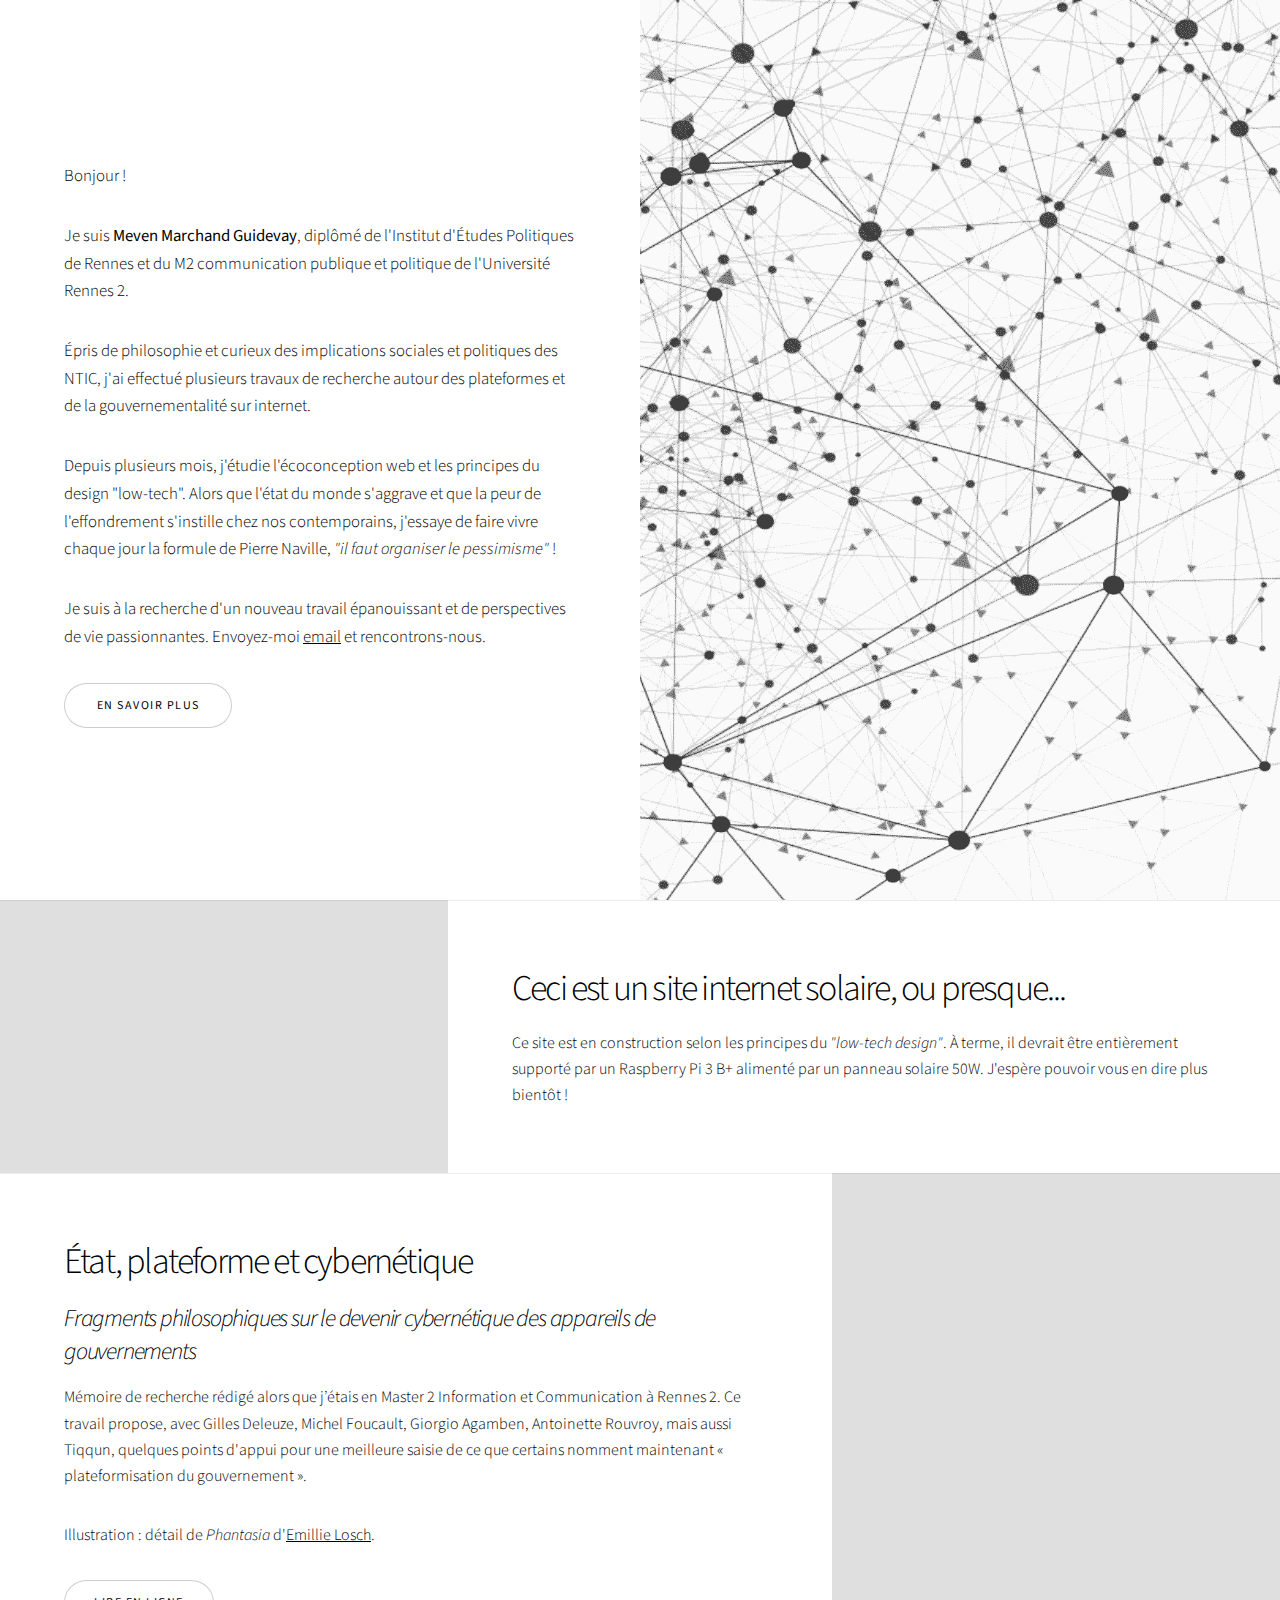
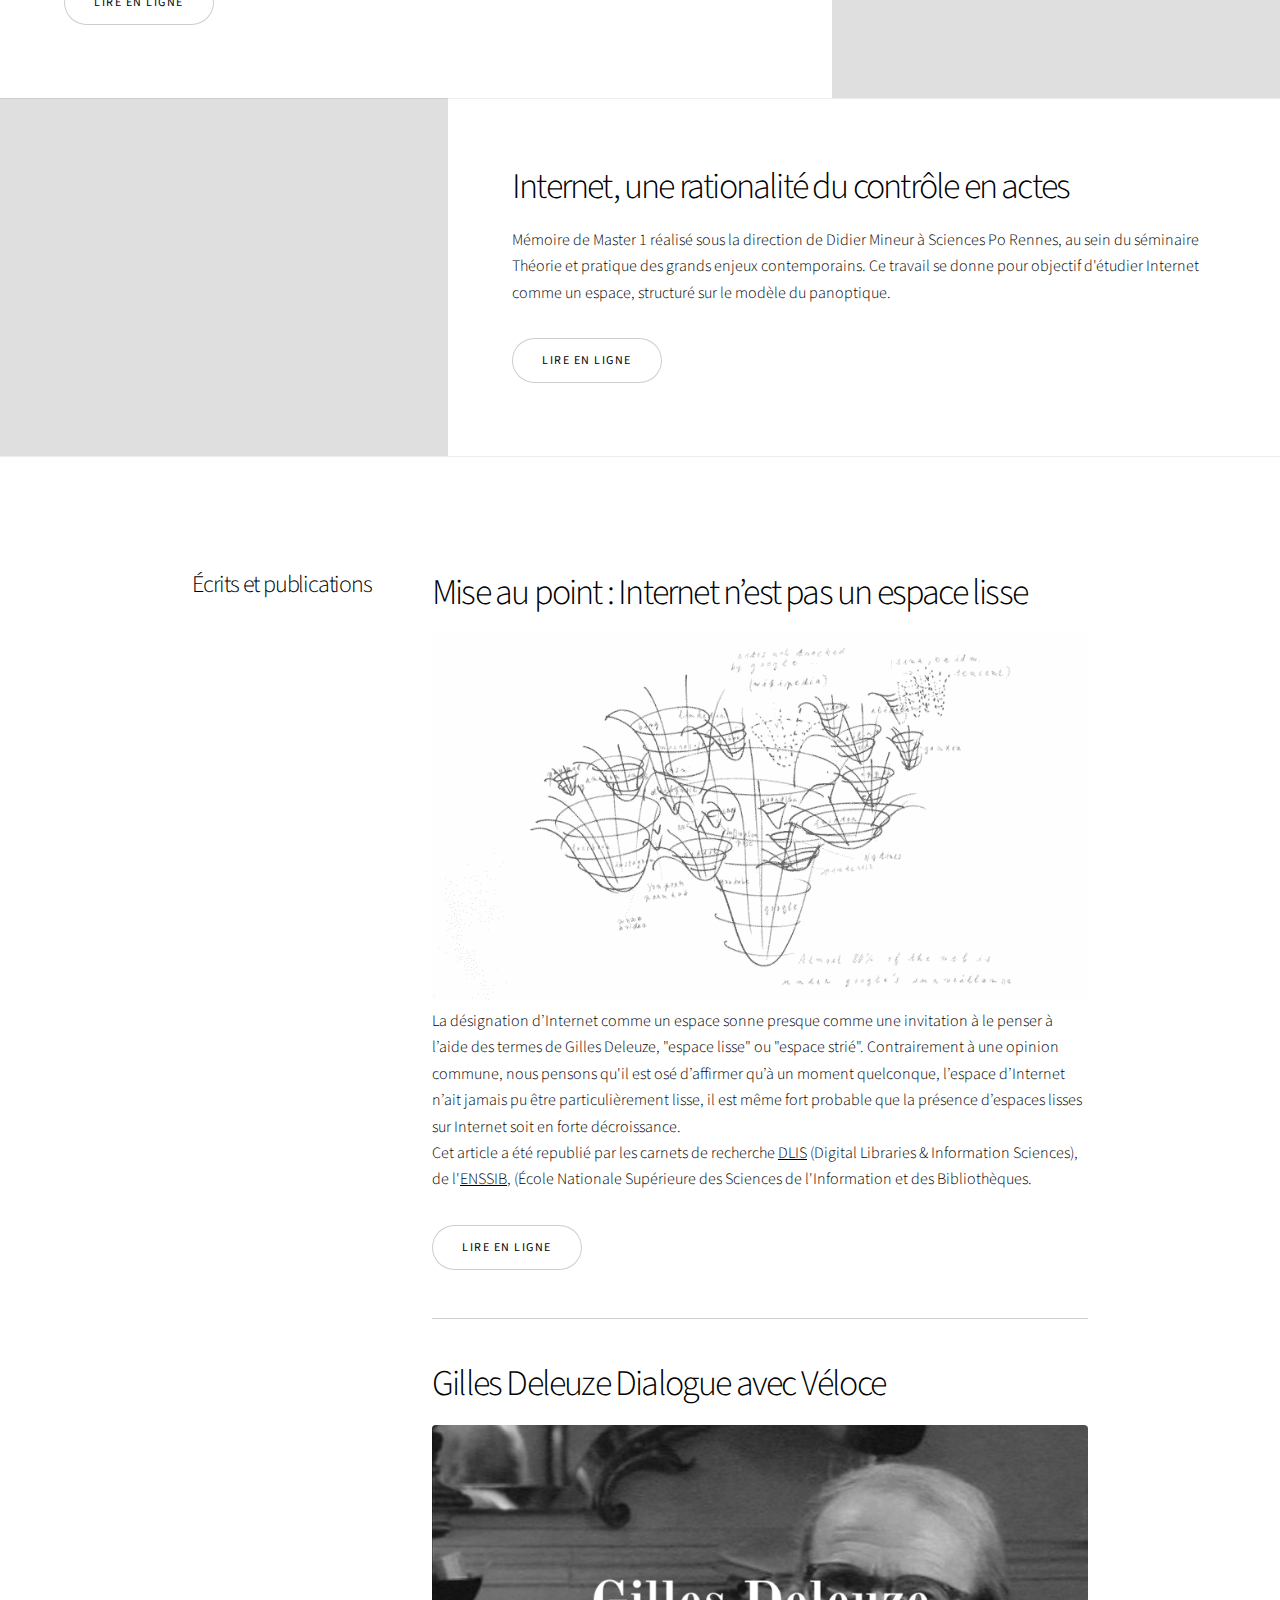
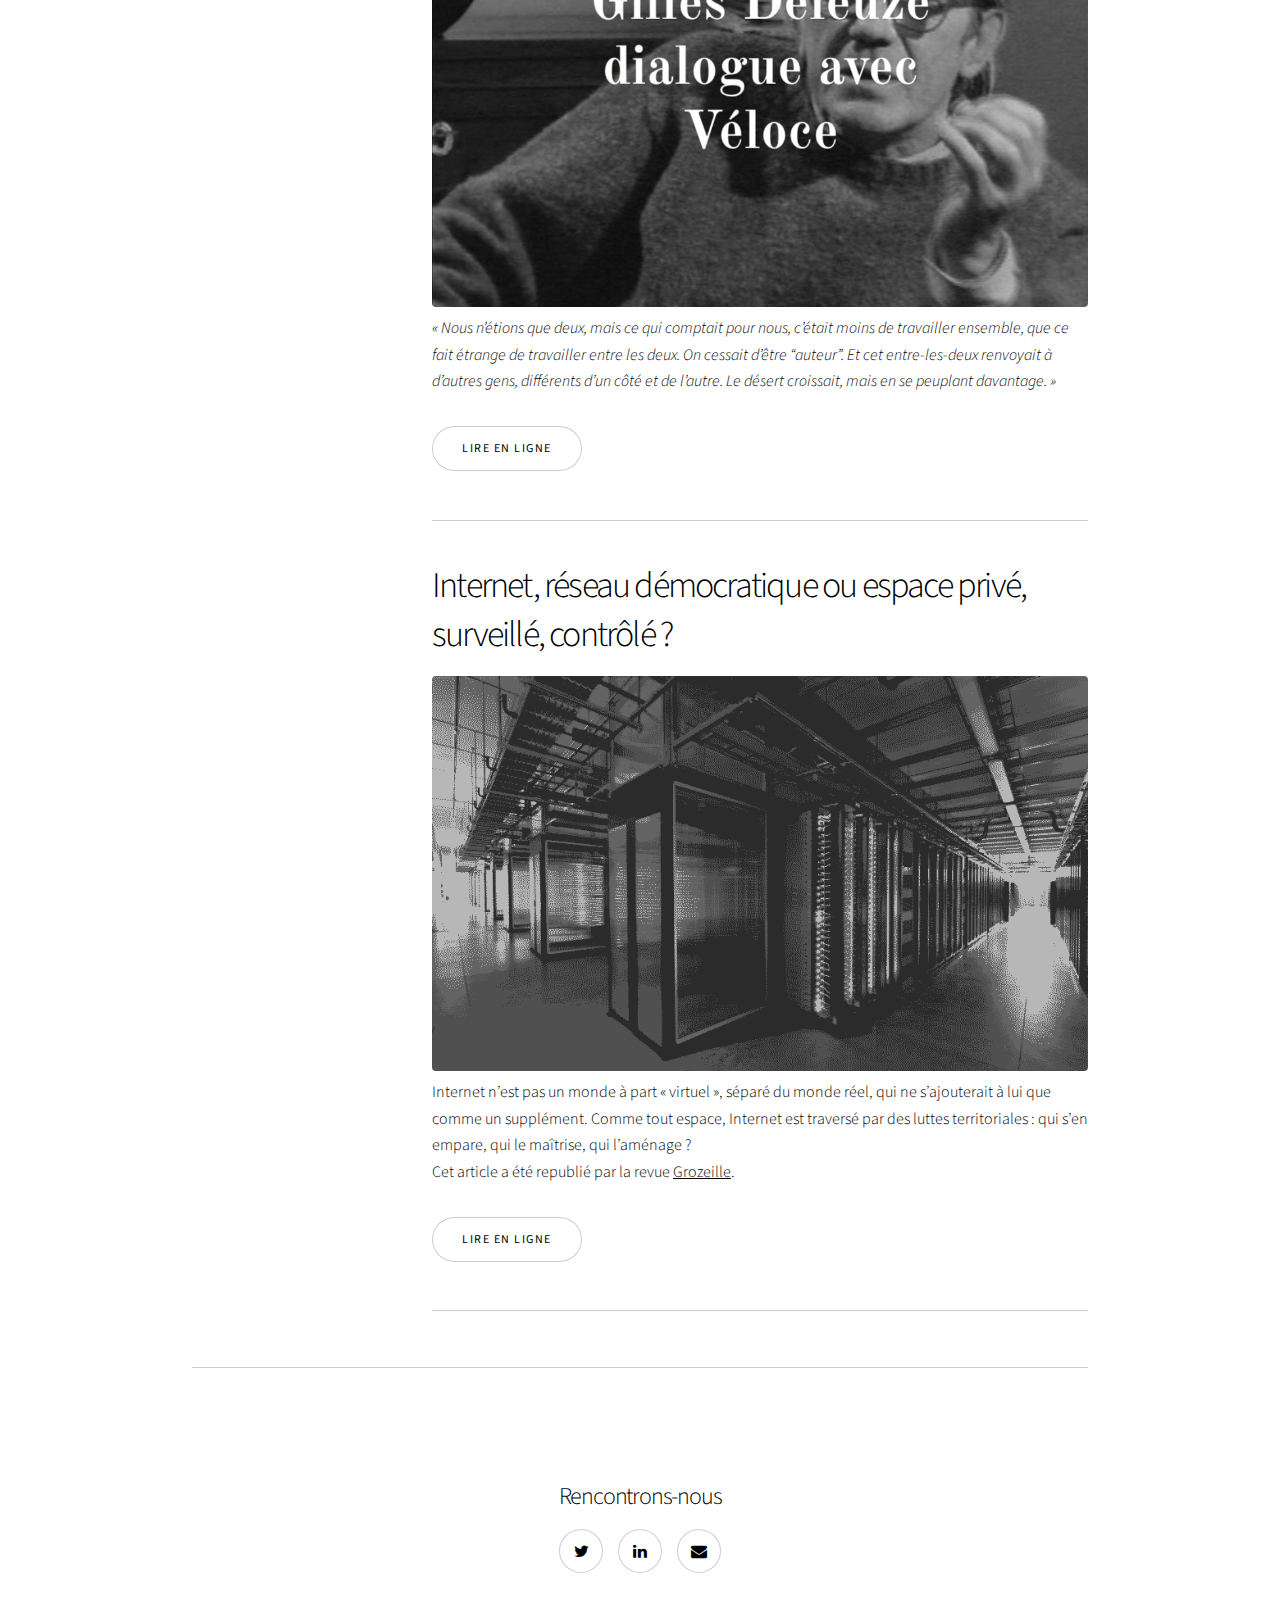
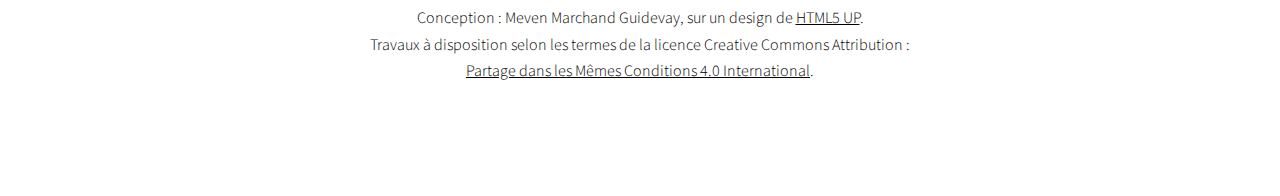
<file: index.html>
<!DOCTYPE HTML>

<html>
	<head>
		<title>Hindelstark</title>
		<meta charset="utf-8" />
		<meta name="viewport" content="width=device-width, initial-scale=1, user-scalable=no" />
		<link rel="stylesheet" href="assets/css/main.css" />
		<noscript><link rel="stylesheet" href="assets/css/noscript.css" /></noscript>
		<meta property="og:title" content="Hindelstark"/>
		<meta property="og:type" content="article"/>
		<meta property="og:url" content="http://hindelstark.eu"/>
		<meta property="og:image" content="http://hindelstark.eu/images/an-infinite-continuity-rhizome-vishnu-jadia-1-e1467036936366.jpg"/>
		<meta property="meta og:description" content="Stratégies de communication basse consommation, fragments philosophiques et autres expérimentations."/>
		<meta property="meta og:locale" content="fr_FR"/>

		</head>
	<body class="is-preload">

		<!-- Wrapper -->
			<div id="wrapper" class="divided">

				<!-- One -->

					<section class="banner style1 orient-left content-align-left image-position-right fullscreen ">
						<div class="content">
							<p class="major">Bonjour !</p>
							<p class="major">Je suis <b>Meven Marchand Guidevay</b>, diplômé de l'Institut d'Études Politiques de Rennes et du M2 communication publique et politique de l'Université Rennes 2.</p>

							<p class="major">Épris de philosophie et curieux des implications sociales et politiques des NTIC, j'ai effectué plusieurs travaux de recherche autour des plateformes et de la gouvernementalité sur internet.</p>

							<p class="major">Depuis plusieurs mois, j'étudie l'écoconception web et les principes du design "low-tech". Alors que l'état du monde s'aggrave et que la peur de l'effondrement s'instille chez nos contemporains, j'essaye de faire vivre chaque jour la formule de Pierre Naville, <i>"il faut organiser le pessimisme"</i> !</p>

							<p class="major">Je suis à la recherche d'un nouveau travail épanouissant et de perspectives de vie passionnantes. Envoyez-moi <a href="mailto:hindelstark@protonmail.com">email</a> et rencontrons-nous.</p>
							<ul class="actions stacked">
								<li><a href="#first" class="button big wide smooth-scroll-middle">En savoir plus</a></li>
							</ul>
						</div>
						<div class="image">
							<img src="images/an-infinite-continuity-rhizome-vishnu-jadia-1-e1467036936366.png" alt="" />
						</div>
					</section>


				<!-- Two -->

					<section class="spotlight style1 orient-right content-align-left image-position-center onscroll-image-fade-in" id="first">
						<div class="content">
							<h2>Ceci est un site internet solaire, ou presque...</h2>
							<p>Ce site est en construction selon les principes du <i>"low-tech design"</i>. À terme, il devrait être entièrement supporté par un Raspberry Pi 3 B+ alimenté par un panneau solaire 50W. J'espère pouvoir vous en dire plus bientôt !
							</p>
						</div>
						<div class="image">
							<img src="images/sunface.png" alt="" />
						</div>
					</section>


				<!-- Three -->
					<section class="spotlight style1 orient-left content-align-left image-position-center onscroll-image-fade-in">
						<div class="content">
							<h2>État, plateforme et cybernétique</h2>
							<h3><i>Fragments philosophiques sur le devenir cybernétique des appareils de gouvernements</i></h3>
							<p>Mémoire de recherche rédigé alors que j’étais en Master 2 Information et Communication à Rennes 2. Ce travail propose, avec Gilles Deleuze, Michel Foucault, Giorgio Agamben, Antoinette Rouvroy, mais aussi Tiqqun, quelques points d'appui pour une meilleure saisie de ce que certains nomment maintenant « plateformisation du gouvernement ».</p>
							<p>Illustration : détail de <i>Phantasia</i> d'<a href="http://www.emilielosch.com">Emillie Losch</a>.</p>
							<ul class="actions stacked">
								<li><a href="http://fragments.webflow.io/" class="button">Lire en ligne</a></li>
							</ul>
						</div>
						<div class="image">
							<img src="images/phantasia.png" alt="" />
						</div>
					</section>

					<!-- Four -->


					<section class="spotlight style1 orient-right content-align-left image-position-center onscroll-image-fade-in" id="first">
						<div class="content">
							<h2>Internet, une rationalité du contrôle en actes</h2>
							<p>Mémoire de Master 1 réalisé sous la direction de Didier Mineur à Sciences Po Rennes, au sein du séminaire Théorie et pratique des grands enjeux contemporains. Ce travail se donne pour objectif d'étudier Internet comme un espace, structuré sur le modèle du panoptique.</p>
							<ul class="actions stacked">
								<li><a href="https://hindelstark.github.io/Memoire-M1/" class="button">Lire en ligne</a></li>
							</ul>
						</div>
						<div class="image">
							<img src="images/louise-drulhe-internet.png" alt="" />
						</div>
					</section>

					<!-- Additional Elements -->
						<section class="wrapper style1 align-center">
							<div class="inner">
								<div class="index align-left">

									<!-- Heading -->
										<section>
											<header>
												<h3>Écrits et publications</h3>
											</header>
											<div class="content">
												<header>
													<h2>Mise au point : Internet n’est pas un espace lisse</h2>
												</header>
												<div class="image ">
													<a href="https://medium.com/@hindelstark/mise-au-point-internet-nest-pas-un-espace-lisse-6693d0e4d60a"><img src="images/louise-drulhe-the-two-webs.png" alt="" width=100%/></a>
												</div>
												<p> La désignation d’Internet comme un espace sonne presque comme une invitation à le penser à l’aide des termes de Gilles Deleuze, "espace lisse" ou "espace strié". Contrairement à une opinion commune, nous pensons qu'il est osé d’affirmer qu’à un moment quelconque, l’espace d’Internet n’ait jamais pu être particulièrement lisse, il est même fort probable que la présence d’espaces lisses sur Internet soit en forte décroissance.</br>
												Cet article a été republié par les carnets de recherche <a href="https://dlis.hypotheses.org/2907">DLIS</a> (Digital Libraries & Information Sciences), de l'<a href="https://www.enssib.fr/">ENSSIB</a>, (École Nationale Supérieure des Sciences de l'Information et des Bibliothèques.</p>
												<ul class="actions stacked">
													<li><a href="https://medium.com/@hindelstark/mise-au-point-internet-nest-pas-un-espace-lisse-6693d0e4d60a" class="button">Lire en ligne</a></li>
												</ul>

												<hr />

												<header>
													<h2>Gilles Deleuze Dialogue avec Véloce</h2>
												</header>
												<div class="image">
													<a href="https://medium.com/@hindelstark/gilles-deleuze-dialogue-avec-v%C3%A9loce-a0ae64ca0966"><img src="images/Deleuze-veloce-hindelstark.png" alt="" width=100%/></a>
												</div>
												<p><i>« Nous n’étions que deux, mais ce qui comptait pour nous, c’était moins de travailler ensemble, que ce fait étrange de travailler entre les deux. On cessait d’être “auteur”. Et cet entre-les-deux renvoyait à d’autres gens, différents d’un côté et de l’autre. Le désert croissait, mais en se peuplant davantage. »</i></p>
												<ul class="actions stacked">
													<li><a href="https://medium.com/@hindelstark/gilles-deleuze-dialogue-avec-v%C3%A9loce-a0ae64ca0966" class="button">Lire en ligne</a></li>
												</ul>

												<hr />

												<header>
													<h2>Internet, réseau démocratique ou espace privé, surveillé, contrôlé ?</h2>
												</header>
												<div class="image">
													<a href="https://medium.com/@hindelstark/internet-r%C3%A9seau-d%C3%A9mocratique-ou-espace-priv%C3%A9-surveill%C3%A9-contr%C3%B4l%C3%A9-d9f1c3530e94"><img src="images/hindelstark-internet.png" alt="" width=100%/></a>
												</div>
												<p>Internet n’est pas un monde à part « virtuel », séparé du monde réel, qui ne s’ajouterait à lui que comme un supplément. Comme tout espace, Internet est traversé par des luttes territoriales : qui s’en empare, qui le maîtrise, qui l’aménage ?</br>
												Cet article a été republié par la revue <a href="https://grozeille.co/internet-reseau-democratique-ou-espace-prive-hierarchise-controle/">Grozeille</a>.</p>
												<ul class="actions stacked">
													<li><a href="https://medium.com/@hindelstark/internet-r%C3%A9seau-d%C3%A9mocratique-ou-espace-priv%C3%A9-surveill%C3%A9-contr%C3%B4l%C3%A9-d9f1c3530e94" class="button">Lire en ligne</a></li>
												</ul>


												<hr />
											</div>
										</section>
				<!-- Footer -->
					<footer class="wrapper style1 align-center">
						<div class="inner">
							<h3>Rencontrons-nous</h3>

							<ul class="icons">
								<li><a href="https://twitter.com/Hindelstark" class="icon style2 fa-twitter"><span class="label">Twitter</span></a></li>
								<li><a href="http://www.linkedin.com/in/meven-marchand-guidevay-04664a95" class="icon style2 fa-linkedin"><span class="label">LinkedIn</span></a></li>
								<li><a href="mailto:hindelstark@protonmail.com" class="icon style2 fa-envelope"><span class="label">Email</span></a></li>

							</ul>
							<p>Conception : Meven Marchand Guidevay, sur un design de <a href="https://html5up.net">HTML5 UP</a>.</br>
								Travaux à disposition selon les termes de la licence Creative Commons Attribution : </br><a href="http://creativecommons.org/licenses/by-nc-sa/4.0/">Partage dans les Mêmes Conditions 4.0 International</a>.</p>
						</div>
					</footer>

			</div>

			<!-- Scripts -->
				<script src="assets/js/jquery.min.js"></script>
				<script src="assets/js/jquery.scrollex.min.js"></script>
				<script src="assets/js/jquery.scrolly.min.js"></script>
				<script src="assets/js/browser.min.js"></script>
				<script src="assets/js/breakpoints.min.js"></script>
				<script src="assets/js/util.js"></script>
				<script src="assets/js/main.js"></script>
	</body>
</html>
</file>
<file: assets/css/noscript.css>
/*
	Story by HTML5 UP
	html5up.net | @ajlkn
	Free for personal and commercial use under the CCA 3.0 license (html5up.net/license)
*/

/* Banner (transitions) */

	.banner.onload-content-fade-up .content {
		-moz-transition: none;
		-webkit-transition: none;
		-ms-transition: none;
		transition: none;
	}

	body.is-preload .banner.onload-content-fade-up .content {
		-moz-transform: none;
		-webkit-transform: none;
		-ms-transform: none;
		transform: none;
		opacity: 1;
	}

	.banner.onload-content-fade-down .content {
		-moz-transition: none;
		-webkit-transition: none;
		-ms-transition: none;
		transition: none;
	}

	body.is-preload .banner.onload-content-fade-down .content {
		-moz-transform: none;
		-webkit-transform: none;
		-ms-transform: none;
		transform: none;
		opacity: 1;
	}

	.banner.onload-content-fade-left .content {
		-moz-transition: none;
		-webkit-transition: none;
		-ms-transition: none;
		transition: none;
	}

	body.is-preload .banner.onload-content-fade-left .content {
		-moz-transform: none;
		-webkit-transform: none;
		-ms-transform: none;
		transform: none;
		opacity: 1;
	}

	.banner.onload-content-fade-right .content {
		-moz-transition: none;
		-webkit-transition: none;
		-ms-transition: none;
		transition: none;
	}

	body.is-preload .banner.onload-content-fade-right .content {
		-moz-transform: none;
		-webkit-transform: none;
		-ms-transform: none;
		transform: none;
		opacity: 1;
	}

	.banner.onload-content-fade-in .content {
		-moz-transition: none;
		-webkit-transition: none;
		-ms-transition: none;
		transition: none;
	}

	body.is-preload .banner.onload-content-fade-in .content {
		-moz-transform: none;
		-webkit-transform: none;
		-ms-transform: none;
		transform: none;
		opacity: 1;
	}

	.banner.onload-image-fade-up .image {
		-moz-transition: none;
		-webkit-transition: none;
		-ms-transition: none;
		transition: none;
	}

		.banner.onload-image-fade-up .image img {
			-moz-transition: none;
			-webkit-transition: none;
			-ms-transition: none;
			transition: none;
		}

	body.is-preload .banner.onload-image-fade-up .image {
		-moz-transform: none;
		-webkit-transform: none;
		-ms-transform: none;
		transform: none;
		opacity: 1;
	}

		body.is-preload .banner.onload-image-fade-up .image img {
			opacity: 1;
		}

	.banner.onload-image-fade-down .image {
		-moz-transition: none;
		-webkit-transition: none;
		-ms-transition: none;
		transition: none;
	}

		.banner.onload-image-fade-down .image img {
			-moz-transition: none;
			-webkit-transition: none;
			-ms-transition: none;
			transition: none;
		}

	body.is-preload .banner.onload-image-fade-down .image {
		-moz-transform: none;
		-webkit-transform: none;
		-ms-transform: none;
		transform: none;
		opacity: 1;
	}

		body.is-preload .banner.onload-image-fade-down .image img {
			opacity: 1;
		}

	.banner.onload-image-fade-left .image {
		-moz-transition: none;
		-webkit-transition: none;
		-ms-transition: none;
		transition: none;
	}

		.banner.onload-image-fade-left .image img {
			-moz-transition: none;
			-webkit-transition: none;
			-ms-transition: none;
			transition: none;
		}

	body.is-preload .banner.onload-image-fade-left .image {
		-moz-transform: none;
		-webkit-transform: none;
		-ms-transform: none;
		transform: none;
		opacity: 1;
	}

		body.is-preload .banner.onload-image-fade-left .image img {
			opacity: 1;
		}

	.banner.onload-image-fade-right .image {
		-moz-transition: none;
		-webkit-transition: none;
		-ms-transition: none;
		transition: none;
	}

		.banner.onload-image-fade-right .image img {
			-moz-transition: none;
			-webkit-transition: none;
			-ms-transition: none;
			transition: none;
		}

	body.is-preload .banner.onload-image-fade-right .image {
		-moz-transform: none;
		-webkit-transform: none;
		-ms-transform: none;
		transform: none;
		opacity: 1;
	}

		body.is-preload .banner.onload-image-fade-right .image img {
			opacity: 1;
		}

	.banner.onload-image-fade-in .image img {
		-moz-transition: none;
		-webkit-transition: none;
		-ms-transition: none;
		transition: none;
	}

	body.is-preload .banner.onload-image-fade-in .image img {
		opacity: 1;
	}

	.banner.onscroll-content-fade-up .content {
		-moz-transition: none;
		-webkit-transition: none;
		-ms-transition: none;
		transition: none;
	}

	.banner.onscroll-content-fade-up.is-inactive .content {
		-moz-transform: none;
		-webkit-transform: none;
		-ms-transform: none;
		transform: none;
		opacity: 1;
	}

	.banner.onscroll-content-fade-down .content {
		-moz-transition: none;
		-webkit-transition: none;
		-ms-transition: none;
		transition: none;
	}

	.banner.onscroll-content-fade-down.is-inactive .content {
		-moz-transform: none;
		-webkit-transform: none;
		-ms-transform: none;
		transform: none;
		opacity: 1;
	}

	.banner.onscroll-content-fade-left .content {
		-moz-transition: none;
		-webkit-transition: none;
		-ms-transition: none;
		transition: none;
	}

	.banner.onscroll-content-fade-left.is-inactive .content {
		-moz-transform: none;
		-webkit-transform: none;
		-ms-transform: none;
		transform: none;
		opacity: 1;
	}

	.banner.onscroll-content-fade-right .content {
		-moz-transition: none;
		-webkit-transition: none;
		-ms-transition: none;
		transition: none;
	}

	.banner.onscroll-content-fade-right.is-inactive .content {
		-moz-transform: none;
		-webkit-transform: none;
		-ms-transform: none;
		transform: none;
		opacity: 1;
	}

	.banner.onscroll-content-fade-in .content {
		-moz-transition: none;
		-webkit-transition: none;
		-ms-transition: none;
		transition: none;
	}

	.banner.onscroll-content-fade-in.is-inactive .content {
		-moz-transform: none;
		-webkit-transform: none;
		-ms-transform: none;
		transform: none;
		opacity: 1;
	}

	.banner.onscroll-image-fade-up .image {
		-moz-transition: none;
		-webkit-transition: none;
		-ms-transition: none;
		transition: none;
	}

		.banner.onscroll-image-fade-up .image img {
			-moz-transition: none;
			-webkit-transition: none;
			-ms-transition: none;
			transition: none;
		}

	.banner.onscroll-image-fade-up.is-inactive .image {
		-moz-transform: none;
		-webkit-transform: none;
		-ms-transform: none;
		transform: none;
		opacity: 1;
	}

		.banner.onscroll-image-fade-up.is-inactive .image img {
			opacity: 1;
		}

	.banner.onscroll-image-fade-down .image {
		-moz-transition: none;
		-webkit-transition: none;
		-ms-transition: none;
		transition: none;
	}

		.banner.onscroll-image-fade-down .image img {
			-moz-transition: none;
			-webkit-transition: none;
			-ms-transition: none;
			transition: none;
		}

	.banner.onscroll-image-fade-down.is-inactive .image {
		-moz-transform: none;
		-webkit-transform: none;
		-ms-transform: none;
		transform: none;
		opacity: 1;
	}

		.banner.onscroll-image-fade-down.is-inactive .image img {
			opacity: 1;
		}

	.banner.onscroll-image-fade-left .image {
		-moz-transition: none;
		-webkit-transition: none;
		-ms-transition: none;
		transition: none;
	}

		.banner.onscroll-image-fade-left .image img {
			-moz-transition: none;
			-webkit-transition: none;
			-ms-transition: none;
			transition: none;
		}

	.banner.onscroll-image-fade-left.is-inactive .image {
		-moz-transform: none;
		-webkit-transform: none;
		-ms-transform: none;
		transform: none;
		opacity: 1;
	}

		.banner.onscroll-image-fade-left.is-inactive .image img {
			opacity: 1;
		}

	.banner.onscroll-image-fade-right .image {
		-moz-transition: none;
		-webkit-transition: none;
		-ms-transition: none;
		transition: none;
	}

		.banner.onscroll-image-fade-right .image img {
			-moz-transition: none;
			-webkit-transition: none;
			-ms-transition: none;
			transition: none;
		}

	.banner.onscroll-image-fade-right.is-inactive .image {
		-moz-transform: none;
		-webkit-transform: none;
		-ms-transform: none;
		transform: none;
		opacity: 1;
	}

		.banner.onscroll-image-fade-right.is-inactive .image img {
			opacity: 1;
		}

	.banner.onscroll-image-fade-in .image img {
		-moz-transition: none;
		-webkit-transition: none;
		-ms-transition: none;
		transition: none;
	}

	.banner.onscroll-image-fade-in.is-inactive .image img {
		opacity: 1;
	}
</file>
<file: assets/css/main.css>
@import url(font-awesome.min.css);
@import url("https://fonts.googleapis.com/css?family=Source+Sans+Pro:300,300i,400,400i");

/*
	Story by HTML5 UP
	html5up.net | @ajlkn
	Free for personal and commercial use under the CCA 3.0 license (html5up.net/license)
*/

html, body, div, span, applet, object,
iframe, h1, h2, h3, h4, h5, h6, p, blockquote,
pre, a, abbr, acronym, address, big, cite,
code, del, dfn, em, img, ins, kbd, q, s, samp,
small, strike, strong, sub, sup, tt, var, b,
u, i, center, dl, dt, dd, ol, ul, li, fieldset,
form, label, legend, table, caption, tbody,
tfoot, thead, tr, th, td, article, aside,
canvas, details, embed, figure, figcaption,
footer, header, hgroup, menu, nav, output, ruby,
section, summary, time, mark, audio, video {
	margin: 0;
	padding: 0;
	border: 0;
	font-size: 100%;
	font: inherit;
	vertical-align: baseline;}

article, aside, details, figcaption, figure,
footer, header, hgroup, menu, nav, section {
	display: block;}

body {
	line-height: 1;
}

ol, ul {
	list-style: none;
}

blockquote, q {
	quotes: none;
}

	blockquote:before, blockquote:after, q:before, q:after {
		content: '';
		content: none;
	}

table {
	border-collapse: collapse;
	border-spacing: 0;
}

body {
	-webkit-text-size-adjust: none;
}

mark {
	background-color: transparent;
	color: inherit;
}

input::-moz-focus-inner {
	border: 0;
	padding: 0;
}

input, select, textarea {
	-moz-appearance: none;
	-webkit-appearance: none;
	-ms-appearance: none;
	appearance: none;
}

/* Basic */

	@-ms-viewport {
		width: device-width;
	}

	body {
		-ms-overflow-style: scrollbar;
	}

	@media screen and (max-width: 480px) {

		html, body {
			min-width: 320px;
		}

	}

	html {
		box-sizing: border-box;
	}

	*, *:before, *:after {
		box-sizing: inherit;
	}

	body {
		background: #ffffff;
	}

		body.is-preload *, body.is-preload *:before, body.is-preload *:after {
			-moz-animation: none !important;
			-webkit-animation: none !important;
			-ms-animation: none !important;
			animation: none !important;
			-moz-transition: none !important;
			-webkit-transition: none !important;
			-ms-transition: none !important;
			transition: none !important;
		}

/* Type */

	html {
		font-size: 18pt;
	}

		@media screen and (max-width: 1680px) {

			html {
				font-size: 14pt;
			}

		}

		@media screen and (max-width: 1280px) {

			html {
				font-size: 12pt;
			}

		}

		@media screen and (max-width: 736px) {

			html {
				font-size: 11pt;
			}

		}

		@media screen and (max-width: 360px) {

			html {
				font-size: 10pt;
			}

		}

	body {
		background-color: #ffffff;
		color: #000000;
	}

	body, input, select, textarea {
		font-family: "Source Sans Pro", Helvetica, sans-serif;
		font-size: 1rem;
		font-weight: 300;
		line-height: 1.65;
	}

	a {
		-moz-transition: color 0.2s ease-in-out;
		-webkit-transition: color 0.2s ease-in-out;
		-ms-transition: color 0.2s ease-in-out;
		transition: color 0.2s ease-in-out;
		text-decoration: underline;
	}

		a:hover {
			text-decoration: none;
		}

	strong, b {
		font-weight: 400;
	}

	em, i {
		font-style: italic;
	}

	p {
		margin: 0 0 2rem 0;
	}

		p.major {
			font-size: 1.05rem;
		}

	h1, h2, h3, h4, h5, h6 {
		font-weight: 300;
		line-height: 1.375;
		letter-spacing: -0.05em;
		margin: 0 0 1rem 0;
	}

		h1 a, h2 a, h3 a, h4 a, h5 a, h6 a {
			color: inherit;
			text-decoration: none;
		}

	h1 {
		font-size: 3.5rem;
		line-height: 1.2;
	}

	h2 {
		font-size: 2.25rem;
	}

	h3 {
		font-size: 1.5rem;
	}

	h4 {
		font-size: 1.1rem;
	}

	h5 {
		font-size: 0.9rem;
	}

	h6 {
		font-size: 0.7rem;
	}

	sub {
		font-size: 0.8rem;
		position: relative;
		top: 0.5rem;
	}

	sup {
		font-size: 0.8rem;
		position: relative;
		top: -0.5rem;
	}

	blockquote {
		border-left: solid 4px;
		font-style: italic;
		margin: 0 0 2rem 0;
		padding: 0.5rem 0 0.5rem 2rem;
	}

	code {
		border-radius: 4px;
		font-family: "Courier New", monospace;
		font-size: 0.9em;
		margin: 0 0.25rem;
		padding: 0.25rem 0.325rem;
	}

	pre {
		-webkit-overflow-scrolling: touch;
		font-family: "Courier New", monospace;
		font-size: 0.9em;
		margin: 0 0 2rem 0;
	}

		pre code {
			display: block;
			line-height: 1.5;
			padding: 0.75rem 1rem;
			overflow-x: auto;
		}

	hr {
		border: 0;
		border-bottom: solid 1px;
		margin: 2.5rem 0;
	}

		hr.major {
			margin: 3.5rem 0;
		}

	.align-left {
		text-align: left;
	}

	.align-center {
		text-align: center;
	}

	.align-right {
		text-align: right;
	}

	@media screen and (max-width: 736px) {

		p.major {
			font-size: 1.1rem;
		}

		h1 {
			font-size: 2.5rem;
		}

		h2 {
			font-size: 2rem;
		}

		h3 {
			font-size: 1.25rem;
		}

		h4 {
			font-size: 1rem;
		}

	}

	input, select, textarea {
		color: #000000;
	}

	a {
		color: #000000;
	}

		a:hover {
			color: #47D3E5;
		}

	strong, b {
		color: #000000;
	}

	h1, h2, h3, h4, h5, h6 {
		color: #000000;
	}

	blockquote {
		border-left-color: rgba(0, 0, 0, 0.2);
	}

	code {
		background: rgba(0, 0, 0, 0.05);
		border-color: rgba(0, 0, 0, 0.2);
	}

	hr {
		border-bottom-color: rgba(0, 0, 0, 0.2);
	}

/* Row */

	.row {
		display: flex;
		flex-wrap: wrap;
		box-sizing: border-box;
		align-items: stretch;
	}

		.row > * {
			box-sizing: border-box;
		}

		.row.gtr-uniform > * > :last-child {
			margin-bottom: 0;
		}

		.row.aln-left {
			justify-content: flex-start;
		}

		.row.aln-center {
			justify-content: center;
		}

		.row.aln-right {
			justify-content: flex-end;
		}

		.row.aln-top {
			align-items: flex-start;
		}

		.row.aln-middle {
			align-items: center;
		}

		.row.aln-bottom {
			align-items: flex-end;
		}

		.row > .imp {
			order: -1;
		}

		.row > .col-1 {
			width: 8.3333333333%;
		}

		.row > .off-1 {
			margin-left: 8.3333333333%;
		}

		.row > .col-2 {
			width: 16.6666666667%;
		}

		.row > .off-2 {
			margin-left: 16.6666666667%;
		}

		.row > .col-3 {
			width: 25%;
		}

		.row > .off-3 {
			margin-left: 25%;
		}

		.row > .col-4 {
			width: 33.3333333333%;
		}

		.row > .off-4 {
			margin-left: 33.3333333333%;
		}

		.row > .col-5 {
			width: 41.6666666667%;
		}

		.row > .off-5 {
			margin-left: 41.6666666667%;
		}

		.row > .col-6 {
			width: 50%;
		}

		.row > .off-6 {
			margin-left: 50%;
		}

		.row > .col-7 {
			width: 58.3333333333%;
		}

		.row > .off-7 {
			margin-left: 58.3333333333%;
		}

		.row > .col-8 {
			width: 66.6666666667%;
		}

		.row > .off-8 {
			margin-left: 66.6666666667%;
		}

		.row > .col-9 {
			width: 75%;
		}

		.row > .off-9 {
			margin-left: 75%;
		}

		.row > .col-10 {
			width: 83.3333333333%;
		}

		.row > .off-10 {
			margin-left: 83.3333333333%;
		}

		.row > .col-11 {
			width: 91.6666666667%;
		}

		.row > .off-11 {
			margin-left: 91.6666666667%;
		}

		.row > .col-12 {
			width: 100%;
		}

		.row > .off-12 {
			margin-left: 100%;
		}

		.row.gtr-0 {
			margin-top: 0;
			margin-left: 0rem;
		}

			.row.gtr-0 > * {
				padding: 0 0 0 0rem;
			}

			.row.gtr-0.gtr-uniform {
				margin-top: 0rem;
			}

				.row.gtr-0.gtr-uniform > * {
					padding-top: 0rem;
				}

		.row.gtr-25 {
			margin-top: 0;
			margin-left: -0.5rem;
		}

			.row.gtr-25 > * {
				padding: 0 0 0 0.5rem;
			}

			.row.gtr-25.gtr-uniform {
				margin-top: -0.5rem;
			}

				.row.gtr-25.gtr-uniform > * {
					padding-top: 0.5rem;
				}

		.row.gtr-50 {
			margin-top: 0;
			margin-left: -1rem;
		}

			.row.gtr-50 > * {
				padding: 0 0 0 1rem;
			}

			.row.gtr-50.gtr-uniform {
				margin-top: -1rem;
			}

				.row.gtr-50.gtr-uniform > * {
					padding-top: 1rem;
				}

		.row {
			margin-top: 0;
			margin-left: -2rem;
		}

			.row > * {
				padding: 0 0 0 2rem;
			}

			.row.gtr-uniform {
				margin-top: -2rem;
			}

				.row.gtr-uniform > * {
					padding-top: 2rem;
				}

		.row.gtr-150 {
			margin-top: 0;
			margin-left: -3rem;
		}

			.row.gtr-150 > * {
				padding: 0 0 0 3rem;
			}

			.row.gtr-150.gtr-uniform {
				margin-top: -3rem;
			}

				.row.gtr-150.gtr-uniform > * {
					padding-top: 3rem;
				}

		.row.gtr-200 {
			margin-top: 0;
			margin-left: -4rem;
		}

			.row.gtr-200 > * {
				padding: 0 0 0 4rem;
			}

			.row.gtr-200.gtr-uniform {
				margin-top: -4rem;
			}

				.row.gtr-200.gtr-uniform > * {
					padding-top: 4rem;
				}

		@media screen and (max-width: 1680px) {

			.row {
				display: flex;
				flex-wrap: wrap;
				box-sizing: border-box;
				align-items: stretch;
			}

				.row > * {
					box-sizing: border-box;
				}

				.row.gtr-uniform > * > :last-child {
					margin-bottom: 0;
				}

				.row.aln-left {
					justify-content: flex-start;
				}

				.row.aln-center {
					justify-content: center;
				}

				.row.aln-right {
					justify-content: flex-end;
				}

				.row.aln-top {
					align-items: flex-start;
				}

				.row.aln-middle {
					align-items: center;
				}

				.row.aln-bottom {
					align-items: flex-end;
				}

				.row > .imp-xlarge {
					order: -1;
				}

				.row > .col-1-xlarge {
					width: 8.3333333333%;
				}

				.row > .off-1-xlarge {
					margin-left: 8.3333333333%;
				}

				.row > .col-2-xlarge {
					width: 16.6666666667%;
				}

				.row > .off-2-xlarge {
					margin-left: 16.6666666667%;
				}

				.row > .col-3-xlarge {
					width: 25%;
				}

				.row > .off-3-xlarge {
					margin-left: 25%;
				}

				.row > .col-4-xlarge {
					width: 33.3333333333%;
				}

				.row > .off-4-xlarge {
					margin-left: 33.3333333333%;
				}

				.row > .col-5-xlarge {
					width: 41.6666666667%;
				}

				.row > .off-5-xlarge {
					margin-left: 41.6666666667%;
				}

				.row > .col-6-xlarge {
					width: 50%;
				}

				.row > .off-6-xlarge {
					margin-left: 50%;
				}

				.row > .col-7-xlarge {
					width: 58.3333333333%;
				}

				.row > .off-7-xlarge {
					margin-left: 58.3333333333%;
				}

				.row > .col-8-xlarge {
					width: 66.6666666667%;
				}

				.row > .off-8-xlarge {
					margin-left: 66.6666666667%;
				}

				.row > .col-9-xlarge {
					width: 75%;
				}

				.row > .off-9-xlarge {
					margin-left: 75%;
				}

				.row > .col-10-xlarge {
					width: 83.3333333333%;
				}

				.row > .off-10-xlarge {
					margin-left: 83.3333333333%;
				}

				.row > .col-11-xlarge {
					width: 91.6666666667%;
				}

				.row > .off-11-xlarge {
					margin-left: 91.6666666667%;
				}

				.row > .col-12-xlarge {
					width: 100%;
				}

				.row > .off-12-xlarge {
					margin-left: 100%;
				}

				.row.gtr-0 {
					margin-top: 0;
					margin-left: 0rem;
				}

					.row.gtr-0 > * {
						padding: 0 0 0 0rem;
					}

					.row.gtr-0.gtr-uniform {
						margin-top: 0rem;
					}

						.row.gtr-0.gtr-uniform > * {
							padding-top: 0rem;
						}

				.row.gtr-25 {
					margin-top: 0;
					margin-left: -0.5rem;
				}

					.row.gtr-25 > * {
						padding: 0 0 0 0.5rem;
					}

					.row.gtr-25.gtr-uniform {
						margin-top: -0.5rem;
					}

						.row.gtr-25.gtr-uniform > * {
							padding-top: 0.5rem;
						}

				.row.gtr-50 {
					margin-top: 0;
					margin-left: -1rem;
				}

					.row.gtr-50 > * {
						padding: 0 0 0 1rem;
					}

					.row.gtr-50.gtr-uniform {
						margin-top: -1rem;
					}

						.row.gtr-50.gtr-uniform > * {
							padding-top: 1rem;
						}

				.row {
					margin-top: 0;
					margin-left: -2rem;
				}

					.row > * {
						padding: 0 0 0 2rem;
					}

					.row.gtr-uniform {
						margin-top: -2rem;
					}

						.row.gtr-uniform > * {
							padding-top: 2rem;
						}

				.row.gtr-150 {
					margin-top: 0;
					margin-left: -3rem;
				}

					.row.gtr-150 > * {
						padding: 0 0 0 3rem;
					}

					.row.gtr-150.gtr-uniform {
						margin-top: -3rem;
					}

						.row.gtr-150.gtr-uniform > * {
							padding-top: 3rem;
						}

				.row.gtr-200 {
					margin-top: 0;
					margin-left: -4rem;
				}

					.row.gtr-200 > * {
						padding: 0 0 0 4rem;
					}

					.row.gtr-200.gtr-uniform {
						margin-top: -4rem;
					}

						.row.gtr-200.gtr-uniform > * {
							padding-top: 4rem;
						}

		}

		@media screen and (max-width: 1280px) {

			.row {
				display: flex;
				flex-wrap: wrap;
				box-sizing: border-box;
				align-items: stretch;
			}

				.row > * {
					box-sizing: border-box;
				}

				.row.gtr-uniform > * > :last-child {
					margin-bottom: 0;
				}

				.row.aln-left {
					justify-content: flex-start;
				}

				.row.aln-center {
					justify-content: center;
				}

				.row.aln-right {
					justify-content: flex-end;
				}

				.row.aln-top {
					align-items: flex-start;
				}

				.row.aln-middle {
					align-items: center;
				}

				.row.aln-bottom {
					align-items: flex-end;
				}

				.row > .imp-large {
					order: -1;
				}

				.row > .col-1-large {
					width: 8.3333333333%;
				}

				.row > .off-1-large {
					margin-left: 8.3333333333%;
				}

				.row > .col-2-large {
					width: 16.6666666667%;
				}

				.row > .off-2-large {
					margin-left: 16.6666666667%;
				}

				.row > .col-3-large {
					width: 25%;
				}

				.row > .off-3-large {
					margin-left: 25%;
				}

				.row > .col-4-large {
					width: 33.3333333333%;
				}

				.row > .off-4-large {
					margin-left: 33.3333333333%;
				}

				.row > .col-5-large {
					width: 41.6666666667%;
				}

				.row > .off-5-large {
					margin-left: 41.6666666667%;
				}

				.row > .col-6-large {
					width: 50%;
				}

				.row > .off-6-large {
					margin-left: 50%;
				}

				.row > .col-7-large {
					width: 58.3333333333%;
				}

				.row > .off-7-large {
					margin-left: 58.3333333333%;
				}

				.row > .col-8-large {
					width: 66.6666666667%;
				}

				.row > .off-8-large {
					margin-left: 66.6666666667%;
				}

				.row > .col-9-large {
					width: 75%;
				}

				.row > .off-9-large {
					margin-left: 75%;
				}

				.row > .col-10-large {
					width: 83.3333333333%;
				}

				.row > .off-10-large {
					margin-left: 83.3333333333%;
				}

				.row > .col-11-large {
					width: 91.6666666667%;
				}

				.row > .off-11-large {
					margin-left: 91.6666666667%;
				}

				.row > .col-12-large {
					width: 100%;
				}

				.row > .off-12-large {
					margin-left: 100%;
				}

				.row.gtr-0 {
					margin-top: 0;
					margin-left: 0rem;
				}

					.row.gtr-0 > * {
						padding: 0 0 0 0rem;
					}

					.row.gtr-0.gtr-uniform {
						margin-top: 0rem;
					}

						.row.gtr-0.gtr-uniform > * {
							padding-top: 0rem;
						}

				.row.gtr-25 {
					margin-top: 0;
					margin-left: -0.5rem;
				}

					.row.gtr-25 > * {
						padding: 0 0 0 0.5rem;
					}

					.row.gtr-25.gtr-uniform {
						margin-top: -0.5rem;
					}

						.row.gtr-25.gtr-uniform > * {
							padding-top: 0.5rem;
						}

				.row.gtr-50 {
					margin-top: 0;
					margin-left: -1rem;
				}

					.row.gtr-50 > * {
						padding: 0 0 0 1rem;
					}

					.row.gtr-50.gtr-uniform {
						margin-top: -1rem;
					}

						.row.gtr-50.gtr-uniform > * {
							padding-top: 1rem;
						}

				.row {
					margin-top: 0;
					margin-left: -2rem;
				}

					.row > * {
						padding: 0 0 0 2rem;
					}

					.row.gtr-uniform {
						margin-top: -2rem;
					}

						.row.gtr-uniform > * {
							padding-top: 2rem;
						}

				.row.gtr-150 {
					margin-top: 0;
					margin-left: -3rem;
				}

					.row.gtr-150 > * {
						padding: 0 0 0 3rem;
					}

					.row.gtr-150.gtr-uniform {
						margin-top: -3rem;
					}

						.row.gtr-150.gtr-uniform > * {
							padding-top: 3rem;
						}

				.row.gtr-200 {
					margin-top: 0;
					margin-left: -4rem;
				}

					.row.gtr-200 > * {
						padding: 0 0 0 4rem;
					}

					.row.gtr-200.gtr-uniform {
						margin-top: -4rem;
					}

						.row.gtr-200.gtr-uniform > * {
							padding-top: 4rem;
						}

		}

		@media screen and (max-width: 980px) {

			.row {
				display: flex;
				flex-wrap: wrap;
				box-sizing: border-box;
				align-items: stretch;
			}

				.row > * {
					box-sizing: border-box;
				}

				.row.gtr-uniform > * > :last-child {
					margin-bottom: 0;
				}

				.row.aln-left {
					justify-content: flex-start;
				}

				.row.aln-center {
					justify-content: center;
				}

				.row.aln-right {
					justify-content: flex-end;
				}

				.row.aln-top {
					align-items: flex-start;
				}

				.row.aln-middle {
					align-items: center;
				}

				.row.aln-bottom {
					align-items: flex-end;
				}

				.row > .imp-medium {
					order: -1;
				}

				.row > .col-1-medium {
					width: 8.3333333333%;
				}

				.row > .off-1-medium {
					margin-left: 8.3333333333%;
				}

				.row > .col-2-medium {
					width: 16.6666666667%;
				}

				.row > .off-2-medium {
					margin-left: 16.6666666667%;
				}

				.row > .col-3-medium {
					width: 25%;
				}

				.row > .off-3-medium {
					margin-left: 25%;
				}

				.row > .col-4-medium {
					width: 33.3333333333%;
				}

				.row > .off-4-medium {
					margin-left: 33.3333333333%;
				}

				.row > .col-5-medium {
					width: 41.6666666667%;
				}

				.row > .off-5-medium {
					margin-left: 41.6666666667%;
				}

				.row > .col-6-medium {
					width: 50%;
				}

				.row > .off-6-medium {
					margin-left: 50%;
				}

				.row > .col-7-medium {
					width: 58.3333333333%;
				}

				.row > .off-7-medium {
					margin-left: 58.3333333333%;
				}

				.row > .col-8-medium {
					width: 66.6666666667%;
				}

				.row > .off-8-medium {
					margin-left: 66.6666666667%;
				}

				.row > .col-9-medium {
					width: 75%;
				}

				.row > .off-9-medium {
					margin-left: 75%;
				}

				.row > .col-10-medium {
					width: 83.3333333333%;
				}

				.row > .off-10-medium {
					margin-left: 83.3333333333%;
				}

				.row > .col-11-medium {
					width: 91.6666666667%;
				}

				.row > .off-11-medium {
					margin-left: 91.6666666667%;
				}

				.row > .col-12-medium {
					width: 100%;
				}

				.row > .off-12-medium {
					margin-left: 100%;
				}

				.row.gtr-0 {
					margin-top: 0;
					margin-left: 0rem;
				}

					.row.gtr-0 > * {
						padding: 0 0 0 0rem;
					}

					.row.gtr-0.gtr-uniform {
						margin-top: 0rem;
					}

						.row.gtr-0.gtr-uniform > * {
							padding-top: 0rem;
						}

				.row.gtr-25 {
					margin-top: 0;
					margin-left: -0.5rem;
				}

					.row.gtr-25 > * {
						padding: 0 0 0 0.5rem;
					}

					.row.gtr-25.gtr-uniform {
						margin-top: -0.5rem;
					}

						.row.gtr-25.gtr-uniform > * {
							padding-top: 0.5rem;
						}

				.row.gtr-50 {
					margin-top: 0;
					margin-left: -1rem;
				}

					.row.gtr-50 > * {
						padding: 0 0 0 1rem;
					}

					.row.gtr-50.gtr-uniform {
						margin-top: -1rem;
					}

						.row.gtr-50.gtr-uniform > * {
							padding-top: 1rem;
						}

				.row {
					margin-top: 0;
					margin-left: -2rem;
				}

					.row > * {
						padding: 0 0 0 2rem;
					}

					.row.gtr-uniform {
						margin-top: -2rem;
					}

						.row.gtr-uniform > * {
							padding-top: 2rem;
						}

				.row.gtr-150 {
					margin-top: 0;
					margin-left: -3rem;
				}

					.row.gtr-150 > * {
						padding: 0 0 0 3rem;
					}

					.row.gtr-150.gtr-uniform {
						margin-top: -3rem;
					}

						.row.gtr-150.gtr-uniform > * {
							padding-top: 3rem;
						}

				.row.gtr-200 {
					margin-top: 0;
					margin-left: -4rem;
				}

					.row.gtr-200 > * {
						padding: 0 0 0 4rem;
					}

					.row.gtr-200.gtr-uniform {
						margin-top: -4rem;
					}

						.row.gtr-200.gtr-uniform > * {
							padding-top: 4rem;
						}

		}

		@media screen and (max-width: 736px) {

			.row {
				display: flex;
				flex-wrap: wrap;
				box-sizing: border-box;
				align-items: stretch;
			}

				.row > * {
					box-sizing: border-box;
				}

				.row.gtr-uniform > * > :last-child {
					margin-bottom: 0;
				}

				.row.aln-left {
					justify-content: flex-start;
				}

				.row.aln-center {
					justify-content: center;
				}

				.row.aln-right {
					justify-content: flex-end;
				}

				.row.aln-top {
					align-items: flex-start;
				}

				.row.aln-middle {
					align-items: center;
				}

				.row.aln-bottom {
					align-items: flex-end;
				}

				.row > .imp-small {
					order: -1;
				}

				.row > .col-1-small {
					width: 8.3333333333%;
				}

				.row > .off-1-small {
					margin-left: 8.3333333333%;
				}

				.row > .col-2-small {
					width: 16.6666666667%;
				}

				.row > .off-2-small {
					margin-left: 16.6666666667%;
				}

				.row > .col-3-small {
					width: 25%;
				}

				.row > .off-3-small {
					margin-left: 25%;
				}

				.row > .col-4-small {
					width: 33.3333333333%;
				}

				.row > .off-4-small {
					margin-left: 33.3333333333%;
				}

				.row > .col-5-small {
					width: 41.6666666667%;
				}

				.row > .off-5-small {
					margin-left: 41.6666666667%;
				}

				.row > .col-6-small {
					width: 50%;
				}

				.row > .off-6-small {
					margin-left: 50%;
				}

				.row > .col-7-small {
					width: 58.3333333333%;
				}

				.row > .off-7-small {
					margin-left: 58.3333333333%;
				}

				.row > .col-8-small {
					width: 66.6666666667%;
				}

				.row > .off-8-small {
					margin-left: 66.6666666667%;
				}

				.row > .col-9-small {
					width: 75%;
				}

				.row > .off-9-small {
					margin-left: 75%;
				}

				.row > .col-10-small {
					width: 83.3333333333%;
				}

				.row > .off-10-small {
					margin-left: 83.3333333333%;
				}

				.row > .col-11-small {
					width: 91.6666666667%;
				}

				.row > .off-11-small {
					margin-left: 91.6666666667%;
				}

				.row > .col-12-small {
					width: 100%;
				}

				.row > .off-12-small {
					margin-left: 100%;
				}

				.row.gtr-0 {
					margin-top: 0;
					margin-left: 0rem;
				}

					.row.gtr-0 > * {
						padding: 0 0 0 0rem;
					}

					.row.gtr-0.gtr-uniform {
						margin-top: 0rem;
					}

						.row.gtr-0.gtr-uniform > * {
							padding-top: 0rem;
						}

				.row.gtr-25 {
					margin-top: 0;
					margin-left: -0.5rem;
				}

					.row.gtr-25 > * {
						padding: 0 0 0 0.5rem;
					}

					.row.gtr-25.gtr-uniform {
						margin-top: -0.5rem;
					}

						.row.gtr-25.gtr-uniform > * {
							padding-top: 0.5rem;
						}

				.row.gtr-50 {
					margin-top: 0;
					margin-left: -1rem;
				}

					.row.gtr-50 > * {
						padding: 0 0 0 1rem;
					}

					.row.gtr-50.gtr-uniform {
						margin-top: -1rem;
					}

						.row.gtr-50.gtr-uniform > * {
							padding-top: 1rem;
						}

				.row {
					margin-top: 0;
					margin-left: -2rem;
				}

					.row > * {
						padding: 0 0 0 2rem;
					}

					.row.gtr-uniform {
						margin-top: -2rem;
					}

						.row.gtr-uniform > * {
							padding-top: 2rem;
						}

				.row.gtr-150 {
					margin-top: 0;
					margin-left: -3rem;
				}

					.row.gtr-150 > * {
						padding: 0 0 0 3rem;
					}

					.row.gtr-150.gtr-uniform {
						margin-top: -3rem;
					}

						.row.gtr-150.gtr-uniform > * {
							padding-top: 3rem;
						}

				.row.gtr-200 {
					margin-top: 0;
					margin-left: -4rem;
				}

					.row.gtr-200 > * {
						padding: 0 0 0 4rem;
					}

					.row.gtr-200.gtr-uniform {
						margin-top: -4rem;
					}

						.row.gtr-200.gtr-uniform > * {
							padding-top: 4rem;
						}

		}

		@media screen and (max-width: 480px) {

			.row {
				display: flex;
				flex-wrap: wrap;
				box-sizing: border-box;
				align-items: stretch;
			}

				.row > * {
					box-sizing: border-box;
				}

				.row.gtr-uniform > * > :last-child {
					margin-bottom: 0;
				}

				.row.aln-left {
					justify-content: flex-start;
				}

				.row.aln-center {
					justify-content: center;
				}

				.row.aln-right {
					justify-content: flex-end;
				}

				.row.aln-top {
					align-items: flex-start;
				}

				.row.aln-middle {
					align-items: center;
				}

				.row.aln-bottom {
					align-items: flex-end;
				}

				.row > .imp-xsmall {
					order: -1;
				}

				.row > .col-1-xsmall {
					width: 8.3333333333%;
				}

				.row > .off-1-xsmall {
					margin-left: 8.3333333333%;
				}

				.row > .col-2-xsmall {
					width: 16.6666666667%;
				}

				.row > .off-2-xsmall {
					margin-left: 16.6666666667%;
				}

				.row > .col-3-xsmall {
					width: 25%;
				}

				.row > .off-3-xsmall {
					margin-left: 25%;
				}

				.row > .col-4-xsmall {
					width: 33.3333333333%;
				}

				.row > .off-4-xsmall {
					margin-left: 33.3333333333%;
				}

				.row > .col-5-xsmall {
					width: 41.6666666667%;
				}

				.row > .off-5-xsmall {
					margin-left: 41.6666666667%;
				}

				.row > .col-6-xsmall {
					width: 50%;
				}

				.row > .off-6-xsmall {
					margin-left: 50%;
				}

				.row > .col-7-xsmall {
					width: 58.3333333333%;
				}

				.row > .off-7-xsmall {
					margin-left: 58.3333333333%;
				}

				.row > .col-8-xsmall {
					width: 66.6666666667%;
				}

				.row > .off-8-xsmall {
					margin-left: 66.6666666667%;
				}

				.row > .col-9-xsmall {
					width: 75%;
				}

				.row > .off-9-xsmall {
					margin-left: 75%;
				}

				.row > .col-10-xsmall {
					width: 83.3333333333%;
				}

				.row > .off-10-xsmall {
					margin-left: 83.3333333333%;
				}

				.row > .col-11-xsmall {
					width: 91.6666666667%;
				}

				.row > .off-11-xsmall {
					margin-left: 91.6666666667%;
				}

				.row > .col-12-xsmall {
					width: 100%;
				}

				.row > .off-12-xsmall {
					margin-left: 100%;
				}

				.row.gtr-0 {
					margin-top: 0;
					margin-left: 0rem;
				}

					.row.gtr-0 > * {
						padding: 0 0 0 0rem;
					}

					.row.gtr-0.gtr-uniform {
						margin-top: 0rem;
					}

						.row.gtr-0.gtr-uniform > * {
							padding-top: 0rem;
						}

				.row.gtr-25 {
					margin-top: 0;
					margin-left: -0.5rem;
				}

					.row.gtr-25 > * {
						padding: 0 0 0 0.5rem;
					}

					.row.gtr-25.gtr-uniform {
						margin-top: -0.5rem;
					}

						.row.gtr-25.gtr-uniform > * {
							padding-top: 0.5rem;
						}

				.row.gtr-50 {
					margin-top: 0;
					margin-left: -1rem;
				}

					.row.gtr-50 > * {
						padding: 0 0 0 1rem;
					}

					.row.gtr-50.gtr-uniform {
						margin-top: -1rem;
					}

						.row.gtr-50.gtr-uniform > * {
							padding-top: 1rem;
						}

				.row {
					margin-top: 0;
					margin-left: -2rem;
				}

					.row > * {
						padding: 0 0 0 2rem;
					}

					.row.gtr-uniform {
						margin-top: -2rem;
					}

						.row.gtr-uniform > * {
							padding-top: 2rem;
						}

				.row.gtr-150 {
					margin-top: 0;
					margin-left: -3rem;
				}

					.row.gtr-150 > * {
						padding: 0 0 0 3rem;
					}

					.row.gtr-150.gtr-uniform {
						margin-top: -3rem;
					}

						.row.gtr-150.gtr-uniform > * {
							padding-top: 3rem;
						}

				.row.gtr-200 {
					margin-top: 0;
					margin-left: -4rem;
				}

					.row.gtr-200 > * {
						padding: 0 0 0 4rem;
					}

					.row.gtr-200.gtr-uniform {
						margin-top: -4rem;
					}

						.row.gtr-200.gtr-uniform > * {
							padding-top: 4rem;
						}

		}

		@media screen and (max-width: 360px) {

			.row {
				display: flex;
				flex-wrap: wrap;
				box-sizing: border-box;
				align-items: stretch;
			}

				.row > * {
					box-sizing: border-box;
				}

				.row.gtr-uniform > * > :last-child {
					margin-bottom: 0;
				}

				.row.aln-left {
					justify-content: flex-start;
				}

				.row.aln-center {
					justify-content: center;
				}

				.row.aln-right {
					justify-content: flex-end;
				}

				.row.aln-top {
					align-items: flex-start;
				}

				.row.aln-middle {
					align-items: center;
				}

				.row.aln-bottom {
					align-items: flex-end;
				}

				.row > .imp-xxsmall {
					order: -1;
				}

				.row > .col-1-xxsmall {
					width: 8.3333333333%;
				}

				.row > .off-1-xxsmall {
					margin-left: 8.3333333333%;
				}

				.row > .col-2-xxsmall {
					width: 16.6666666667%;
				}

				.row > .off-2-xxsmall {
					margin-left: 16.6666666667%;
				}

				.row > .col-3-xxsmall {
					width: 25%;
				}

				.row > .off-3-xxsmall {
					margin-left: 25%;
				}

				.row > .col-4-xxsmall {
					width: 33.3333333333%;
				}

				.row > .off-4-xxsmall {
					margin-left: 33.3333333333%;
				}

				.row > .col-5-xxsmall {
					width: 41.6666666667%;
				}

				.row > .off-5-xxsmall {
					margin-left: 41.6666666667%;
				}

				.row > .col-6-xxsmall {
					width: 50%;
				}

				.row > .off-6-xxsmall {
					margin-left: 50%;
				}

				.row > .col-7-xxsmall {
					width: 58.3333333333%;
				}

				.row > .off-7-xxsmall {
					margin-left: 58.3333333333%;
				}

				.row > .col-8-xxsmall {
					width: 66.6666666667%;
				}

				.row > .off-8-xxsmall {
					margin-left: 66.6666666667%;
				}

				.row > .col-9-xxsmall {
					width: 75%;
				}

				.row > .off-9-xxsmall {
					margin-left: 75%;
				}

				.row > .col-10-xxsmall {
					width: 83.3333333333%;
				}

				.row > .off-10-xxsmall {
					margin-left: 83.3333333333%;
				}

				.row > .col-11-xxsmall {
					width: 91.6666666667%;
				}

				.row > .off-11-xxsmall {
					margin-left: 91.6666666667%;
				}

				.row > .col-12-xxsmall {
					width: 100%;
				}

				.row > .off-12-xxsmall {
					margin-left: 100%;
				}

				.row.gtr-0 {
					margin-top: 0;
					margin-left: 0rem;
				}

					.row.gtr-0 > * {
						padding: 0 0 0 0rem;
					}

					.row.gtr-0.gtr-uniform {
						margin-top: 0rem;
					}

						.row.gtr-0.gtr-uniform > * {
							padding-top: 0rem;
						}

				.row.gtr-25 {
					margin-top: 0;
					margin-left: -0.5rem;
				}

					.row.gtr-25 > * {
						padding: 0 0 0 0.5rem;
					}

					.row.gtr-25.gtr-uniform {
						margin-top: -0.5rem;
					}

						.row.gtr-25.gtr-uniform > * {
							padding-top: 0.5rem;
						}

				.row.gtr-50 {
					margin-top: 0;
					margin-left: -1rem;
				}

					.row.gtr-50 > * {
						padding: 0 0 0 1rem;
					}

					.row.gtr-50.gtr-uniform {
						margin-top: -1rem;
					}

						.row.gtr-50.gtr-uniform > * {
							padding-top: 1rem;
						}

				.row {
					margin-top: 0;
					margin-left: -2rem;
				}

					.row > * {
						padding: 0 0 0 2rem;
					}

					.row.gtr-uniform {
						margin-top: -2rem;
					}

						.row.gtr-uniform > * {
							padding-top: 2rem;
						}

				.row.gtr-150 {
					margin-top: 0;
					margin-left: -3rem;
				}

					.row.gtr-150 > * {
						padding: 0 0 0 3rem;
					}

					.row.gtr-150.gtr-uniform {
						margin-top: -3rem;
					}

						.row.gtr-150.gtr-uniform > * {
							padding-top: 3rem;
						}

				.row.gtr-200 {
					margin-top: 0;
					margin-left: -4rem;
				}

					.row.gtr-200 > * {
						padding: 0 0 0 4rem;
					}

					.row.gtr-200.gtr-uniform {
						margin-top: -4rem;
					}

						.row.gtr-200.gtr-uniform > * {
							padding-top: 4rem;
						}

		}

/* Box */

	.box {
		border-radius: 4px;
		border: solid 1px;
		margin-bottom: 2rem;
		padding: 1.5rem;
	}

		.box > :last-child,
		.box > :last-child > :last-child,
		.box > :last-child > :last-child > :last-child {
			margin-bottom: 0;
		}

		.box.alt {
			border: 0;
			border-radius: 0;
			padding: 0;
		}

	.box {
		border-color: rgba(0, 0, 0, 0.2);
	}

/* Button */

	input[type="submit"],
	input[type="reset"],
	input[type="button"],
	button,
	.button {
		-moz-appearance: none;
		-webkit-appearance: none;
		-ms-appearance: none;
		appearance: none;
		-moz-transition: background-color 0.2s ease-in-out, box-shadow 0.2s ease-in-out, color 0.2s ease-in-out;
		-webkit-transition: background-color 0.2s ease-in-out, box-shadow 0.2s ease-in-out, color 0.2s ease-in-out;
		-ms-transition: background-color 0.2s ease-in-out, box-shadow 0.2s ease-in-out, color 0.2s ease-in-out;
		transition: background-color 0.2s ease-in-out, box-shadow 0.2s ease-in-out, color 0.2s ease-in-out;
		border: 0;
		cursor: pointer;
		display: inline-block;
		font-weight: 400;
		letter-spacing: 0.125em;
		text-align: center;
		text-decoration: none;
		text-transform: uppercase;
		white-space: nowrap;
		font-size: 0.75rem;
		max-width: 20rem;
		height: 3.75em;
		line-height: 3.75em;
		border-radius: 3.75em;
		padding: 0 2.5em;
		text-overflow: ellipsis;
		overflow: hidden;
	}

		input[type="submit"].icon:before,
		input[type="reset"].icon:before,
		input[type="button"].icon:before,
		button.icon:before,
		.button.icon:before {
			margin-right: 0.5rem;
		}

		input[type="submit"].fit,
		input[type="reset"].fit,
		input[type="button"].fit,
		button.fit,
		.button.fit {
			width: 100%;
		}

		input[type="submit"].small,
		input[type="reset"].small,
		input[type="button"].small,
		button.small,
		.button.small {
			font-size: 0.6rem;
			height: 3.325em;
			line-height: 3.325em;
			border-radius: 3.325em;
			padding: 0 2em;
		}

		input[type="submit"].large,
		input[type="reset"].large,
		input[type="button"].large,
		button.large,
		.button.large {
			font-size: 0.8rem;
			height: 4em;
			line-height: 4em;
			border-radius: 4em;
			padding: 0 3em;
		}

		input[type="submit"].wide,
		input[type="reset"].wide,
		input[type="button"].wide,
		button.wide,
		.button.wide {
			min-width: 14em;
		}

		input[type="submit"].disabled, input[type="submit"]:disabled,
		input[type="reset"].disabled,
		input[type="reset"]:disabled,
		input[type="button"].disabled,
		input[type="button"]:disabled,
		button.disabled,
		button:disabled,
		.button.disabled,
		.button:disabled {
			pointer-events: none;
			opacity: 0.25;
		}

	input[type="submit"],
	input[type="reset"],
	input[type="button"],
	button,
	.button {
		background-color: transparent;
		box-shadow: inset 0 0 0 1px rgba(0, 0, 0, 0.2);
		color: #000000 !important;
	}

		input[type="submit"]:hover,
		input[type="reset"]:hover,
		input[type="button"]:hover,
		button:hover,
		.button:hover {
			box-shadow: inset 0 0 0 1px #47D3E5;
			color: #47D3E5 !important;
		}

		input[type="submit"]:active,
		input[type="reset"]:active,
		input[type="button"]:active,
		button:active,
		.button:active {
			background-color: rgba(71, 211, 229, 0.2);
			box-shadow: inset 0 0 0 1px #47D3E5;
			color: #47D3E5 !important;
		}

		input[type="submit"].primary,
		input[type="reset"].primary,
		input[type="button"].primary,
		button.primary,
		.button.primary {
			background-color: #000000;
			box-shadow: none;
			color: #ffffff !important;
		}

			input[type="submit"].primary:hover,
			input[type="reset"].primary:hover,
			input[type="button"].primary:hover,
			button.primary:hover,
			.button.primary:hover {
				background-color: #47D3E5;
			}

			input[type="submit"].primary:active,
			input[type="reset"].primary:active,
			input[type="button"].primary:active,
			button.primary:active,
			.button.primary:active {
				background-color: #1ebdd1;
			}

/* Form */

	form {
		margin: 0 0 2rem 0;
	}

		form > :last-child {
			margin-bottom: 0;
		}

		form > .fields {
			display: -moz-flex;
			display: -webkit-flex;
			display: -ms-flex;
			display: flex;
			-moz-flex-wrap: wrap;
			-webkit-flex-wrap: wrap;
			-ms-flex-wrap: wrap;
			flex-wrap: wrap;
			width: calc(100% + 3rem);
			margin: -1.5rem 0 2rem -1.5rem;
		}

			form > .fields > .field {
				-moz-flex-grow: 0;
				-webkit-flex-grow: 0;
				-ms-flex-grow: 0;
				flex-grow: 0;
				-moz-flex-shrink: 0;
				-webkit-flex-shrink: 0;
				-ms-flex-shrink: 0;
				flex-shrink: 0;
				padding: 1.5rem 0 0 1.5rem;
				width: calc(100% - 1.5rem);
			}

				form > .fields > .field.half {
					width: calc(50% - 0.75rem);
				}

				form > .fields > .field.third {
					width: calc(100%/3 - 0.5rem);
				}

				form > .fields > .field.quarter {
					width: calc(25% - 0.375rem);
				}

		@media screen and (max-width: 480px) {

			form > .fields {
				width: calc(100% + 3rem);
				margin: -1.5rem 0 2rem -1.5rem;
			}

				form > .fields > .field {
					padding: 1.5rem 0 0 1.5rem;
					width: calc(100% - 1.5rem);
				}

					form > .fields > .field.half {
						width: calc(100% - 1.5rem);
					}

					form > .fields > .field.third {
						width: calc(100% - 1.5rem);
					}

					form > .fields > .field.quarter {
						width: calc(100% - 1.5rem);
					}

		}

	label {
		display: block;
		font-size: 0.9rem;
		font-weight: 400;
		margin: 0 0 1rem 0;
	}

	input[type="text"],
	input[type="password"],
	input[type="email"],
	input[type="tel"],
	input[type="search"],
	input[type="url"],
	select,
	textarea {
		-moz-appearance: none;
		-webkit-appearance: none;
		-ms-appearance: none;
		appearance: none;
		background-color: transparent;
		border-radius: 4px;
		border: none;
		border: solid 1px;
		color: inherit;
		display: block;
		outline: 0;
		padding: 0 0.825rem;
		text-decoration: none;
		width: 100%;
	}

		input[type="text"]:invalid,
		input[type="password"]:invalid,
		input[type="email"]:invalid,
		input[type="tel"]:invalid,
		input[type="search"]:invalid,
		input[type="url"]:invalid,
		select:invalid,
		textarea:invalid {
			box-shadow: none;
		}

	select {
		background-size: 1.25rem;
		background-repeat: no-repeat;
		background-position: calc(100% - 1rem) center;
		height: 2.75rem;
		padding-right: 2.75rem;
		text-overflow: ellipsis;
	}

		select:focus::-ms-value {
			background-color: transparent;
		}

		select::-ms-expand {
			display: none;
		}

	input[type="text"],
	input[type="password"],
	input[type="email"],
	input[type="tel"],
	input[type="search"],
	input[type="url"],
	select {
		height: 2.75rem;
	}

	textarea {
		padding: 0.75rem 1rem;
	}

	input[type="checkbox"],
	input[type="radio"] {
		-moz-appearance: none;
		-webkit-appearance: none;
		-ms-appearance: none;
		appearance: none;
		display: block;
		float: left;
		margin-right: -2rem;
		opacity: 0;
		width: 1rem;
		z-index: -1;
	}

		input[type="checkbox"] + label,
		input[type="radio"] + label {
			text-decoration: none;
			-moz-user-select: none;
			-webkit-user-select: none;
			-ms-user-select: none;
			user-select: none;
			cursor: pointer;
			display: inline-block;
			font-size: 1rem;
			font-weight: 300;
			padding-left: 2.4rem;
			padding-right: 0.75rem;
			position: relative;
			margin-bottom: 0;
		}

			input[type="checkbox"] + label:before,
			input[type="radio"] + label:before {
				-moz-osx-font-smoothing: grayscale;
				-webkit-font-smoothing: antialiased;
				font-family: FontAwesome;
				font-style: normal;
				font-weight: normal;
				text-transform: none !important;
			}

			input[type="checkbox"] + label:before,
			input[type="radio"] + label:before {
				border-radius: 4px;
				border: solid 1px;
				content: '';
				display: inline-block;
				height: 1.65rem;
				left: 0;
				line-height: 1.58125rem;
				position: absolute;
				text-align: center;
				top: 0;
				width: 1.65rem;
			}

		input[type="checkbox"]:checked + label:before,
		input[type="radio"]:checked + label:before {
			content: '\f00c';
		}

	input[type="checkbox"] + label:before {
		border-radius: 4px;
	}

	input[type="radio"] + label:before {
		border-radius: 100%;
	}

	::-webkit-input-placeholder {
		opacity: 1.0;
	}

	:-moz-placeholder {
		opacity: 1.0;
	}

	::-moz-placeholder {
		opacity: 1.0;
	}

	:-ms-input-placeholder {
		opacity: 1.0;
	}

	label {
		color: #000000;
	}

	input[type="text"],
	input[type="password"],
	input[type="email"],
	input[type="tel"],
	input[type="search"],
	input[type="url"],
	select,
	textarea {
		border-color: rgba(0, 0, 0, 0.2);
	}

		input[type="text"]:focus,
		input[type="password"]:focus,
		input[type="email"]:focus,
		input[type="tel"]:focus,
		input[type="search"]:focus,
		input[type="url"]:focus,
		select:focus,
		textarea:focus {
			border-color: #47D3E5;
			box-shadow: 0 0 0 1px #47D3E5;
		}

	select {
		background-image: url("data:image/svg+xml;charset=utf8,%3Csvg xmlns='http://www.w3.org/2000/svg' width='40' height='40' preserveAspectRatio='none' viewBox='0 0 40 40'%3E%3Cpath d='M9.4,12.3l10.4,10.4l10.4-10.4c0.2-0.2,0.5-0.4,0.9-0.4c0.3,0,0.6,0.1,0.9,0.4l3.3,3.3c0.2,0.2,0.4,0.5,0.4,0.9 c0,0.4-0.1,0.6-0.4,0.9L20.7,31.9c-0.2,0.2-0.5,0.4-0.9,0.4c-0.3,0-0.6-0.1-0.9-0.4L4.3,17.3c-0.2-0.2-0.4-0.5-0.4-0.9 c0-0.4,0.1-0.6,0.4-0.9l3.3-3.3c0.2-0.2,0.5-0.4,0.9-0.4S9.1,12.1,9.4,12.3z' fill='rgba(0, 0, 0, 0.2)' /%3E%3C/svg%3E");
	}

		select option {
			color: #000000;
			background: #ffffff;
		}

	input[type="checkbox"] + label,
	input[type="radio"] + label {
		color: #000000;
	}

		input[type="checkbox"] + label:before,
		input[type="radio"] + label:before {
			border-color: rgba(0, 0, 0, 0.2);
		}

	input[type="checkbox"]:checked + label:before,
	input[type="radio"]:checked + label:before {
		background-color: #000000;
		border-color: #000000;
		color: #ffffff;
	}

	input[type="checkbox"]:focus + label:before,
	input[type="radio"]:focus + label:before {
		border-color: #47D3E5;
		box-shadow: 0 0 0 1px #47D3E5;
	}

	::-webkit-input-placeholder {
		color: rgba(0, 0, 0, 0.75) !important;
	}

	:-moz-placeholder {
		color: rgba(0, 0, 0, 0.75) !important;
	}

	::-moz-placeholder {
		color: rgba(0, 0, 0, 0.75) !important;
	}

	:-ms-input-placeholder {
		color: rgba(0, 0, 0, 0.75) !important;
	}

/* Icon */

	.icon {
		text-decoration: none;
		border-bottom: none;
		position: relative;
		text-align: center;
	}

		.icon:before {
			-moz-osx-font-smoothing: grayscale;
			-webkit-font-smoothing: antialiased;
			font-family: FontAwesome;
			font-style: normal;
			font-weight: normal;
			text-transform: none !important;
		}

		.icon > .label {
			display: none;
		}

		.icon.style2:before {
			border-radius: 2.75em;
			display: inline-block;
			height: 2.75em;
			line-height: 2.75em;
			width: 2.75em;
		}

		.icon.major {
			display: block;
			margin: 0 0 1rem 0;
		}

			.icon.major:before {
				font-size: 1.25rem;
			}

	a.icon.style2:before {
		-moz-transition: background-color 0.2s ease-in-out, box-shadow 0.2s ease-in-out, color 0.2s ease-in-out;
		-webkit-transition: background-color 0.2s ease-in-out, box-shadow 0.2s ease-in-out, color 0.2s ease-in-out;
		-ms-transition: background-color 0.2s ease-in-out, box-shadow 0.2s ease-in-out, color 0.2s ease-in-out;
		transition: background-color 0.2s ease-in-out, box-shadow 0.2s ease-in-out, color 0.2s ease-in-out;
	}

	.icon.style2:before {
		box-shadow: inset 0 0 0 1px rgba(0, 0, 0, 0.2);
	}

	a.icon.style2:hover:before {
		box-shadow: inset 0 0 0 1px #47D3E5;
		color: #47D3E5;
	}

	a.icon.style2:active:before {
		background-color: rgba(71, 211, 229, 0.1);
		box-shadow: inset 0 0 0 1px #47D3E5;
		color: #47D3E5;
	}

/* Image */

	.image {
		border: 0;
		border-radius: 4px;
		display: inline-block;
		position: relative;
	}

		.image img {
			display: block;
			border-radius: 4px;
		}

		.image.left, .image.right {
			width: 40%;
			max-width: 10rem;
		}

			.image.left img, .image.right img {
				width: 100%;
			}

		.image.left {
			float: left;
			margin: 0 1.5rem 1rem 0;
			top: 0.25rem;
		}

		.image.right {
			float: right;
			margin: 0 0 1rem 1.5rem;
			top: 0.25rem;
		}

		.image.fit {
			display: block;
			margin: 0 0 2rem 0;
			width: 100%;
		}

			.image.fit img {
				width: 100%;
			}

		.image.main {
			display: block;
			margin: 0 0 3rem 0;
			width: 100%;
		}

			.image.main img {
				width: 100%;
			}

/* List */

	ol {
		list-style: decimal;
		margin: 0 0 2rem 0;
		padding-left: 1.25rem;
	}

		ol li {
			padding-left: 0.25rem;
		}

	ul {
		list-style: disc;
		margin: 0 0 2rem 0;
		padding-left: 1rem;
	}

		ul li {
			padding-left: 0.5rem;
		}

		ul.alt {
			list-style: none;
			padding-left: 0;
		}

			ul.alt li {
				border-top: solid 1px;
				padding: 0.5rem 0;
			}

				ul.alt li:first-child {
					border-top: 0;
					padding-top: 0;
				}

	dl {
		margin: 0 0 2rem 0;
	}

		dl dt {
			display: block;
			font-weight: 400;
			margin: 0 0 1rem 0;
		}

		dl dd {
			margin-left: 2rem;
		}

		dl.style2 dt {
			width: 25%;
			float: left;
		}

		dl.style2 dd {
			width: 70%;
			float: left;
		}

		dl.style2:after {
			content: '';
			display: block;
			clear: both;
		}

	ul.alt li {
		border-top-color: rgba(0, 0, 0, 0.2);
	}

/* Actions */

	ul.actions {
		display: -moz-flex;
		display: -webkit-flex;
		display: -ms-flex;
		display: flex;
		cursor: default;
		list-style: none;
		margin-left: -1rem;
		padding-left: 0;
	}

		ul.actions li {
			padding: 0 0 0 1rem;
			vertical-align: middle;
		}

		ul.actions.special {
			-moz-justify-content: center;
			-webkit-justify-content: center;
			-ms-justify-content: center;
			justify-content: center;
			width: 100%;
			margin-left: 0;
		}

			ul.actions.special li:first-child {
				padding-left: 0;
			}

		ul.actions.stacked {
			-moz-flex-direction: column;
			-webkit-flex-direction: column;
			-ms-flex-direction: column;
			flex-direction: column;
			margin-left: 0;
		}

			ul.actions.stacked li {
				padding: 1.3rem 0 0 0;
			}

				ul.actions.stacked li:first-child {
					padding-top: 0;
				}

		ul.actions.fit {
			width: calc(100% + 1rem);
		}

			ul.actions.fit li {
				-moz-flex-grow: 1;
				-webkit-flex-grow: 1;
				-ms-flex-grow: 1;
				flex-grow: 1;
				-moz-flex-shrink: 1;
				-webkit-flex-shrink: 1;
				-ms-flex-shrink: 1;
				flex-shrink: 1;
				width: 100%;
			}

				ul.actions.fit li > * {
					width: 100%;
				}

			ul.actions.fit.stacked {
				width: 100%;
			}

		@media screen and (max-width: 480px) {

			ul.actions:not(.fixed) {
				-moz-flex-direction: column;
				-webkit-flex-direction: column;
				-ms-flex-direction: column;
				flex-direction: column;
				margin-left: 0;
				width: 100% !important;
			}

				ul.actions:not(.fixed) li {
					-moz-flex-grow: 1;
					-webkit-flex-grow: 1;
					-ms-flex-grow: 1;
					flex-grow: 1;
					-moz-flex-shrink: 1;
					-webkit-flex-shrink: 1;
					-ms-flex-shrink: 1;
					flex-shrink: 1;
					padding: 1rem 0 0 0;
					text-align: center;
					width: 100%;
				}

					ul.actions:not(.fixed) li > * {
						width: 100%;
					}

					ul.actions:not(.fixed) li:first-child {
						padding-top: 0;
					}

					ul.actions:not(.fixed) li input[type="submit"],
					ul.actions:not(.fixed) li input[type="reset"],
					ul.actions:not(.fixed) li input[type="button"],
					ul.actions:not(.fixed) li button,
					ul.actions:not(.fixed) li .button {
						width: 100%;
					}

						ul.actions:not(.fixed) li input[type="submit"].icon:before,
						ul.actions:not(.fixed) li input[type="reset"].icon:before,
						ul.actions:not(.fixed) li input[type="button"].icon:before,
						ul.actions:not(.fixed) li button.icon:before,
						ul.actions:not(.fixed) li .button.icon:before {
							margin-left: -0.5rem;
						}

		}

/* Icons */

	ul.icons {
		cursor: default;
		list-style: none;
		padding-left: 0;
	}

		ul.icons li {
			display: inline-block;
			padding: 0 0.75rem 0 0;
		}

			ul.icons li:last-child {
				padding-right: 0;
			}

/* Section/Article */

	section.special, article.special {
		text-align: center;
	}

	header p {
		position: relative;
		margin: -0.65rem 0 1.5rem 0;
		font-style: italic;
	}

	header h1 + p {
		font-size: 1.375rem;
	}

	header h2 + p {
		font-size: 1.25rem;
	}

	header h3 + p {
		font-size: 1.1rem;
	}

	header h4 + p,
	header h5 + p,
	header h6 + p {
		font-size: 0.9rem;
	}

	header p {
		color: rgba(0, 0, 0, 0.75);
	}

/* Table */

	.table-wrapper {
		-webkit-overflow-scrolling: touch;
		margin: 0 0 2rem 0;
		overflow-x: auto;
	}

		.table-wrapper > table {
			margin-bottom: 0;
		}

	table {
		margin: 0 0 2rem 0;
		width: 100%;
	}

		table tbody tr {
			border: solid 1px;
			border-left: 0;
			border-right: 0;
		}

		table td {
			padding: 0.75rem 0.75rem;
		}

		table th {
			font-size: 0.9rem;
			font-weight: 400;
			padding: 0 0.75rem 0.75rem 0.75rem;
			text-align: left;
		}

		table thead {
			border-bottom: solid 2px;
		}

		table tfoot {
			border-top: solid 2px;
		}

		table.alt {
			border-collapse: separate;
		}

			table.alt tbody tr td {
				border: solid 1px;
				border-left-width: 0;
				border-top-width: 0;
			}

				table.alt tbody tr td:first-child {
					border-left-width: 1px;
				}

			table.alt tbody tr:first-child td {
				border-top-width: 1px;
			}

			table.alt thead {
				border-bottom: 0;
			}

			table.alt tfoot {
				border-top: 0;
			}

		table.fixed {
			table-layout: fixed;
		}

	table tbody tr {
		border-color: rgba(0, 0, 0, 0.2);
	}

		table tbody tr:nth-child(2n + 1) {
			background-color: rgba(0, 0, 0, 0.05);
		}

		table tbody tr.alt {
			background-color: rgba(0, 0, 0, 0.05) !important;
		}

	table th {
		color: #000000;
	}

	table thead {
		border-bottom-color: rgba(0, 0, 0, 0.2);
	}

	table tfoot {
		border-top-color: rgba(0, 0, 0, 0.2);
	}

	table.alt tbody tr td {
		border-color: rgba(0, 0, 0, 0.2);
	}

	table.uniform tbody tr:nth-child(2n + 1) {
		background-color: transparent;
	}

/* Banner (transitions) */

	.banner.onload-content-fade-up .content {
		-moz-transition: opacity 0.75s ease-in-out, -moz-transform 0.75s ease-in-out;
		-webkit-transition: opacity 0.75s ease-in-out, -webkit-transform 0.75s ease-in-out;
		-ms-transition: opacity 0.75s ease-in-out, -ms-transform 0.75s ease-in-out;
		transition: opacity 0.75s ease-in-out, transform 0.75s ease-in-out;
	}

	body.is-preload .banner.onload-content-fade-up .content {
		-moz-transform: translateY(1rem);
		-webkit-transform: translateY(1rem);
		-ms-transform: translateY(1rem);
		transform: translateY(1rem);
		opacity: 0;
	}

	.banner.onload-content-fade-down .content {
		-moz-transition: opacity 0.75s ease-in-out, -moz-transform 0.75s ease-in-out;
		-webkit-transition: opacity 0.75s ease-in-out, -webkit-transform 0.75s ease-in-out;
		-ms-transition: opacity 0.75s ease-in-out, -ms-transform 0.75s ease-in-out;
		transition: opacity 0.75s ease-in-out, transform 0.75s ease-in-out;
	}

	body.is-preload .banner.onload-content-fade-down .content {
		-moz-transform: translateY(-1rem);
		-webkit-transform: translateY(-1rem);
		-ms-transform: translateY(-1rem);
		transform: translateY(-1rem);
		opacity: 0;
	}

	.banner.onload-content-fade-left .content {
		-moz-transition: opacity 0.75s ease-in-out, -moz-transform 0.75s ease-in-out;
		-webkit-transition: opacity 0.75s ease-in-out, -webkit-transform 0.75s ease-in-out;
		-ms-transition: opacity 0.75s ease-in-out, -ms-transform 0.75s ease-in-out;
		transition: opacity 0.75s ease-in-out, transform 0.75s ease-in-out;
	}

	body.is-preload .banner.onload-content-fade-left .content {
		-moz-transform: translateX(1rem);
		-webkit-transform: translateX(1rem);
		-ms-transform: translateX(1rem);
		transform: translateX(1rem);
		opacity: 0;
	}

	.banner.onload-content-fade-right .content {
		-moz-transition: opacity 0.75s ease-in-out, -moz-transform 0.75s ease-in-out;
		-webkit-transition: opacity 0.75s ease-in-out, -webkit-transform 0.75s ease-in-out;
		-ms-transition: opacity 0.75s ease-in-out, -ms-transform 0.75s ease-in-out;
		transition: opacity 0.75s ease-in-out, transform 0.75s ease-in-out;
	}

	body.is-preload .banner.onload-content-fade-right .content {
		-moz-transform: translateX(-1rem);
		-webkit-transform: translateX(-1rem);
		-ms-transform: translateX(-1rem);
		transform: translateX(-1rem);
		opacity: 0;
	}

	.banner.onload-content-fade-in .content {
		-moz-transition: opacity 0.75s ease-in-out;
		-webkit-transition: opacity 0.75s ease-in-out;
		-ms-transition: opacity 0.75s ease-in-out;
		transition: opacity 0.75s ease-in-out;
	}

	body.is-preload .banner.onload-content-fade-in .content {
		opacity: 0;
	}

	.banner.onload-image-fade-up .image {
		-moz-transition: opacity 0.75s ease-in-out, -moz-transform 0.75s ease-in-out;
		-webkit-transition: opacity 0.75s ease-in-out, -webkit-transform 0.75s ease-in-out;
		-ms-transition: opacity 0.75s ease-in-out, -ms-transform 0.75s ease-in-out;
		transition: opacity 0.75s ease-in-out, transform 0.75s ease-in-out;
	}

		.banner.onload-image-fade-up .image img {
			-moz-transition: opacity 0.75s ease-in-out;
			-webkit-transition: opacity 0.75s ease-in-out;
			-ms-transition: opacity 0.75s ease-in-out;
			transition: opacity 0.75s ease-in-out;
			-moz-transition-delay: 0.5625s;
			-webkit-transition-delay: 0.5625s;
			-ms-transition-delay: 0.5625s;
			transition-delay: 0.5625s;
		}

	body.is-preload .banner.onload-image-fade-up .image {
		-moz-transform: translateY(1rem);
		-webkit-transform: translateY(1rem);
		-ms-transform: translateY(1rem);
		transform: translateY(1rem);
		opacity: 0;
	}

		body.is-preload .banner.onload-image-fade-up .image img {
			opacity: 0;
		}

	.banner.onload-image-fade-down .image {
		-moz-transition: opacity 0.75s ease-in-out, -moz-transform 0.75s ease-in-out;
		-webkit-transition: opacity 0.75s ease-in-out, -webkit-transform 0.75s ease-in-out;
		-ms-transition: opacity 0.75s ease-in-out, -ms-transform 0.75s ease-in-out;
		transition: opacity 0.75s ease-in-out, transform 0.75s ease-in-out;
	}

		.banner.onload-image-fade-down .image img {
			-moz-transition: opacity 0.75s ease-in-out;
			-webkit-transition: opacity 0.75s ease-in-out;
			-ms-transition: opacity 0.75s ease-in-out;
			transition: opacity 0.75s ease-in-out;
			-moz-transition-delay: 0.5625s;
			-webkit-transition-delay: 0.5625s;
			-ms-transition-delay: 0.5625s;
			transition-delay: 0.5625s;
		}

	body.is-preload .banner.onload-image-fade-down .image {
		-moz-transform: translateY(-1rem);
		-webkit-transform: translateY(-1rem);
		-ms-transform: translateY(-1rem);
		transform: translateY(-1rem);
		opacity: 0;
	}

		body.is-preload .banner.onload-image-fade-down .image img {
			opacity: 0;
		}

	.banner.onload-image-fade-left .image {
		-moz-transition: opacity 0.75s ease-in-out, -moz-transform 0.75s ease-in-out;
		-webkit-transition: opacity 0.75s ease-in-out, -webkit-transform 0.75s ease-in-out;
		-ms-transition: opacity 0.75s ease-in-out, -ms-transform 0.75s ease-in-out;
		transition: opacity 0.75s ease-in-out, transform 0.75s ease-in-out;
	}

		.banner.onload-image-fade-left .image img {
			-moz-transition: opacity 0.75s ease-in-out;
			-webkit-transition: opacity 0.75s ease-in-out;
			-ms-transition: opacity 0.75s ease-in-out;
			transition: opacity 0.75s ease-in-out;
			-moz-transition-delay: 0.5625s;
			-webkit-transition-delay: 0.5625s;
			-ms-transition-delay: 0.5625s;
			transition-delay: 0.5625s;
		}

	body.is-preload .banner.onload-image-fade-left .image {
		-moz-transform: translateX(1rem);
		-webkit-transform: translateX(1rem);
		-ms-transform: translateX(1rem);
		transform: translateX(1rem);
		opacity: 0;
	}

		body.is-preload .banner.onload-image-fade-left .image img {
			opacity: 0;
		}

	.banner.onload-image-fade-right .image {
		-moz-transition: opacity 0.75s ease-in-out, -moz-transform 0.75s ease-in-out;
		-webkit-transition: opacity 0.75s ease-in-out, -webkit-transform 0.75s ease-in-out;
		-ms-transition: opacity 0.75s ease-in-out, -ms-transform 0.75s ease-in-out;
		transition: opacity 0.75s ease-in-out, transform 0.75s ease-in-out;
	}

		.banner.onload-image-fade-right .image img {
			-moz-transition: opacity 0.75s ease-in-out;
			-webkit-transition: opacity 0.75s ease-in-out;
			-ms-transition: opacity 0.75s ease-in-out;
			transition: opacity 0.75s ease-in-out;
			-moz-transition-delay: 0.5625s;
			-webkit-transition-delay: 0.5625s;
			-ms-transition-delay: 0.5625s;
			transition-delay: 0.5625s;
		}

	body.is-preload .banner.onload-image-fade-right .image {
		-moz-transform: translateX(-1rem);
		-webkit-transform: translateX(-1rem);
		-ms-transform: translateX(-1rem);
		transform: translateX(-1rem);
		opacity: 0;
	}

		body.is-preload .banner.onload-image-fade-right .image img {
			opacity: 0;
		}

	.banner.onload-image-fade-in .image img {
		-moz-transition: opacity 0.75s ease-in-out;
		-webkit-transition: opacity 0.75s ease-in-out;
		-ms-transition: opacity 0.75s ease-in-out;
		transition: opacity 0.75s ease-in-out;
	}

	body.is-preload .banner.onload-image-fade-in .image img {
		opacity: 0;
	}

	.banner.onscroll-content-fade-up .content {
		-moz-transition: opacity 0.75s ease-in-out, -moz-transform 0.75s ease-in-out;
		-webkit-transition: opacity 0.75s ease-in-out, -webkit-transform 0.75s ease-in-out;
		-ms-transition: opacity 0.75s ease-in-out, -ms-transform 0.75s ease-in-out;
		transition: opacity 0.75s ease-in-out, transform 0.75s ease-in-out;
	}

	.banner.onscroll-content-fade-up.is-inactive .content {
		-moz-transform: translateY(1rem);
		-webkit-transform: translateY(1rem);
		-ms-transform: translateY(1rem);
		transform: translateY(1rem);
		opacity: 0;
	}

	.banner.onscroll-content-fade-down .content {
		-moz-transition: opacity 0.75s ease-in-out, -moz-transform 0.75s ease-in-out;
		-webkit-transition: opacity 0.75s ease-in-out, -webkit-transform 0.75s ease-in-out;
		-ms-transition: opacity 0.75s ease-in-out, -ms-transform 0.75s ease-in-out;
		transition: opacity 0.75s ease-in-out, transform 0.75s ease-in-out;
	}

	.banner.onscroll-content-fade-down.is-inactive .content {
		-moz-transform: translateY(-1rem);
		-webkit-transform: translateY(-1rem);
		-ms-transform: translateY(-1rem);
		transform: translateY(-1rem);
		opacity: 0;
	}

	.banner.onscroll-content-fade-left .content {
		-moz-transition: opacity 0.75s ease-in-out, -moz-transform 0.75s ease-in-out;
		-webkit-transition: opacity 0.75s ease-in-out, -webkit-transform 0.75s ease-in-out;
		-ms-transition: opacity 0.75s ease-in-out, -ms-transform 0.75s ease-in-out;
		transition: opacity 0.75s ease-in-out, transform 0.75s ease-in-out;
	}

	.banner.onscroll-content-fade-left.is-inactive .content {
		-moz-transform: translateX(1rem);
		-webkit-transform: translateX(1rem);
		-ms-transform: translateX(1rem);
		transform: translateX(1rem);
		opacity: 0;
	}

	.banner.onscroll-content-fade-right .content {
		-moz-transition: opacity 0.75s ease-in-out, -moz-transform 0.75s ease-in-out;
		-webkit-transition: opacity 0.75s ease-in-out, -webkit-transform 0.75s ease-in-out;
		-ms-transition: opacity 0.75s ease-in-out, -ms-transform 0.75s ease-in-out;
		transition: opacity 0.75s ease-in-out, transform 0.75s ease-in-out;
	}

	.banner.onscroll-content-fade-right.is-inactive .content {
		-moz-transform: translateX(-1rem);
		-webkit-transform: translateX(-1rem);
		-ms-transform: translateX(-1rem);
		transform: translateX(-1rem);
		opacity: 0;
	}

	.banner.onscroll-content-fade-in .content {
		-moz-transition: opacity 0.75s ease-in-out;
		-webkit-transition: opacity 0.75s ease-in-out;
		-ms-transition: opacity 0.75s ease-in-out;
		transition: opacity 0.75s ease-in-out;
	}

	.banner.onscroll-content-fade-in.is-inactive .content {
		opacity: 0;
	}

	.banner.onscroll-image-fade-up .image {
		-moz-transition: opacity 0.75s ease-in-out, -moz-transform 0.75s ease-in-out;
		-webkit-transition: opacity 0.75s ease-in-out, -webkit-transform 0.75s ease-in-out;
		-ms-transition: opacity 0.75s ease-in-out, -ms-transform 0.75s ease-in-out;
		transition: opacity 0.75s ease-in-out, transform 0.75s ease-in-out;
	}

		.banner.onscroll-image-fade-up .image img {
			-moz-transition: opacity 0.75s ease-in-out;
			-webkit-transition: opacity 0.75s ease-in-out;
			-ms-transition: opacity 0.75s ease-in-out;
			transition: opacity 0.75s ease-in-out;
			-moz-transition-delay: 0.5625s;
			-webkit-transition-delay: 0.5625s;
			-ms-transition-delay: 0.5625s;
			transition-delay: 0.5625s;
		}

	.banner.onscroll-image-fade-up.is-inactive .image {
		-moz-transform: translateY(1rem);
		-webkit-transform: translateY(1rem);
		-ms-transform: translateY(1rem);
		transform: translateY(1rem);
		opacity: 0;
	}

		.banner.onscroll-image-fade-up.is-inactive .image img {
			opacity: 0;
		}

	.banner.onscroll-image-fade-down .image {
		-moz-transition: opacity 0.75s ease-in-out, -moz-transform 0.75s ease-in-out;
		-webkit-transition: opacity 0.75s ease-in-out, -webkit-transform 0.75s ease-in-out;
		-ms-transition: opacity 0.75s ease-in-out, -ms-transform 0.75s ease-in-out;
		transition: opacity 0.75s ease-in-out, transform 0.75s ease-in-out;
	}

		.banner.onscroll-image-fade-down .image img {
			-moz-transition: opacity 0.75s ease-in-out;
			-webkit-transition: opacity 0.75s ease-in-out;
			-ms-transition: opacity 0.75s ease-in-out;
			transition: opacity 0.75s ease-in-out;
			-moz-transition-delay: 0.5625s;
			-webkit-transition-delay: 0.5625s;
			-ms-transition-delay: 0.5625s;
			transition-delay: 0.5625s;
		}

	.banner.onscroll-image-fade-down.is-inactive .image {
		-moz-transform: translateY(-1rem);
		-webkit-transform: translateY(-1rem);
		-ms-transform: translateY(-1rem);
		transform: translateY(-1rem);
		opacity: 0;
	}

		.banner.onscroll-image-fade-down.is-inactive .image img {
			opacity: 0;
		}

	.banner.onscroll-image-fade-left .image {
		-moz-transition: opacity 0.75s ease-in-out, -moz-transform 0.75s ease-in-out;
		-webkit-transition: opacity 0.75s ease-in-out, -webkit-transform 0.75s ease-in-out;
		-ms-transition: opacity 0.75s ease-in-out, -ms-transform 0.75s ease-in-out;
		transition: opacity 0.75s ease-in-out, transform 0.75s ease-in-out;
	}

		.banner.onscroll-image-fade-left .image img {
			-moz-transition: opacity 0.75s ease-in-out;
			-webkit-transition: opacity 0.75s ease-in-out;
			-ms-transition: opacity 0.75s ease-in-out;
			transition: opacity 0.75s ease-in-out;
			-moz-transition-delay: 0.5625s;
			-webkit-transition-delay: 0.5625s;
			-ms-transition-delay: 0.5625s;
			transition-delay: 0.5625s;
		}

	.banner.onscroll-image-fade-left.is-inactive .image {
		-moz-transform: translateX(1rem);
		-webkit-transform: translateX(1rem);
		-ms-transform: translateX(1rem);
		transform: translateX(1rem);
		opacity: 0;
	}

		.banner.onscroll-image-fade-left.is-inactive .image img {
			opacity: 0;
		}

	.banner.onscroll-image-fade-right .image {
		-moz-transition: opacity 0.75s ease-in-out, -moz-transform 0.75s ease-in-out;
		-webkit-transition: opacity 0.75s ease-in-out, -webkit-transform 0.75s ease-in-out;
		-ms-transition: opacity 0.75s ease-in-out, -ms-transform 0.75s ease-in-out;
		transition: opacity 0.75s ease-in-out, transform 0.75s ease-in-out;
	}

		.banner.onscroll-image-fade-right .image img {
			-moz-transition: opacity 0.75s ease-in-out;
			-webkit-transition: opacity 0.75s ease-in-out;
			-ms-transition: opacity 0.75s ease-in-out;
			transition: opacity 0.75s ease-in-out;
			-moz-transition-delay: 0.5625s;
			-webkit-transition-delay: 0.5625s;
			-ms-transition-delay: 0.5625s;
			transition-delay: 0.5625s;
		}

	.banner.onscroll-image-fade-right.is-inactive .image {
		-moz-transform: translateX(-1rem);
		-webkit-transform: translateX(-1rem);
		-ms-transform: translateX(-1rem);
		transform: translateX(-1rem);
		opacity: 0;
	}

		.banner.onscroll-image-fade-right.is-inactive .image img {
			opacity: 0;
		}

	.banner.onscroll-image-fade-in .image img {
		-moz-transition: opacity 0.75s ease-in-out;
		-webkit-transition: opacity 0.75s ease-in-out;
		-ms-transition: opacity 0.75s ease-in-out;
		transition: opacity 0.75s ease-in-out;
	}

	.banner.onscroll-image-fade-in.is-inactive .image img {
		opacity: 0;
	}

/* Banner (style1) */

	.banner.style1 {
		-moz-align-items: -moz-stretch;
		-webkit-align-items: -webkit-stretch;
		-ms-align-items: -ms-stretch;
		align-items: stretch;
		display: -moz-flex;
		display: -webkit-flex;
		display: -ms-flex;
		display: flex;
		-moz-flex-direction: row;
		-webkit-flex-direction: row;
		-ms-flex-direction: row;
		flex-direction: row;
		-moz-justify-content: -moz-flex-end;
		-webkit-justify-content: -webkit-flex-end;
		-ms-justify-content: -ms-flex-end;
		justify-content: flex-end;
		position: relative;
		text-align: left;
		overflow-x: hidden;
	}

		.banner.style1 .content {
			padding: 7rem 7rem 5rem 7rem ;
			-moz-align-self: center;
			-webkit-align-self: center;
			-ms-align-self: center;
			align-self: center;
			-moz-flex-grow: 1;
			-webkit-flex-grow: 1;
			-ms-flex-grow: 1;
			flex-grow: 1;
			-moz-flex-shrink: 1;
			-webkit-flex-shrink: 1;
			-ms-flex-shrink: 1;
			flex-shrink: 1;
			width: 50%;
			max-width: 48rem;
			margin: 0 auto;
		}

		.banner.style1 .image {
			-moz-flex-grow: 0;
			-webkit-flex-grow: 0;
			-ms-flex-grow: 0;
			flex-grow: 0;
			-moz-flex-shrink: 0;
			-webkit-flex-shrink: 0;
			-ms-flex-shrink: 0;
			flex-shrink: 0;
			border-radius: 0;
			width: 50%;
		}

			.banner.style1 .image img {
				-moz-object-fit: cover;
				-webkit-object-fit: cover;
				-ms-object-fit: cover;
				object-fit: cover;
				-moz-object-position: center;
				-webkit-object-position: center;
				-ms-object-position: center;
				object-position: center;
				display: block;
				position: absolute;
				top: 0;
				left: 0;
				width: 100%;
				height: 100%;
				border-radius: 0;
			}

		@media screen and (max-width: 1680px) {

			.banner.style1 .content {
				padding: 5rem 5rem 3rem 5rem ;
			}

		}

		@media screen and (max-width: 1280px) {

			.banner.style1 .content {
				padding: 4rem 4rem 2rem 4rem ;
			}

		}

		@media screen and (max-width: 980px) {

			.banner.style1 .content {
				padding: 3.75rem 3rem 1.75rem 3rem ;
			}

		}

		@media screen and (max-width: 736px) {

			.banner.style1 .content {
				padding: 2.5rem 2rem 0.5rem 2rem ;
			}

		}

		@media screen and (orientation: portrait) {

			.banner.style1 {
				-moz-flex-direction: column-reverse;
				-webkit-flex-direction: column-reverse;
				-ms-flex-direction: column-reverse;
				flex-direction: column-reverse;
				text-align: center;
			}

				.banner.style1 .content {
					display: -moz-flex;
					display: -webkit-flex;
					display: -ms-flex;
					display: flex;
					-moz-flex-direction: column;
					-webkit-flex-direction: column;
					-ms-flex-direction: column;
					flex-direction: column;
					-moz-justify-content: center;
					-webkit-justify-content: center;
					-ms-justify-content: center;
					justify-content: center;
					width: 100%;
					max-width: 100%;
				}

				.banner.style1 .image {
					width: 100%;
					max-width: 100%;
					height: 45vh;
				}

		}

		.banner.style1.fullscreen {
			min-height: 100vh;
		}

			@media screen and (orientation: portrait) {

				.banner.style1.fullscreen .content {
					min-height: 50vh;
				}

				.banner.style1.fullscreen .image {
					height: 50vh;
				}

			}

		.banner.style1.orient-right {
			-moz-flex-direction: row-reverse;
			-webkit-flex-direction: row-reverse;
			-ms-flex-direction: row-reverse;
			flex-direction: row-reverse;
		}

			@media screen and (orientation: portrait) {

				.banner.style1.orient-right {
					-moz-flex-direction: column-reverse;
					-webkit-flex-direction: column-reverse;
					-ms-flex-direction: column-reverse;
					flex-direction: column-reverse;
				}

			}

		.banner.style1.content-align-center {
			text-align: center;
		}

		.banner.style1.content-align-right {
			text-align: right;
		}

			@media screen and (orientation: portrait) {

				.banner.style1.content-align-right {
					text-align: center;
				}

			}

		.banner.style1.image-position-left .image img {
			-moz-object-position: left;
			-webkit-object-position: left;
			-ms-object-position: left;
			object-position: left;
		}

		.banner.style1.image-position-right .image img {
			-moz-object-position: right;
			-webkit-object-position: right;
			-ms-object-position: right;
			object-position: right;
		}

/* Banner (style2) */

	.banner.style2 {
		padding: 5.25rem 5.25rem 3.25rem 5.25rem ;
		-moz-align-items: center;
		-webkit-align-items: center;
		-ms-align-items: center;
		align-items: center;
		display: -moz-flex;
		display: -webkit-flex;
		display: -ms-flex;
		display: flex;
		-moz-justify-content: center;
		-webkit-justify-content: center;
		-ms-justify-content: center;
		justify-content: center;
		background-color: inherit;
		position: relative;
		text-align: center;
		overflow-x: hidden;
	}

		.banner.style2 .content {
			padding: 5.25rem 5.25rem 3.25rem 5.25rem ;
			position: relative;
			width: 40rem;
			max-width: 100%;
			background-color: inherit;
			border-radius: 0.5rem;
			margin-bottom: 2rem;
			z-index: 1;
		}

		.banner.style2 .image {
			-moz-flex-grow: 0;
			-webkit-flex-grow: 0;
			-ms-flex-grow: 0;
			flex-grow: 0;
			-moz-flex-shrink: 0;
			-webkit-flex-shrink: 0;
			-ms-flex-shrink: 0;
			flex-shrink: 0;
			position: absolute;
			width: 100%;
			height: 100%;
			top: 0;
			left: 0;
			border-radius: 0;
		}

			.banner.style2 .image img {
				-moz-object-fit: cover;
				-webkit-object-fit: cover;
				-ms-object-fit: cover;
				object-fit: cover;
				-moz-object-position: center;
				-webkit-object-position: center;
				-ms-object-position: center;
				object-position: center;
				display: block;
				position: absolute;
				top: 0;
				left: 0;
				width: 100%;
				height: 100%;
				border-radius: 0;
			}

		@media screen and (max-width: 1680px) {

			.banner.style2 {
				padding: 3.75rem 3.75rem 1.75rem 3.75rem ;
			}

				.banner.style2 .content {
					padding: 3.75rem 3.75rem 1.75rem 3.75rem ;
				}

		}

		@media screen and (max-width: 1280px) {

			.banner.style2 {
				padding: 4rem 3rem 2rem 3rem ;
			}

				.banner.style2 .content {
					padding: 4rem 3rem 2rem 3rem ;
				}

		}

		@media screen and (max-width: 980px) {

			.banner.style2 {
				padding: 3rem 3rem 1rem 3rem ;
			}

				.banner.style2 .content {
					padding: 3.75rem 2.25rem 1.75rem 2.25rem ;
				}

		}

		@media screen and (max-width: 736px) {

			.banner.style2 {
				padding: 2rem 2rem 0.1rem 2rem ;
			}

				.banner.style2 .content {
					padding: 2.5rem 1.5rem 0.5rem 1.5rem ;
				}

		}

		.banner.style2.fullscreen {
			min-height: 100vh;
		}

		.banner.style2.orient-left {
			-moz-justify-content: -moz-flex-start;
			-webkit-justify-content: -webkit-flex-start;
			-ms-justify-content: -ms-flex-start;
			justify-content: flex-start;
			padding-left: 0;
		}

			.banner.style2.orient-left .content {
				border-top-left-radius: 0;
				border-bottom-left-radius: 0;
			}

		.banner.style2.orient-right {
			-moz-justify-content: -moz-flex-end;
			-webkit-justify-content: -webkit-flex-end;
			-ms-justify-content: -ms-flex-end;
			justify-content: flex-end;
			padding-right: 0;
		}

			.banner.style2.orient-right .content {
				border-top-right-radius: 0;
				border-bottom-right-radius: 0;
			}

		.banner.style2.content-align-left {
			text-align: left;
		}

		.banner.style2.content-align-right {
			text-align: right;
		}

		.banner.style2.image-position-left .image img {
			-moz-object-position: left;
			-webkit-object-position: left;
			-ms-object-position: left;
			object-position: left;
		}

		.banner.style2.image-position-right .image img {
			-moz-object-position: right;
			-webkit-object-position: right;
			-ms-object-position: right;
			object-position: right;
		}

/* Banner (style3) */

	.banner.style3 {
		padding: 7rem 7rem 5rem 7rem ;
		-moz-align-items: center;
		-webkit-align-items: center;
		-ms-align-items: center;
		align-items: center;
		display: -moz-flex;
		display: -webkit-flex;
		display: -ms-flex;
		display: flex;
		-moz-flex-direction: row-reverse;
		-webkit-flex-direction: row-reverse;
		-ms-flex-direction: row-reverse;
		flex-direction: row-reverse;
		-moz-justify-content: center;
		-webkit-justify-content: center;
		-ms-justify-content: center;
		justify-content: center;
		position: relative;
		text-align: left;
		overflow-x: hidden;
	}

		.banner.style3 .content {
			width: 31.5rem;
			max-width: 100%;
		}

		.banner.style3 .image {
			-moz-flex-grow: 0;
			-webkit-flex-grow: 0;
			-ms-flex-grow: 0;
			flex-grow: 0;
			-moz-flex-shrink: 0;
			-webkit-flex-shrink: 0;
			-ms-flex-shrink: 0;
			flex-shrink: 0;
			width: 21rem;
			height: 21rem;
			border-radius: 100%;
			margin: 0 3.5rem 2rem 0;
		}

			.banner.style3 .image img {
				-moz-object-fit: cover;
				-webkit-object-fit: cover;
				-ms-object-fit: cover;
				object-fit: cover;
				-moz-object-position: center;
				-webkit-object-position: center;
				-ms-object-position: center;
				object-position: center;
				display: block;
				width: 100%;
				height: 100%;
				border-radius: 100%;
			}

		@media screen and (max-width: 1680px) {

			.banner.style3 {
				padding: 5rem 5rem 3rem 5rem ;
			}

		}

		@media screen and (max-width: 1280px) {

			.banner.style3 {
				padding: 4rem 4rem 2rem 4rem ;
			}

		}

		@media screen and (max-width: 980px) {

			.banner.style3 {
				padding: 3.75rem 3rem 1.75rem 3rem ;
			}

				.banner.style3 .image {
					width: 18.375rem;
					height: 18.375rem;
				}

		}

		@media screen and (max-width: 736px) {

			.banner.style3 {
				padding: 2.5rem 2rem 0.5rem 2rem ;
				-moz-align-items: -moz-flex-start;
				-webkit-align-items: -webkit-flex-start;
				-ms-align-items: -ms-flex-start;
				align-items: flex-start;
			}

				.banner.style3 .image {
					width: 15.75rem;
					height: 15.75rem;
					margin: 0 2rem 2rem 0;
				}

		}

		@media screen and (orientation: portrait) {

			.banner.style3 {
				-moz-align-items: center;
				-webkit-align-items: center;
				-ms-align-items: center;
				align-items: center;
				-moz-flex-direction: column-reverse;
				-webkit-flex-direction: column-reverse;
				-ms-flex-direction: column-reverse;
				flex-direction: column-reverse;
				text-align: center;
			}

				.banner.style3 .content {
					width: 34rem;
					max-width: 100%;
				}

				.banner.style3 .image {
					margin-right: 0;
				}

		}

		.banner.style3.fullscreen {
			min-height: 100vh;
		}

		.banner.style3.orient-left {
			-moz-flex-direction: row;
			-webkit-flex-direction: row;
			-ms-flex-direction: row;
			flex-direction: row;
		}

			.banner.style3.orient-left .image {
				margin: 0 0 2rem 3.5rem;
			}

			@media screen and (max-width: 736px) {

				.banner.style3.orient-left .image {
					margin: 0 0 2rem 2rem;
				}

			}

			@media screen and (orientation: portrait) {

				.banner.style3.orient-left {
					-moz-flex-direction: column-reverse;
					-webkit-flex-direction: column-reverse;
					-ms-flex-direction: column-reverse;
					flex-direction: column-reverse;
				}

					.banner.style3.orient-left .image {
						margin-left: 0;
					}

			}

		.banner.style3.content-align-center {
			text-align: center;
		}

		.banner.style3.content-align-right {
			text-align: right;
		}

		.banner.style3.image-position-left .image img {
			-moz-object-position: left;
			-webkit-object-position: left;
			-ms-object-position: left;
			object-position: left;
		}

		.banner.style3.image-position-right .image img {
			-moz-object-position: right;
			-webkit-object-position: right;
			-ms-object-position: right;
			object-position: right;
		}

/* Banner (style4) */

	.banner.style4 {
		padding: 7rem 7rem 5rem 7rem ;
		-moz-align-items: center;
		-webkit-align-items: center;
		-ms-align-items: center;
		align-items: center;
		display: -moz-flex;
		display: -webkit-flex;
		display: -ms-flex;
		display: flex;
		-moz-flex-direction: row-reverse;
		-webkit-flex-direction: row-reverse;
		-ms-flex-direction: row-reverse;
		flex-direction: row-reverse;
		-moz-justify-content: center;
		-webkit-justify-content: center;
		-ms-justify-content: center;
		justify-content: center;
		position: relative;
		text-align: left;
		overflow-x: hidden;
	}

		.banner.style4 .content {
			width: 31.5rem;
			max-width: 100%;
		}

		.banner.style4 .image {
			-moz-flex-grow: 0;
			-webkit-flex-grow: 0;
			-ms-flex-grow: 0;
			flex-grow: 0;
			-moz-flex-shrink: 0;
			-webkit-flex-shrink: 0;
			-ms-flex-shrink: 0;
			flex-shrink: 0;
			border-radius: 0;
			border: solid 1px;
			width: 13rem;
			height: 23.1111111111rem;
			margin-top: 2.5rem;
			margin-bottom: 5rem;
			margin-right: 3.5rem;
		}

			.banner.style4 .image img {
				-moz-object-fit: cover;
				-webkit-object-fit: cover;
				-ms-object-fit: cover;
				object-fit: cover;
				-moz-object-position: center;
				-webkit-object-position: center;
				-ms-object-position: center;
				object-position: center;
				display: block;
				width: 100%;
				height: 100%;
				border-radius: 0;
			}

			.banner.style4 .image:before {
				content: '';
				display: block;
				background-position: center;
				background-repeat: no-repeat;
				border: solid 1px;
				border-bottom: 0;
			}

			.banner.style4 .image:after {
				content: '';
				display: block;
				background-position: center;
				background-repeat: no-repeat;
				border: solid 1px;
				border-top: 0;
			}

			.banner.style4 .image:before {
				height: 2.5rem;
				background-size: 64px 32px;
				margin-top: -2.5rem;
				border-radius: 1rem 1rem 0 0;
			}

			.banner.style4 .image:after {
				height: 3rem;
				background-size: 64px 32px;
				margin-bottom: -3rem;
				border-radius: 0 0 1rem 1rem;
			}

		@media screen and (max-width: 1680px) {

			.banner.style4 {
				padding: 5rem 5rem 3rem 5rem ;
			}

		}

		@media screen and (max-width: 1280px) {

			.banner.style4 {
				padding: 4rem 4rem 2rem 4rem ;
			}

		}

		@media screen and (max-width: 980px) {

			.banner.style4 {
				padding: 3.75rem 3rem 1.75rem 3rem ;
			}

				.banner.style4 .image {
					width: 11.375rem;
					height: 20.2222222222rem;
					margin-top: 2.1875rem;
					margin-bottom: 4.625rem;
				}

					.banner.style4 .image:before {
						height: 2.1875rem;
						background-size: 56px 28px;
						margin-top: -2.1875rem;
						border-radius: 0.875rem 0.875rem 0 0;
					}

					.banner.style4 .image:after {
						height: 2.625rem;
						background-size: 56px 28px;
						margin-bottom: -2.625rem;
						border-radius: 0 0 0.875rem 0.875rem;
					}

		}

		@media screen and (max-width: 736px) {

			.banner.style4 {
				padding: 2.5rem 2rem 0.5rem 2rem ;
				-moz-align-items: -moz-flex-start;
				-webkit-align-items: -webkit-flex-start;
				-ms-align-items: -ms-flex-start;
				align-items: flex-start;
			}

				.banner.style4 .image {
					width: 8.125rem;
					height: 14.4444444444rem;
					margin-top: 1.5625rem;
					margin-bottom: 3.875rem;
				}

					.banner.style4 .image:before {
						height: 1.5625rem;
						background-size: 40px 20px;
						margin-top: -1.5625rem;
						border-radius: 0.625rem 0.625rem 0 0;
					}

					.banner.style4 .image:after {
						height: 1.875rem;
						background-size: 40px 20px;
						margin-bottom: -1.875rem;
						border-radius: 0 0 0.625rem 0.625rem;
					}

		}

		@media screen and (orientation: portrait) {

			.banner.style4 {
				-moz-align-items: center;
				-webkit-align-items: center;
				-ms-align-items: center;
				align-items: center;
				-moz-flex-direction: column-reverse;
				-webkit-flex-direction: column-reverse;
				-ms-flex-direction: column-reverse;
				flex-direction: column-reverse;
				text-align: center;
			}

				.banner.style4 .content {
					width: 34rem;
					max-width: 100%;
				}

				.banner.style4 .image {
					margin-right: 0;
					margin-left: 0;
				}

		}

		.banner.style4.fullscreen {
			min-height: 100vh;
		}

		.banner.style4.orient-left {
			-moz-flex-direction: row;
			-webkit-flex-direction: row;
			-ms-flex-direction: row;
			flex-direction: row;
		}

			.banner.style4.orient-left .image {
				margin-right: 0;
				margin-left: 3.5rem;
			}

			@media screen and (orientation: portrait) {

				.banner.style4.orient-left {
					-moz-flex-direction: column-reverse;
					-webkit-flex-direction: column-reverse;
					-ms-flex-direction: column-reverse;
					flex-direction: column-reverse;
				}

					.banner.style4.orient-left .image {
						margin-right: 0;
						margin-left: 0;
					}

			}

		.banner.style4.content-align-center {
			text-align: center;
		}

		.banner.style4.content-align-right {
			text-align: right;
		}

		.banner.style4.image-position-left .image img {
			-moz-object-position: left;
			-webkit-object-position: left;
			-ms-object-position: left;
			object-position: left;
		}

		.banner.style4.image-position-right .image img {
			-moz-object-position: right;
			-webkit-object-position: right;
			-ms-object-position: right;
			object-position: right;
		}

/* Banner (style5) */

	.banner.style5 {
		padding: 7rem 7rem 5rem 7rem ;
		-moz-align-items: center;
		-webkit-align-items: center;
		-ms-align-items: center;
		align-items: center;
		display: -moz-flex;
		display: -webkit-flex;
		display: -ms-flex;
		display: flex;
		-moz-justify-content: center;
		-webkit-justify-content: center;
		-ms-justify-content: center;
		justify-content: center;
		background-color: inherit;
		position: relative;
		text-align: center;
		overflow-x: hidden;
	}

		.banner.style5 .content {
			position: relative;
			width: 40rem;
			max-width: 100%;
			margin-bottom: 2rem;
			z-index: 1;
		}

		.banner.style5 .image {
			-moz-flex-grow: 0;
			-webkit-flex-grow: 0;
			-ms-flex-grow: 0;
			flex-grow: 0;
			-moz-flex-shrink: 0;
			-webkit-flex-shrink: 0;
			-ms-flex-shrink: 0;
			flex-shrink: 0;
			position: absolute;
			width: 100%;
			height: 100%;
			top: 0;
			left: 0;
			border-radius: 0;
			opacity: 0.5;
		}

			.banner.style5 .image img {
				-moz-object-fit: cover;
				-webkit-object-fit: cover;
				-ms-object-fit: cover;
				object-fit: cover;
				-moz-object-position: center;
				-webkit-object-position: center;
				-ms-object-position: center;
				object-position: center;
				display: block;
				position: absolute;
				top: 0;
				left: 0;
				width: 100%;
				height: 100%;
				border-radius: 0;
			}

		@media screen and (max-width: 1680px) {

			.banner.style5 {
				padding: 5rem 5rem 3rem 5rem ;
			}

		}

		@media screen and (max-width: 1280px) {

			.banner.style5 {
				padding: 4rem 4rem 2rem 4rem ;
			}

		}

		@media screen and (max-width: 980px) {

			.banner.style5 {
				padding: 3.75rem 3rem 1.75rem 3rem ;
			}

		}

		@media screen and (max-width: 736px) {

			.banner.style5 {
				padding: 2.5rem 2rem 0.5rem 2rem ;
			}

		}

		.banner.style5.fullscreen {
			min-height: 100vh;
		}

		.banner.style5.content-align-left {
			text-align: left;
		}

		.banner.style5.content-align-right {
			text-align: right;
		}

		.banner.style5.image-position-left .image img {
			-moz-object-position: left;
			-webkit-object-position: left;
			-ms-object-position: left;
			object-position: left;
		}

		.banner.style5.image-position-right .image img {
			-moz-object-position: right;
			-webkit-object-position: right;
			-ms-object-position: right;
			object-position: right;
		}

	.banner .image {
		background-color: rgba(0, 0, 0, 0.125);
	}

	.banner.invert .image {
		background-color: rgba(255, 255, 255, 0.125);
	}

	.banner.style4 .image {
		border-color: rgba(0, 0, 0, 0.2);
		background-color: rgba(0, 0, 0, 0.2);
		border-width: 0;
	}

		.banner.style4 .image:before {
			background-image: url("data:image/svg+xml;charset=utf8,%3Csvg xmlns='http://www.w3.org/2000/svg' xmlns:xlink='http://www.w3.org/1999/xlink' width='64px' height='32px' viewBox='0 0 64 32' zoomAndPan='disable'%3E%3Cstyle%3Erect %7Bfill: transparent%3B stroke: rgba(0, 0, 0, 0.2)%3B stroke-width: 1px%3B %7D%3C/style%3E%3Crect rx='4' ry='4' x='11' y='12' width='42' height='8' vector-effect='non-scaling-stroke' /%3E%3C/svg%3E");
			border-color: rgba(0, 0, 0, 0.2);
			width: 100%;
		}

		.banner.style4 .image:after {
			background-image: url("data:image/svg+xml;charset=utf8,%3Csvg xmlns='http://www.w3.org/2000/svg' xmlns:xlink='http://www.w3.org/1999/xlink' width='64px' height='32px' viewBox='0 0 64 32' zoomAndPan='disable'%3E%3Cstyle%3Ecircle %7Bfill: transparent%3B stroke: rgba(0, 0, 0, 0.2)%3B stroke-width: 1px%3B %7D%3C/style%3E%3Ccircle cx='32' cy='16' r='14' vector-effect='non-scaling-stroke' /%3E%3C/svg%3E");
			border-color: rgba(0, 0, 0, 0.2);
			width: 100%;
		}

	.banner.style4.android .image:after {
		background-image: url("data:image/svg+xml;charset=utf8,%3Csvg xmlns='http://www.w3.org/2000/svg' xmlns:xlink='http://www.w3.org/1999/xlink' width='64px' height='32px' viewBox='0 0 64 32' zoomAndPan='disable'%3E%3Cstyle%3Erect %7Bfill: transparent%3B stroke: rgba(0, 0, 0, 0.2)%3B stroke-width: 1px%3B %7D%3C/style%3E%3Crect rx='4' ry='4' x='6' y='4' width='52' height='24' vector-effect='non-scaling-stroke' /%3E%3C/svg%3E");
	}

	.banner.style4.invert .image {
		border-color: white;
		background-color: white;
		border-width: 1px;
	}

		.banner.style4.invert .image:before {
			background-image: url("data:image/svg+xml;charset=utf8,%3Csvg xmlns='http://www.w3.org/2000/svg' xmlns:xlink='http://www.w3.org/1999/xlink' width='64px' height='32px' viewBox='0 0 64 32' zoomAndPan='disable'%3E%3Cstyle%3Erect %7Bfill: transparent%3B stroke: white%3B stroke-width: 1px%3B %7D%3C/style%3E%3Crect rx='4' ry='4' x='11' y='12' width='42' height='8' vector-effect='non-scaling-stroke' /%3E%3C/svg%3E");
			border-color: white;
			width: calc(100% + 2px);
			margin-left: -1px;
		}

		.banner.style4.invert .image:after {
			background-image: url("data:image/svg+xml;charset=utf8,%3Csvg xmlns='http://www.w3.org/2000/svg' xmlns:xlink='http://www.w3.org/1999/xlink' width='64px' height='32px' viewBox='0 0 64 32' zoomAndPan='disable'%3E%3Cstyle%3Ecircle %7Bfill: transparent%3B stroke: white%3B stroke-width: 1px%3B %7D%3C/style%3E%3Ccircle cx='32' cy='16' r='14' vector-effect='non-scaling-stroke' /%3E%3C/svg%3E");
			border-color: white;
			width: calc(100% + 2px);
			margin-left: -1px;
		}

	.banner.style4.invert.android .image:after {
		background-image: url("data:image/svg+xml;charset=utf8,%3Csvg xmlns='http://www.w3.org/2000/svg' xmlns:xlink='http://www.w3.org/1999/xlink' width='64px' height='32px' viewBox='0 0 64 32' zoomAndPan='disable'%3E%3Cstyle%3Erect %7Bfill: transparent%3B stroke: white%3B stroke-width: 1px%3B %7D%3C/style%3E%3Crect rx='4' ry='4' x='6' y='4' width='52' height='24' vector-effect='non-scaling-stroke' /%3E%3C/svg%3E");
	}

/* Spotlight (transitions) */

	.spotlight.onload-content-fade-up .content {
		-moz-transition: opacity 0.75s ease-in-out, -moz-transform 0.75s ease-in-out;
		-webkit-transition: opacity 0.75s ease-in-out, -webkit-transform 0.75s ease-in-out;
		-ms-transition: opacity 0.75s ease-in-out, -ms-transform 0.75s ease-in-out;
		transition: opacity 0.75s ease-in-out, transform 0.75s ease-in-out;
	}

	body.is-preload .spotlight.onload-content-fade-up .content {
		-moz-transform: translateY(1rem);
		-webkit-transform: translateY(1rem);
		-ms-transform: translateY(1rem);
		transform: translateY(1rem);
		opacity: 0;
	}

	.spotlight.onload-content-fade-down .content {
		-moz-transition: opacity 0.75s ease-in-out, -moz-transform 0.75s ease-in-out;
		-webkit-transition: opacity 0.75s ease-in-out, -webkit-transform 0.75s ease-in-out;
		-ms-transition: opacity 0.75s ease-in-out, -ms-transform 0.75s ease-in-out;
		transition: opacity 0.75s ease-in-out, transform 0.75s ease-in-out;
	}

	body.is-preload .spotlight.onload-content-fade-down .content {
		-moz-transform: translateY(-1rem);
		-webkit-transform: translateY(-1rem);
		-ms-transform: translateY(-1rem);
		transform: translateY(-1rem);
		opacity: 0;
	}

	.spotlight.onload-content-fade-left .content {
		-moz-transition: opacity 0.75s ease-in-out, -moz-transform 0.75s ease-in-out;
		-webkit-transition: opacity 0.75s ease-in-out, -webkit-transform 0.75s ease-in-out;
		-ms-transition: opacity 0.75s ease-in-out, -ms-transform 0.75s ease-in-out;
		transition: opacity 0.75s ease-in-out, transform 0.75s ease-in-out;
	}

	body.is-preload .spotlight.onload-content-fade-left .content {
		-moz-transform: translateX(1rem);
		-webkit-transform: translateX(1rem);
		-ms-transform: translateX(1rem);
		transform: translateX(1rem);
		opacity: 0;
	}

	.spotlight.onload-content-fade-right .content {
		-moz-transition: opacity 0.75s ease-in-out, -moz-transform 0.75s ease-in-out;
		-webkit-transition: opacity 0.75s ease-in-out, -webkit-transform 0.75s ease-in-out;
		-ms-transition: opacity 0.75s ease-in-out, -ms-transform 0.75s ease-in-out;
		transition: opacity 0.75s ease-in-out, transform 0.75s ease-in-out;
	}

	body.is-preload .spotlight.onload-content-fade-right .content {
		-moz-transform: translateX(-1rem);
		-webkit-transform: translateX(-1rem);
		-ms-transform: translateX(-1rem);
		transform: translateX(-1rem);
		opacity: 0;
	}

	.spotlight.onload-content-fade-in .content {
		-moz-transition: opacity 0.75s ease-in-out;
		-webkit-transition: opacity 0.75s ease-in-out;
		-ms-transition: opacity 0.75s ease-in-out;
		transition: opacity 0.75s ease-in-out;
	}

	body.is-preload .spotlight.onload-content-fade-in .content {
		opacity: 0;
	}

	.spotlight.onload-image-fade-up .image {
		-moz-transition: opacity 0.75s ease-in-out, -moz-transform 0.75s ease-in-out;
		-webkit-transition: opacity 0.75s ease-in-out, -webkit-transform 0.75s ease-in-out;
		-ms-transition: opacity 0.75s ease-in-out, -ms-transform 0.75s ease-in-out;
		transition: opacity 0.75s ease-in-out, transform 0.75s ease-in-out;
	}

		.spotlight.onload-image-fade-up .image img {
			-moz-transition: opacity 0.75s ease-in-out;
			-webkit-transition: opacity 0.75s ease-in-out;
			-ms-transition: opacity 0.75s ease-in-out;
			transition: opacity 0.75s ease-in-out;
			-moz-transition-delay: 0.5625s;
			-webkit-transition-delay: 0.5625s;
			-ms-transition-delay: 0.5625s;
			transition-delay: 0.5625s;
		}

	body.is-preload .spotlight.onload-image-fade-up .image {
		-moz-transform: translateY(1rem);
		-webkit-transform: translateY(1rem);
		-ms-transform: translateY(1rem);
		transform: translateY(1rem);
		opacity: 0;
	}

		body.is-preload .spotlight.onload-image-fade-up .image img {
			opacity: 0;
		}

	.spotlight.onload-image-fade-down .image {
		-moz-transition: opacity 0.75s ease-in-out, -moz-transform 0.75s ease-in-out;
		-webkit-transition: opacity 0.75s ease-in-out, -webkit-transform 0.75s ease-in-out;
		-ms-transition: opacity 0.75s ease-in-out, -ms-transform 0.75s ease-in-out;
		transition: opacity 0.75s ease-in-out, transform 0.75s ease-in-out;
	}

		.spotlight.onload-image-fade-down .image img {
			-moz-transition: opacity 0.75s ease-in-out;
			-webkit-transition: opacity 0.75s ease-in-out;
			-ms-transition: opacity 0.75s ease-in-out;
			transition: opacity 0.75s ease-in-out;
			-moz-transition-delay: 0.5625s;
			-webkit-transition-delay: 0.5625s;
			-ms-transition-delay: 0.5625s;
			transition-delay: 0.5625s;
		}

	body.is-preload .spotlight.onload-image-fade-down .image {
		-moz-transform: translateY(-1rem);
		-webkit-transform: translateY(-1rem);
		-ms-transform: translateY(-1rem);
		transform: translateY(-1rem);
		opacity: 0;
	}

		body.is-preload .spotlight.onload-image-fade-down .image img {
			opacity: 0;
		}

	.spotlight.onload-image-fade-left .image {
		-moz-transition: opacity 0.75s ease-in-out, -moz-transform 0.75s ease-in-out;
		-webkit-transition: opacity 0.75s ease-in-out, -webkit-transform 0.75s ease-in-out;
		-ms-transition: opacity 0.75s ease-in-out, -ms-transform 0.75s ease-in-out;
		transition: opacity 0.75s ease-in-out, transform 0.75s ease-in-out;
	}

		.spotlight.onload-image-fade-left .image img {
			-moz-transition: opacity 0.75s ease-in-out;
			-webkit-transition: opacity 0.75s ease-in-out;
			-ms-transition: opacity 0.75s ease-in-out;
			transition: opacity 0.75s ease-in-out;
			-moz-transition-delay: 0.5625s;
			-webkit-transition-delay: 0.5625s;
			-ms-transition-delay: 0.5625s;
			transition-delay: 0.5625s;
		}

	body.is-preload .spotlight.onload-image-fade-left .image {
		-moz-transform: translateX(1rem);
		-webkit-transform: translateX(1rem);
		-ms-transform: translateX(1rem);
		transform: translateX(1rem);
		opacity: 0;
	}

		body.is-preload .spotlight.onload-image-fade-left .image img {
			opacity: 0;
		}

	.spotlight.onload-image-fade-right .image {
		-moz-transition: opacity 0.75s ease-in-out, -moz-transform 0.75s ease-in-out;
		-webkit-transition: opacity 0.75s ease-in-out, -webkit-transform 0.75s ease-in-out;
		-ms-transition: opacity 0.75s ease-in-out, -ms-transform 0.75s ease-in-out;
		transition: opacity 0.75s ease-in-out, transform 0.75s ease-in-out;
	}

		.spotlight.onload-image-fade-right .image img {
			-moz-transition: opacity 0.75s ease-in-out;
			-webkit-transition: opacity 0.75s ease-in-out;
			-ms-transition: opacity 0.75s ease-in-out;
			transition: opacity 0.75s ease-in-out;
			-moz-transition-delay: 0.5625s;
			-webkit-transition-delay: 0.5625s;
			-ms-transition-delay: 0.5625s;
			transition-delay: 0.5625s;
		}

	body.is-preload .spotlight.onload-image-fade-right .image {
		-moz-transform: translateX(-1rem);
		-webkit-transform: translateX(-1rem);
		-ms-transform: translateX(-1rem);
		transform: translateX(-1rem);
		opacity: 0;
	}

		body.is-preload .spotlight.onload-image-fade-right .image img {
			opacity: 0;
		}

	.spotlight.onload-image-fade-in .image img {
		-moz-transition: opacity 0.75s ease-in-out;
		-webkit-transition: opacity 0.75s ease-in-out;
		-ms-transition: opacity 0.75s ease-in-out;
		transition: opacity 0.75s ease-in-out;
	}

	body.is-preload .spotlight.onload-image-fade-in .image img {
		opacity: 0;
	}

	.spotlight.onscroll-content-fade-up .content {
		-moz-transition: opacity 0.75s ease-in-out, -moz-transform 0.75s ease-in-out;
		-webkit-transition: opacity 0.75s ease-in-out, -webkit-transform 0.75s ease-in-out;
		-ms-transition: opacity 0.75s ease-in-out, -ms-transform 0.75s ease-in-out;
		transition: opacity 0.75s ease-in-out, transform 0.75s ease-in-out;
	}

	.spotlight.onscroll-content-fade-up.is-inactive .content {
		-moz-transform: translateY(1rem);
		-webkit-transform: translateY(1rem);
		-ms-transform: translateY(1rem);
		transform: translateY(1rem);
		opacity: 0;
	}

	.spotlight.onscroll-content-fade-down .content {
		-moz-transition: opacity 0.75s ease-in-out, -moz-transform 0.75s ease-in-out;
		-webkit-transition: opacity 0.75s ease-in-out, -webkit-transform 0.75s ease-in-out;
		-ms-transition: opacity 0.75s ease-in-out, -ms-transform 0.75s ease-in-out;
		transition: opacity 0.75s ease-in-out, transform 0.75s ease-in-out;
	}

	.spotlight.onscroll-content-fade-down.is-inactive .content {
		-moz-transform: translateY(-1rem);
		-webkit-transform: translateY(-1rem);
		-ms-transform: translateY(-1rem);
		transform: translateY(-1rem);
		opacity: 0;
	}

	.spotlight.onscroll-content-fade-left .content {
		-moz-transition: opacity 0.75s ease-in-out, -moz-transform 0.75s ease-in-out;
		-webkit-transition: opacity 0.75s ease-in-out, -webkit-transform 0.75s ease-in-out;
		-ms-transition: opacity 0.75s ease-in-out, -ms-transform 0.75s ease-in-out;
		transition: opacity 0.75s ease-in-out, transform 0.75s ease-in-out;
	}

	.spotlight.onscroll-content-fade-left.is-inactive .content {
		-moz-transform: translateX(1rem);
		-webkit-transform: translateX(1rem);
		-ms-transform: translateX(1rem);
		transform: translateX(1rem);
		opacity: 0;
	}

	.spotlight.onscroll-content-fade-right .content {
		-moz-transition: opacity 0.75s ease-in-out, -moz-transform 0.75s ease-in-out;
		-webkit-transition: opacity 0.75s ease-in-out, -webkit-transform 0.75s ease-in-out;
		-ms-transition: opacity 0.75s ease-in-out, -ms-transform 0.75s ease-in-out;
		transition: opacity 0.75s ease-in-out, transform 0.75s ease-in-out;
	}

	.spotlight.onscroll-content-fade-right.is-inactive .content {
		-moz-transform: translateX(-1rem);
		-webkit-transform: translateX(-1rem);
		-ms-transform: translateX(-1rem);
		transform: translateX(-1rem);
		opacity: 0;
	}

	.spotlight.onscroll-content-fade-in .content {
		-moz-transition: opacity 0.75s ease-in-out;
		-webkit-transition: opacity 0.75s ease-in-out;
		-ms-transition: opacity 0.75s ease-in-out;
		transition: opacity 0.75s ease-in-out;
	}

	.spotlight.onscroll-content-fade-in.is-inactive .content {
		opacity: 0;
	}

	.spotlight.onscroll-image-fade-up .image {
		-moz-transition: opacity 0.75s ease-in-out, -moz-transform 0.75s ease-in-out;
		-webkit-transition: opacity 0.75s ease-in-out, -webkit-transform 0.75s ease-in-out;
		-ms-transition: opacity 0.75s ease-in-out, -ms-transform 0.75s ease-in-out;
		transition: opacity 0.75s ease-in-out, transform 0.75s ease-in-out;
	}

		.spotlight.onscroll-image-fade-up .image img {
			-moz-transition: opacity 0.75s ease-in-out;
			-webkit-transition: opacity 0.75s ease-in-out;
			-ms-transition: opacity 0.75s ease-in-out;
			transition: opacity 0.75s ease-in-out;
			-moz-transition-delay: 0.5625s;
			-webkit-transition-delay: 0.5625s;
			-ms-transition-delay: 0.5625s;
			transition-delay: 0.5625s;
		}

	.spotlight.onscroll-image-fade-up.is-inactive .image {
		-moz-transform: translateY(1rem);
		-webkit-transform: translateY(1rem);
		-ms-transform: translateY(1rem);
		transform: translateY(1rem);
		opacity: 0;
	}

		.spotlight.onscroll-image-fade-up.is-inactive .image img {
			opacity: 0;
		}

	.spotlight.onscroll-image-fade-down .image {
		-moz-transition: opacity 0.75s ease-in-out, -moz-transform 0.75s ease-in-out;
		-webkit-transition: opacity 0.75s ease-in-out, -webkit-transform 0.75s ease-in-out;
		-ms-transition: opacity 0.75s ease-in-out, -ms-transform 0.75s ease-in-out;
		transition: opacity 0.75s ease-in-out, transform 0.75s ease-in-out;
	}

		.spotlight.onscroll-image-fade-down .image img {
			-moz-transition: opacity 0.75s ease-in-out;
			-webkit-transition: opacity 0.75s ease-in-out;
			-ms-transition: opacity 0.75s ease-in-out;
			transition: opacity 0.75s ease-in-out;
			-moz-transition-delay: 0.5625s;
			-webkit-transition-delay: 0.5625s;
			-ms-transition-delay: 0.5625s;
			transition-delay: 0.5625s;
		}

	.spotlight.onscroll-image-fade-down.is-inactive .image {
		-moz-transform: translateY(-1rem);
		-webkit-transform: translateY(-1rem);
		-ms-transform: translateY(-1rem);
		transform: translateY(-1rem);
		opacity: 0;
	}

		.spotlight.onscroll-image-fade-down.is-inactive .image img {
			opacity: 0;
		}

	.spotlight.onscroll-image-fade-left .image {
		-moz-transition: opacity 0.75s ease-in-out, -moz-transform 0.75s ease-in-out;
		-webkit-transition: opacity 0.75s ease-in-out, -webkit-transform 0.75s ease-in-out;
		-ms-transition: opacity 0.75s ease-in-out, -ms-transform 0.75s ease-in-out;
		transition: opacity 0.75s ease-in-out, transform 0.75s ease-in-out;
	}

		.spotlight.onscroll-image-fade-left .image img {
			-moz-transition: opacity 0.75s ease-in-out;
			-webkit-transition: opacity 0.75s ease-in-out;
			-ms-transition: opacity 0.75s ease-in-out;
			transition: opacity 0.75s ease-in-out;
			-moz-transition-delay: 0.5625s;
			-webkit-transition-delay: 0.5625s;
			-ms-transition-delay: 0.5625s;
			transition-delay: 0.5625s;
		}

	.spotlight.onscroll-image-fade-left.is-inactive .image {
		-moz-transform: translateX(1rem);
		-webkit-transform: translateX(1rem);
		-ms-transform: translateX(1rem);
		transform: translateX(1rem);
		opacity: 0;
	}

		.spotlight.onscroll-image-fade-left.is-inactive .image img {
			opacity: 0;
		}

	.spotlight.onscroll-image-fade-right .image {
		-moz-transition: opacity 0.75s ease-in-out, -moz-transform 0.75s ease-in-out;
		-webkit-transition: opacity 0.75s ease-in-out, -webkit-transform 0.75s ease-in-out;
		-ms-transition: opacity 0.75s ease-in-out, -ms-transform 0.75s ease-in-out;
		transition: opacity 0.75s ease-in-out, transform 0.75s ease-in-out;
	}

		.spotlight.onscroll-image-fade-right .image img {
			-moz-transition: opacity 0.75s ease-in-out;
			-webkit-transition: opacity 0.75s ease-in-out;
			-ms-transition: opacity 0.75s ease-in-out;
			transition: opacity 0.75s ease-in-out;
			-moz-transition-delay: 0.5625s;
			-webkit-transition-delay: 0.5625s;
			-ms-transition-delay: 0.5625s;
			transition-delay: 0.5625s;
		}

	.spotlight.onscroll-image-fade-right.is-inactive .image {
		-moz-transform: translateX(-1rem);
		-webkit-transform: translateX(-1rem);
		-ms-transform: translateX(-1rem);
		transform: translateX(-1rem);
		opacity: 0;
	}

		.spotlight.onscroll-image-fade-right.is-inactive .image img {
			opacity: 0;
		}

	.spotlight.onscroll-image-fade-in .image img {
		-moz-transition: opacity 0.75s ease-in-out;
		-webkit-transition: opacity 0.75s ease-in-out;
		-ms-transition: opacity 0.75s ease-in-out;
		transition: opacity 0.75s ease-in-out;
	}

	.spotlight.onscroll-image-fade-in.is-inactive .image img {
		opacity: 0;
	}

/* Spotlight (style1) */

	.spotlight.style1 {
		-moz-align-items: -moz-stretch;
		-webkit-align-items: -webkit-stretch;
		-ms-align-items: -ms-stretch;
		align-items: stretch;
		display: -moz-flex;
		display: -webkit-flex;
		display: -ms-flex;
		display: flex;
		-moz-flex-direction: row;
		-webkit-flex-direction: row;
		-ms-flex-direction: row;
		flex-direction: row;
		-moz-justify-content: -moz-flex-end;
		-webkit-justify-content: -webkit-flex-end;
		-ms-justify-content: -ms-flex-end;
		justify-content: flex-end;
		position: relative;
		overflow-x: hidden;
		text-align: left;
	}

		.spotlight.style1 .content {
			padding: 7rem 7rem 5rem 7rem ;
			-moz-align-self: center;
			-webkit-align-self: center;
			-ms-align-self: center;
			align-self: center;
			-moz-flex-grow: 1;
			-webkit-flex-grow: 1;
			-ms-flex-grow: 1;
			flex-grow: 1;
			-moz-flex-shrink: 1;
			-webkit-flex-shrink: 1;
			-ms-flex-shrink: 1;
			flex-shrink: 1;
			width: 65%;
			max-width: 64rem;
			margin: 0 auto;
		}

		.spotlight.style1 .image {
			-moz-flex-grow: 0;
			-webkit-flex-grow: 0;
			-ms-flex-grow: 0;
			flex-grow: 0;
			-moz-flex-shrink: 0;
			-webkit-flex-shrink: 0;
			-ms-flex-shrink: 0;
			flex-shrink: 0;
			width: 35%;
			min-width: 25rem;
			border-radius: 0;
		}

			.spotlight.style1 .image img {
				-moz-object-fit: cover;
				-webkit-object-fit: cover;
				-ms-object-fit: cover;
				object-fit: cover;
				-moz-object-position: center;
				-webkit-object-position: center;
				-ms-object-position: center;
				object-position: center;
				display: block;
				position: absolute;
				top: 0;
				left: 0;
				width: 100%;
				height: 100%;
				border-radius: 0;
			}

		@media screen and (max-width: 1680px) {

			.spotlight.style1 .content {
				padding: 5rem 5rem 3rem 5rem ;
			}

		}

		@media screen and (max-width: 1280px) {

			.spotlight.style1 .content {
				padding: 4rem 4rem 2rem 4rem ;
			}

		}

		@media screen and (max-width: 980px) {

			.spotlight.style1 .content {
				padding: 3.75rem 3rem 1.75rem 3rem ;
				width: 50%;
				min-width: 0;
			}

			.spotlight.style1 .image {
				width: 50%;
				min-width: 0;
			}

		}

		@media screen and (max-width: 736px) {

			.spotlight.style1 .content {
				padding: 2.5rem 2rem 0.5rem 2rem ;
			}

		}

	@media screen and (max-width: 736px) and (orientation: portrait) {

		.spotlight.style1 {
			-moz-flex-direction: column-reverse;
			-webkit-flex-direction: column-reverse;
			-ms-flex-direction: column-reverse;
			flex-direction: column-reverse;
			text-align: center !important;
		}

			.spotlight.style1 .content {
				width: 100%;
			}

			.spotlight.style1 .image {
				width: 100%;
			}

				.spotlight.style1 .image img {
					position: relative;
				}

	}

		.spotlight.style1.orient-right {
			-moz-flex-direction: row-reverse;
			-webkit-flex-direction: row-reverse;
			-ms-flex-direction: row-reverse;
			flex-direction: row-reverse;
		}

	@media screen and (max-width: 736px) and (orientation: portrait) {

		.spotlight.style1.orient-right {
			-moz-flex-direction: column-reverse;
			-webkit-flex-direction: column-reverse;
			-ms-flex-direction: column-reverse;
			flex-direction: column-reverse;
		}

	}

		.spotlight.style1.content-align-center {
			text-align: center;
		}

		.spotlight.style1.content-align-right {
			text-align: right;
		}

		.spotlight.style1.image-position-left .image img {
			-moz-object-position: left;
			-webkit-object-position: left;
			-ms-object-position: left;
			object-position: left;
		}

		.spotlight.style1.image-position-right .image img {
			-moz-object-position: right;
			-webkit-object-position: right;
			-ms-object-position: right;
			object-position: right;
		}

/* Spotlight (style2) */

	.spotlight.style2 {
		padding: 7rem 7rem 5rem 7rem ;
		-moz-align-items: center;
		-webkit-align-items: center;
		-ms-align-items: center;
		align-items: center;
		display: -moz-flex;
		display: -webkit-flex;
		display: -ms-flex;
		display: flex;
		-moz-flex-direction: row-reverse;
		-webkit-flex-direction: row-reverse;
		-ms-flex-direction: row-reverse;
		flex-direction: row-reverse;
		-moz-justify-content: center;
		-webkit-justify-content: center;
		-ms-justify-content: center;
		justify-content: center;
		position: relative;
		overflow-x: hidden;
		text-align: left;
	}

		.spotlight.style2 .content {
			width: 44.5rem;
			max-width: 100%;
		}

		.spotlight.style2 .image {
			-moz-flex-grow: 0;
			-webkit-flex-grow: 0;
			-ms-flex-grow: 0;
			flex-grow: 0;
			-moz-flex-shrink: 0;
			-webkit-flex-shrink: 0;
			-ms-flex-shrink: 0;
			flex-shrink: 0;
			width: 21rem;
			height: 21rem;
			border-radius: 100%;
			margin: 0 3.5rem 2rem 0;
		}

			.spotlight.style2 .image img {
				-moz-object-fit: cover;
				-webkit-object-fit: cover;
				-ms-object-fit: cover;
				object-fit: cover;
				-moz-object-position: center;
				-webkit-object-position: center;
				-ms-object-position: center;
				object-position: center;
				display: block;
				width: 100%;
				height: 100%;
				border-radius: 100%;
			}

		@media screen and (max-width: 1680px) {

			.spotlight.style2 {
				padding: 5rem 5rem 3rem 5rem ;
			}

		}

		@media screen and (max-width: 1280px) {

			.spotlight.style2 {
				padding: 4rem 4rem 2rem 4rem ;
			}

		}

		@media screen and (max-width: 980px) {

			.spotlight.style2 {
				padding: 3.75rem 3rem 1.75rem 3rem ;
			}

				.spotlight.style2 .image {
					width: 18.375rem;
					height: 18.375rem;
				}

		}

		@media screen and (max-width: 736px) {

			.spotlight.style2 {
				padding: 2.5rem 2rem 0.5rem 2rem ;
				-moz-align-items: -moz-flex-start;
				-webkit-align-items: -webkit-flex-start;
				-ms-align-items: -ms-flex-start;
				align-items: flex-start;
			}

				.spotlight.style2 .image {
					width: 15.75rem;
					height: 15.75rem;
					margin: 0 2rem 2rem 0;
				}

		}

		@media screen and (orientation: portrait) {

			.spotlight.style2 {
				-moz-align-items: center;
				-webkit-align-items: center;
				-ms-align-items: center;
				align-items: center;
				-moz-flex-direction: column-reverse;
				-webkit-flex-direction: column-reverse;
				-ms-flex-direction: column-reverse;
				flex-direction: column-reverse;
				text-align: center !important;
			}

				.spotlight.style2 .content {
					width: 34rem;
					max-width: 100%;
				}

				.spotlight.style2 .image {
					margin-right: 0;
				}

		}

		.spotlight.style2.orient-left {
			-moz-flex-direction: row;
			-webkit-flex-direction: row;
			-ms-flex-direction: row;
			flex-direction: row;
		}

			.spotlight.style2.orient-left .image {
				margin: 0 0 2rem 3.5rem;
			}

			@media screen and (max-width: 736px) {

				.spotlight.style2.orient-left .image {
					margin: 0 0 2rem 2rem;
				}

			}

			@media screen and (orientation: portrait) {

				.spotlight.style2.orient-left {
					-moz-flex-direction: column-reverse;
					-webkit-flex-direction: column-reverse;
					-ms-flex-direction: column-reverse;
					flex-direction: column-reverse;
				}

					.spotlight.style2.orient-left .image {
						margin-left: 0;
					}

			}

		.spotlight.style2.content-align-center {
			text-align: center;
		}

		.spotlight.style2.content-align-right {
			text-align: right;
		}

		.spotlight.style2.image-position-left .image img {
			-moz-object-position: left;
			-webkit-object-position: left;
			-ms-object-position: left;
			object-position: left;
		}

		.spotlight.style2.image-position-right .image img {
			-moz-object-position: right;
			-webkit-object-position: right;
			-ms-object-position: right;
			object-position: right;
		}

/* Spotlight (style3) */

	.spotlight.style3 {
		padding: 7rem 7rem 5rem 7rem ;
		-moz-align-items: center;
		-webkit-align-items: center;
		-ms-align-items: center;
		align-items: center;
		display: -moz-flex;
		display: -webkit-flex;
		display: -ms-flex;
		display: flex;
		-moz-flex-direction: row-reverse;
		-webkit-flex-direction: row-reverse;
		-ms-flex-direction: row-reverse;
		flex-direction: row-reverse;
		-moz-justify-content: center;
		-webkit-justify-content: center;
		-ms-justify-content: center;
		justify-content: center;
		position: relative;
		overflow-x: hidden;
		text-align: left;
	}

		.spotlight.style3 .content {
			width: 44.5rem;
			max-width: 100%;
		}

		.spotlight.style3 .image {
			-moz-flex-grow: 0;
			-webkit-flex-grow: 0;
			-ms-flex-grow: 0;
			flex-grow: 0;
			-moz-flex-shrink: 0;
			-webkit-flex-shrink: 0;
			-ms-flex-shrink: 0;
			flex-shrink: 0;
			border-radius: 0;
			border: solid 1px;
			width: 13rem;
			height: 23.1111111111rem;
			margin-top: 2.5rem;
			margin-bottom: 5rem;
			margin-right: 3.5rem;
		}

			.spotlight.style3 .image img {
				-moz-object-fit: cover;
				-webkit-object-fit: cover;
				-ms-object-fit: cover;
				object-fit: cover;
				-moz-object-position: center;
				-webkit-object-position: center;
				-ms-object-position: center;
				object-position: center;
				display: block;
				width: 100%;
				height: 100%;
				border-radius: 0;
			}

			.spotlight.style3 .image:before {
				content: '';
				display: block;
				background-position: center;
				background-repeat: no-repeat;
				border: solid 1px;
				border-bottom: 0;
			}

			.spotlight.style3 .image:after {
				content: '';
				display: block;
				background-position: center;
				background-repeat: no-repeat;
				border: solid 1px;
				border-top: 0;
			}

			.spotlight.style3 .image:before {
				height: 2.5rem;
				background-size: 64px 32px;
				margin-top: -2.5rem;
				border-radius: 1rem 1rem 0 0;
			}

			.spotlight.style3 .image:after {
				height: 3rem;
				background-size: 64px 32px;
				margin-bottom: -3rem;
				border-radius: 0 0 1rem 1rem;
			}

		@media screen and (max-width: 1680px) {

			.spotlight.style3 {
				padding: 5rem 5rem 3rem 5rem ;
			}

		}

		@media screen and (max-width: 1280px) {

			.spotlight.style3 {
				padding: 4rem 4rem 2rem 4rem ;
			}

		}

		@media screen and (max-width: 980px) {

			.spotlight.style3 {
				padding: 3.75rem 3rem 1.75rem 3rem ;
			}

				.spotlight.style3 .image {
					width: 11.375rem;
					height: 20.2222222222rem;
					margin-top: 2.1875rem;
					margin-bottom: 4.625rem;
				}

					.spotlight.style3 .image:before {
						height: 2.1875rem;
						background-size: 56px 28px;
						margin-top: -2.1875rem;
						border-radius: 0.875rem 0.875rem 0 0;
					}

					.spotlight.style3 .image:after {
						height: 2.625rem;
						background-size: 56px 28px;
						margin-bottom: -2.625rem;
						border-radius: 0 0 0.875rem 0.875rem;
					}

		}

		@media screen and (max-width: 736px) {

			.spotlight.style3 {
				padding: 2.5rem 2rem 0.5rem 2rem ;
				-moz-align-items: -moz-flex-start;
				-webkit-align-items: -webkit-flex-start;
				-ms-align-items: -ms-flex-start;
				align-items: flex-start;
			}

				.spotlight.style3 .image {
					width: 8.125rem;
					height: 14.4444444444rem;
					margin-top: 1.5625rem;
					margin-bottom: 3.875rem;
				}

					.spotlight.style3 .image:before {
						height: 1.5625rem;
						background-size: 40px 20px;
						margin-top: -1.5625rem;
						border-radius: 0.625rem 0.625rem 0 0;
					}

					.spotlight.style3 .image:after {
						height: 1.875rem;
						background-size: 40px 20px;
						margin-bottom: -1.875rem;
						border-radius: 0 0 0.625rem 0.625rem;
					}

		}

		@media screen and (orientation: portrait) {

			.spotlight.style3 {
				-moz-align-items: center;
				-webkit-align-items: center;
				-ms-align-items: center;
				align-items: center;
				-moz-flex-direction: column-reverse;
				-webkit-flex-direction: column-reverse;
				-ms-flex-direction: column-reverse;
				flex-direction: column-reverse;
				text-align: center !important;
			}

				.spotlight.style3 .content {
					width: 34rem;
					max-width: 100%;
				}

				.spotlight.style3 .image {
					margin-right: 0;
					margin-left: 0;
				}

		}

		.spotlight.style3.orient-left {
			-moz-flex-direction: row;
			-webkit-flex-direction: row;
			-ms-flex-direction: row;
			flex-direction: row;
		}

			.spotlight.style3.orient-left .image {
				margin-right: 0;
				margin-left: 3.5rem;
			}

			@media screen and (orientation: portrait) {

				.spotlight.style3.orient-left {
					-moz-flex-direction: column-reverse;
					-webkit-flex-direction: column-reverse;
					-ms-flex-direction: column-reverse;
					flex-direction: column-reverse;
				}

					.spotlight.style3.orient-left .image {
						margin-right: 0;
						margin-left: 0;
					}

			}

		.spotlight.style3.content-align-center {
			text-align: center;
		}

		.spotlight.style3.content-align-right {
			text-align: right;
		}

		.spotlight.style3.image-position-left .image img {
			-moz-object-position: left;
			-webkit-object-position: left;
			-ms-object-position: left;
			object-position: left;
		}

		.spotlight.style3.image-position-right .image img {
			-moz-object-position: right;
			-webkit-object-position: right;
			-ms-object-position: right;
			object-position: right;
		}

/* Spotlight (style4) */

	.spotlight.style4 {
		padding: 7rem 5.25rem 5rem 5.25rem ;
		-moz-align-items: center;
		-webkit-align-items: center;
		-ms-align-items: center;
		align-items: center;
		display: -moz-flex;
		display: -webkit-flex;
		display: -ms-flex;
		display: flex;
		-moz-justify-content: center;
		-webkit-justify-content: center;
		-ms-justify-content: center;
		justify-content: center;
		background-color: inherit;
		position: relative;
		overflow-x: hidden;
		text-align: center;
	}

		.spotlight.style4 .content {
			padding: 3.5rem 3.5rem 1.5rem 3.5rem ;
			position: relative;
			width: 40rem;
			max-width: 50%;
			background-color: inherit;
			border-radius: 0.5rem;
			margin-bottom: 2rem;
			z-index: 1;
		}

		.spotlight.style4 .image {
			-moz-flex-grow: 0;
			-webkit-flex-grow: 0;
			-ms-flex-grow: 0;
			flex-grow: 0;
			-moz-flex-shrink: 0;
			-webkit-flex-shrink: 0;
			-ms-flex-shrink: 0;
			flex-shrink: 0;
			position: absolute;
			width: 100%;
			height: 100%;
			top: 0;
			left: 0;
			border-radius: 0;
		}

			.spotlight.style4 .image img {
				-moz-object-fit: cover;
				-webkit-object-fit: cover;
				-ms-object-fit: cover;
				object-fit: cover;
				-moz-object-position: center;
				-webkit-object-position: center;
				-ms-object-position: center;
				object-position: center;
				display: block;
				position: absolute;
				top: 0;
				left: 0;
				width: 100%;
				height: 100%;
				border-radius: 0;
			}

		@media screen and (max-width: 1680px) {

			.spotlight.style4 {
				padding: 5rem 3.75rem 3rem 3.75rem ;
			}

				.spotlight.style4 .content {
					padding: 2.5rem 2.5rem 0.5rem 2.5rem ;
				}

		}

		@media screen and (max-width: 1280px) {

			.spotlight.style4 {
				padding: 4rem 3rem 2rem 3rem ;
			}

				.spotlight.style4 .content {
					padding: 3rem 3rem 1rem 3rem ;
				}

		}

		@media screen and (max-width: 980px) {

			.spotlight.style4 {
				padding: 3rem 2.25rem 1rem 2.25rem ;
			}

				.spotlight.style4 .content {
					padding: 2.25rem 2.25rem 0.25rem 2.25rem ;
				}

		}

		@media screen and (max-width: 736px) {

			.spotlight.style4 {
				padding: 2rem 1.5rem 0.1rem 1.5rem ;
			}

				.spotlight.style4 .content {
					padding: 1.5rem 1.5rem 0.1rem 1.5rem ;
				}

		}

		@media screen and (max-width: 480px) {

			.spotlight.style4 .content {
				max-width: 80%;
			}

		}

		.spotlight.style4.fullscreen {
			min-height: 100vh;
		}

		.spotlight.style4.halfscreen {
			min-height: 50vh;
		}

		.spotlight.style4.orient-left {
			-moz-justify-content: -moz-flex-start;
			-webkit-justify-content: -webkit-flex-start;
			-ms-justify-content: -ms-flex-start;
			justify-content: flex-start;
			padding-left: 0;
		}

			.spotlight.style4.orient-left .content {
				border-top-left-radius: 0;
				border-bottom-left-radius: 0;
			}

		.spotlight.style4.orient-right {
			-moz-justify-content: -moz-flex-end;
			-webkit-justify-content: -webkit-flex-end;
			-ms-justify-content: -ms-flex-end;
			justify-content: flex-end;
			padding-right: 0;
		}

			.spotlight.style4.orient-right .content {
				border-top-right-radius: 0;
				border-bottom-right-radius: 0;
			}

		.spotlight.style4.content-align-left {
			text-align: left;
		}

		.spotlight.style4.content-align-right {
			text-align: right;
		}

		.spotlight.style4.image-position-left .image img {
			-moz-object-position: left;
			-webkit-object-position: left;
			-ms-object-position: left;
			object-position: left;
		}

		.spotlight.style4.image-position-right .image img {
			-moz-object-position: right;
			-webkit-object-position: right;
			-ms-object-position: right;
			object-position: right;
		}

/* Spotlight (style5) */

	.spotlight.style5 {
		padding: 7rem 5.25rem 5rem 5.25rem ;
		-moz-align-items: center;
		-webkit-align-items: center;
		-ms-align-items: center;
		align-items: center;
		display: -moz-flex;
		display: -webkit-flex;
		display: -ms-flex;
		display: flex;
		-moz-justify-content: center;
		-webkit-justify-content: center;
		-ms-justify-content: center;
		justify-content: center;
		background-color: inherit;
		position: relative;
		overflow-x: hidden;
		text-align: center;
	}

		.spotlight.style5 .content {
			padding: 3.5rem 3.5rem 1.5rem 3.5rem ;
			position: relative;
			width: 40rem;
			max-width: 52.5%;
			background-color: inherit;
			border-radius: 0.5rem;
			margin-bottom: 2rem;
			z-index: 1;
		}

		.spotlight.style5 .image {
			-moz-flex-grow: 0;
			-webkit-flex-grow: 0;
			-ms-flex-grow: 0;
			flex-grow: 0;
			-moz-flex-shrink: 0;
			-webkit-flex-shrink: 0;
			-ms-flex-shrink: 0;
			flex-shrink: 0;
			position: absolute;
			width: 100%;
			height: 100%;
			top: 0;
			left: 0;
			border-radius: 0;
		}

			.spotlight.style5 .image img {
				-moz-object-fit: cover;
				-webkit-object-fit: cover;
				-ms-object-fit: cover;
				object-fit: cover;
				-moz-object-position: center;
				-webkit-object-position: center;
				-ms-object-position: center;
				object-position: center;
				display: block;
				position: absolute;
				top: 0;
				left: 0;
				width: 100%;
				height: 100%;
				border-radius: 0;
			}

		@media screen and (max-width: 1680px) {

			.spotlight.style5 {
				padding: 5rem 3.75rem 3rem 3.75rem ;
			}

				.spotlight.style5 .content {
					padding: 2.5rem 2.5rem 0.5rem 2.5rem ;
				}

		}

		@media screen and (max-width: 1280px) {

			.spotlight.style5 {
				padding: 4rem 3rem 2rem 3rem ;
			}

				.spotlight.style5 .content {
					padding: 3rem 3rem 1rem 3rem ;
				}

		}

		@media screen and (max-width: 980px) {

			.spotlight.style5 {
				padding: 3rem 2.25rem 1rem 2.25rem ;
			}

				.spotlight.style5 .content {
					padding: 2.25rem 2.25rem 0.25rem 2.25rem ;
				}

		}

		@media screen and (max-width: 736px) {

			.spotlight.style5 {
				padding: 2rem 1.5rem 0.1rem 1.5rem ;
			}

				.spotlight.style5 .content {
					padding: 1.5rem 1.5rem 0.1rem 1.5rem ;
				}

		}

		@media screen and (max-width: 480px) {

			.spotlight.style5 .content {
				max-width: 80%;
			}

		}

		.spotlight.style5.fullscreen {
			min-height: 100vh;
		}

		.spotlight.style5.halfscreen {
			min-height: 50vh;
		}

		.spotlight.style5.orient-left {
			-moz-justify-content: -moz-flex-start;
			-webkit-justify-content: -webkit-flex-start;
			-ms-justify-content: -ms-flex-start;
			justify-content: flex-start;
		}

		.spotlight.style5.orient-right {
			-moz-justify-content: -moz-flex-end;
			-webkit-justify-content: -webkit-flex-end;
			-ms-justify-content: -ms-flex-end;
			justify-content: flex-end;
		}

		.spotlight.style5.content-align-left {
			text-align: left;
		}

		.spotlight.style5.content-align-right {
			text-align: right;
		}

		.spotlight.style5.image-position-left .image img {
			-moz-object-position: left;
			-webkit-object-position: left;
			-ms-object-position: left;
			object-position: left;
		}

		.spotlight.style5.image-position-right .image img {
			-moz-object-position: right;
			-webkit-object-position: right;
			-ms-object-position: right;
			object-position: right;
		}

	.spotlight .image {
		background-color: rgba(0, 0, 0, 0.125);
	}

	.spotlight.invert .image {
		background-color: rgba(255, 255, 255, 0.125);
	}

	.spotlight.style3 .image {
		border-color: rgba(0, 0, 0, 0.2);
		background-color: rgba(0, 0, 0, 0.2);
		border-width: 0;
	}

		.spotlight.style3 .image:before {
			background-image: url("data:image/svg+xml;charset=utf8,%3Csvg xmlns='http://www.w3.org/2000/svg' xmlns:xlink='http://www.w3.org/1999/xlink' width='64px' height='32px' viewBox='0 0 64 32' zoomAndPan='disable'%3E%3Cstyle%3Erect %7Bfill: transparent%3B stroke: rgba(0, 0, 0, 0.2)%3B stroke-width: 1px%3B %7D%3C/style%3E%3Crect rx='4' ry='4' x='11' y='12' width='42' height='8' vector-effect='non-scaling-stroke' /%3E%3C/svg%3E");
			border-color: rgba(0, 0, 0, 0.2);
			width: 100%;
		}

		.spotlight.style3 .image:after {
			background-image: url("data:image/svg+xml;charset=utf8,%3Csvg xmlns='http://www.w3.org/2000/svg' xmlns:xlink='http://www.w3.org/1999/xlink' width='64px' height='32px' viewBox='0 0 64 32' zoomAndPan='disable'%3E%3Cstyle%3Ecircle %7Bfill: transparent%3B stroke: rgba(0, 0, 0, 0.2)%3B stroke-width: 1px%3B %7D%3C/style%3E%3Ccircle cx='32' cy='16' r='14' vector-effect='non-scaling-stroke' /%3E%3C/svg%3E");
			border-color: rgba(0, 0, 0, 0.2);
			width: 100%;
		}

	.spotlight.style3.android .image:after {
		background-image: url("data:image/svg+xml;charset=utf8,%3Csvg xmlns='http://www.w3.org/2000/svg' xmlns:xlink='http://www.w3.org/1999/xlink' width='64px' height='32px' viewBox='0 0 64 32' zoomAndPan='disable'%3E%3Cstyle%3Erect %7Bfill: transparent%3B stroke: rgba(0, 0, 0, 0.2)%3B stroke-width: 1px%3B %7D%3C/style%3E%3Crect rx='4' ry='4' x='6' y='4' width='52' height='24' vector-effect='non-scaling-stroke' /%3E%3C/svg%3E");
	}

	.spotlight.style3.invert .image {
		border-color: white;
		background-color: white;
		border-width: 1px;
	}

		.spotlight.style3.invert .image:before {
			background-image: url("data:image/svg+xml;charset=utf8,%3Csvg xmlns='http://www.w3.org/2000/svg' xmlns:xlink='http://www.w3.org/1999/xlink' width='64px' height='32px' viewBox='0 0 64 32' zoomAndPan='disable'%3E%3Cstyle%3Erect %7Bfill: transparent%3B stroke: white%3B stroke-width: 1px%3B %7D%3C/style%3E%3Crect rx='4' ry='4' x='11' y='12' width='42' height='8' vector-effect='non-scaling-stroke' /%3E%3C/svg%3E");
			border-color: white;
			width: calc(100% + 2px);
			margin-left: -1px;
		}

		.spotlight.style3.invert .image:after {
			background-image: url("data:image/svg+xml;charset=utf8,%3Csvg xmlns='http://www.w3.org/2000/svg' xmlns:xlink='http://www.w3.org/1999/xlink' width='64px' height='32px' viewBox='0 0 64 32' zoomAndPan='disable'%3E%3Cstyle%3Ecircle %7Bfill: transparent%3B stroke: white%3B stroke-width: 1px%3B %7D%3C/style%3E%3Ccircle cx='32' cy='16' r='14' vector-effect='non-scaling-stroke' /%3E%3C/svg%3E");
			border-color: white;
			width: calc(100% + 2px);
			margin-left: -1px;
		}

	.spotlight.style3.invert.android .image:after {
		background-image: url("data:image/svg+xml;charset=utf8,%3Csvg xmlns='http://www.w3.org/2000/svg' xmlns:xlink='http://www.w3.org/1999/xlink' width='64px' height='32px' viewBox='0 0 64 32' zoomAndPan='disable'%3E%3Cstyle%3Erect %7Bfill: transparent%3B stroke: white%3B stroke-width: 1px%3B %7D%3C/style%3E%3Crect rx='4' ry='4' x='6' y='4' width='52' height='24' vector-effect='non-scaling-stroke' /%3E%3C/svg%3E");
	}

/* Gallery (transitions) */

	.gallery.onload-fade-in article .image img {
		-moz-transition: opacity 0.75s ease-in-out;
		-webkit-transition: opacity 0.75s ease-in-out;
		-ms-transition: opacity 0.75s ease-in-out;
		transition: opacity 0.75s ease-in-out;
		-moz-transition-delay: 4.8s;
		-webkit-transition-delay: 4.8s;
		-ms-transition-delay: 4.8s;
		transition-delay: 4.8s;
	}

	.gallery.onload-fade-in article:nth-child(1) .image img {
		-moz-transition-delay: 0s;
		-webkit-transition-delay: 0s;
		-ms-transition-delay: 0s;
		transition-delay: 0s;
	}

	.gallery.onload-fade-in article:nth-child(2) .image img {
		-moz-transition-delay: 0.15s;
		-webkit-transition-delay: 0.15s;
		-ms-transition-delay: 0.15s;
		transition-delay: 0.15s;
	}

	.gallery.onload-fade-in article:nth-child(3) .image img {
		-moz-transition-delay: 0.3s;
		-webkit-transition-delay: 0.3s;
		-ms-transition-delay: 0.3s;
		transition-delay: 0.3s;
	}

	.gallery.onload-fade-in article:nth-child(4) .image img {
		-moz-transition-delay: 0.45s;
		-webkit-transition-delay: 0.45s;
		-ms-transition-delay: 0.45s;
		transition-delay: 0.45s;
	}

	.gallery.onload-fade-in article:nth-child(5) .image img {
		-moz-transition-delay: 0.6s;
		-webkit-transition-delay: 0.6s;
		-ms-transition-delay: 0.6s;
		transition-delay: 0.6s;
	}

	.gallery.onload-fade-in article:nth-child(6) .image img {
		-moz-transition-delay: 0.75s;
		-webkit-transition-delay: 0.75s;
		-ms-transition-delay: 0.75s;
		transition-delay: 0.75s;
	}

	.gallery.onload-fade-in article:nth-child(7) .image img {
		-moz-transition-delay: 0.9s;
		-webkit-transition-delay: 0.9s;
		-ms-transition-delay: 0.9s;
		transition-delay: 0.9s;
	}

	.gallery.onload-fade-in article:nth-child(8) .image img {
		-moz-transition-delay: 1.05s;
		-webkit-transition-delay: 1.05s;
		-ms-transition-delay: 1.05s;
		transition-delay: 1.05s;
	}

	.gallery.onload-fade-in article:nth-child(9) .image img {
		-moz-transition-delay: 1.2s;
		-webkit-transition-delay: 1.2s;
		-ms-transition-delay: 1.2s;
		transition-delay: 1.2s;
	}

	.gallery.onload-fade-in article:nth-child(10) .image img {
		-moz-transition-delay: 1.35s;
		-webkit-transition-delay: 1.35s;
		-ms-transition-delay: 1.35s;
		transition-delay: 1.35s;
	}

	.gallery.onload-fade-in article:nth-child(11) .image img {
		-moz-transition-delay: 1.5s;
		-webkit-transition-delay: 1.5s;
		-ms-transition-delay: 1.5s;
		transition-delay: 1.5s;
	}

	.gallery.onload-fade-in article:nth-child(12) .image img {
		-moz-transition-delay: 1.65s;
		-webkit-transition-delay: 1.65s;
		-ms-transition-delay: 1.65s;
		transition-delay: 1.65s;
	}

	.gallery.onload-fade-in article:nth-child(13) .image img {
		-moz-transition-delay: 1.8s;
		-webkit-transition-delay: 1.8s;
		-ms-transition-delay: 1.8s;
		transition-delay: 1.8s;
	}

	.gallery.onload-fade-in article:nth-child(14) .image img {
		-moz-transition-delay: 1.95s;
		-webkit-transition-delay: 1.95s;
		-ms-transition-delay: 1.95s;
		transition-delay: 1.95s;
	}

	.gallery.onload-fade-in article:nth-child(15) .image img {
		-moz-transition-delay: 2.1s;
		-webkit-transition-delay: 2.1s;
		-ms-transition-delay: 2.1s;
		transition-delay: 2.1s;
	}

	.gallery.onload-fade-in article:nth-child(16) .image img {
		-moz-transition-delay: 2.25s;
		-webkit-transition-delay: 2.25s;
		-ms-transition-delay: 2.25s;
		transition-delay: 2.25s;
	}

	.gallery.onload-fade-in article:nth-child(17) .image img {
		-moz-transition-delay: 2.4s;
		-webkit-transition-delay: 2.4s;
		-ms-transition-delay: 2.4s;
		transition-delay: 2.4s;
	}

	.gallery.onload-fade-in article:nth-child(18) .image img {
		-moz-transition-delay: 2.55s;
		-webkit-transition-delay: 2.55s;
		-ms-transition-delay: 2.55s;
		transition-delay: 2.55s;
	}

	.gallery.onload-fade-in article:nth-child(19) .image img {
		-moz-transition-delay: 2.7s;
		-webkit-transition-delay: 2.7s;
		-ms-transition-delay: 2.7s;
		transition-delay: 2.7s;
	}

	.gallery.onload-fade-in article:nth-child(20) .image img {
		-moz-transition-delay: 2.85s;
		-webkit-transition-delay: 2.85s;
		-ms-transition-delay: 2.85s;
		transition-delay: 2.85s;
	}

	.gallery.onload-fade-in article:nth-child(21) .image img {
		-moz-transition-delay: 3s;
		-webkit-transition-delay: 3s;
		-ms-transition-delay: 3s;
		transition-delay: 3s;
	}

	.gallery.onload-fade-in article:nth-child(22) .image img {
		-moz-transition-delay: 3.15s;
		-webkit-transition-delay: 3.15s;
		-ms-transition-delay: 3.15s;
		transition-delay: 3.15s;
	}

	.gallery.onload-fade-in article:nth-child(23) .image img {
		-moz-transition-delay: 3.3s;
		-webkit-transition-delay: 3.3s;
		-ms-transition-delay: 3.3s;
		transition-delay: 3.3s;
	}

	.gallery.onload-fade-in article:nth-child(24) .image img {
		-moz-transition-delay: 3.45s;
		-webkit-transition-delay: 3.45s;
		-ms-transition-delay: 3.45s;
		transition-delay: 3.45s;
	}

	.gallery.onload-fade-in article:nth-child(25) .image img {
		-moz-transition-delay: 3.6s;
		-webkit-transition-delay: 3.6s;
		-ms-transition-delay: 3.6s;
		transition-delay: 3.6s;
	}

	.gallery.onload-fade-in article:nth-child(26) .image img {
		-moz-transition-delay: 3.75s;
		-webkit-transition-delay: 3.75s;
		-ms-transition-delay: 3.75s;
		transition-delay: 3.75s;
	}

	.gallery.onload-fade-in article:nth-child(27) .image img {
		-moz-transition-delay: 3.9s;
		-webkit-transition-delay: 3.9s;
		-ms-transition-delay: 3.9s;
		transition-delay: 3.9s;
	}

	.gallery.onload-fade-in article:nth-child(28) .image img {
		-moz-transition-delay: 4.05s;
		-webkit-transition-delay: 4.05s;
		-ms-transition-delay: 4.05s;
		transition-delay: 4.05s;
	}

	.gallery.onload-fade-in article:nth-child(29) .image img {
		-moz-transition-delay: 4.2s;
		-webkit-transition-delay: 4.2s;
		-ms-transition-delay: 4.2s;
		transition-delay: 4.2s;
	}

	.gallery.onload-fade-in article:nth-child(30) .image img {
		-moz-transition-delay: 4.35s;
		-webkit-transition-delay: 4.35s;
		-ms-transition-delay: 4.35s;
		transition-delay: 4.35s;
	}

	.gallery.onload-fade-in article:nth-child(31) .image img {
		-moz-transition-delay: 4.5s;
		-webkit-transition-delay: 4.5s;
		-ms-transition-delay: 4.5s;
		transition-delay: 4.5s;
	}

	.gallery.onload-fade-in article:nth-child(32) .image img {
		-moz-transition-delay: 4.65s;
		-webkit-transition-delay: 4.65s;
		-ms-transition-delay: 4.65s;
		transition-delay: 4.65s;
	}

	.gallery.onload-fade-in article:nth-child(33) .image img {
		-moz-transition-delay: 4.8s;
		-webkit-transition-delay: 4.8s;
		-ms-transition-delay: 4.8s;
		transition-delay: 4.8s;
	}

	body.is-preload .gallery.onload-fade-in article .image img {
		opacity: 0;
	}

	.gallery.onscroll-fade-in article .image img {
		-moz-transition: opacity 0.75s ease-in-out;
		-webkit-transition: opacity 0.75s ease-in-out;
		-ms-transition: opacity 0.75s ease-in-out;
		transition: opacity 0.75s ease-in-out;
		-moz-transition-delay: 4.8s;
		-webkit-transition-delay: 4.8s;
		-ms-transition-delay: 4.8s;
		transition-delay: 4.8s;
	}

	.gallery.onscroll-fade-in article:nth-child(1) .image img {
		-moz-transition-delay: 0s;
		-webkit-transition-delay: 0s;
		-ms-transition-delay: 0s;
		transition-delay: 0s;
	}

	.gallery.onscroll-fade-in article:nth-child(2) .image img {
		-moz-transition-delay: 0.15s;
		-webkit-transition-delay: 0.15s;
		-ms-transition-delay: 0.15s;
		transition-delay: 0.15s;
	}

	.gallery.onscroll-fade-in article:nth-child(3) .image img {
		-moz-transition-delay: 0.3s;
		-webkit-transition-delay: 0.3s;
		-ms-transition-delay: 0.3s;
		transition-delay: 0.3s;
	}

	.gallery.onscroll-fade-in article:nth-child(4) .image img {
		-moz-transition-delay: 0.45s;
		-webkit-transition-delay: 0.45s;
		-ms-transition-delay: 0.45s;
		transition-delay: 0.45s;
	}

	.gallery.onscroll-fade-in article:nth-child(5) .image img {
		-moz-transition-delay: 0.6s;
		-webkit-transition-delay: 0.6s;
		-ms-transition-delay: 0.6s;
		transition-delay: 0.6s;
	}

	.gallery.onscroll-fade-in article:nth-child(6) .image img {
		-moz-transition-delay: 0.75s;
		-webkit-transition-delay: 0.75s;
		-ms-transition-delay: 0.75s;
		transition-delay: 0.75s;
	}

	.gallery.onscroll-fade-in article:nth-child(7) .image img {
		-moz-transition-delay: 0.9s;
		-webkit-transition-delay: 0.9s;
		-ms-transition-delay: 0.9s;
		transition-delay: 0.9s;
	}

	.gallery.onscroll-fade-in article:nth-child(8) .image img {
		-moz-transition-delay: 1.05s;
		-webkit-transition-delay: 1.05s;
		-ms-transition-delay: 1.05s;
		transition-delay: 1.05s;
	}

	.gallery.onscroll-fade-in article:nth-child(9) .image img {
		-moz-transition-delay: 1.2s;
		-webkit-transition-delay: 1.2s;
		-ms-transition-delay: 1.2s;
		transition-delay: 1.2s;
	}

	.gallery.onscroll-fade-in article:nth-child(10) .image img {
		-moz-transition-delay: 1.35s;
		-webkit-transition-delay: 1.35s;
		-ms-transition-delay: 1.35s;
		transition-delay: 1.35s;
	}

	.gallery.onscroll-fade-in article:nth-child(11) .image img {
		-moz-transition-delay: 1.5s;
		-webkit-transition-delay: 1.5s;
		-ms-transition-delay: 1.5s;
		transition-delay: 1.5s;
	}

	.gallery.onscroll-fade-in article:nth-child(12) .image img {
		-moz-transition-delay: 1.65s;
		-webkit-transition-delay: 1.65s;
		-ms-transition-delay: 1.65s;
		transition-delay: 1.65s;
	}

	.gallery.onscroll-fade-in article:nth-child(13) .image img {
		-moz-transition-delay: 1.8s;
		-webkit-transition-delay: 1.8s;
		-ms-transition-delay: 1.8s;
		transition-delay: 1.8s;
	}

	.gallery.onscroll-fade-in article:nth-child(14) .image img {
		-moz-transition-delay: 1.95s;
		-webkit-transition-delay: 1.95s;
		-ms-transition-delay: 1.95s;
		transition-delay: 1.95s;
	}

	.gallery.onscroll-fade-in article:nth-child(15) .image img {
		-moz-transition-delay: 2.1s;
		-webkit-transition-delay: 2.1s;
		-ms-transition-delay: 2.1s;
		transition-delay: 2.1s;
	}

	.gallery.onscroll-fade-in article:nth-child(16) .image img {
		-moz-transition-delay: 2.25s;
		-webkit-transition-delay: 2.25s;
		-ms-transition-delay: 2.25s;
		transition-delay: 2.25s;
	}

	.gallery.onscroll-fade-in article:nth-child(17) .image img {
		-moz-transition-delay: 2.4s;
		-webkit-transition-delay: 2.4s;
		-ms-transition-delay: 2.4s;
		transition-delay: 2.4s;
	}

	.gallery.onscroll-fade-in article:nth-child(18) .image img {
		-moz-transition-delay: 2.55s;
		-webkit-transition-delay: 2.55s;
		-ms-transition-delay: 2.55s;
		transition-delay: 2.55s;
	}

	.gallery.onscroll-fade-in article:nth-child(19) .image img {
		-moz-transition-delay: 2.7s;
		-webkit-transition-delay: 2.7s;
		-ms-transition-delay: 2.7s;
		transition-delay: 2.7s;
	}

	.gallery.onscroll-fade-in article:nth-child(20) .image img {
		-moz-transition-delay: 2.85s;
		-webkit-transition-delay: 2.85s;
		-ms-transition-delay: 2.85s;
		transition-delay: 2.85s;
	}

	.gallery.onscroll-fade-in article:nth-child(21) .image img {
		-moz-transition-delay: 3s;
		-webkit-transition-delay: 3s;
		-ms-transition-delay: 3s;
		transition-delay: 3s;
	}

	.gallery.onscroll-fade-in article:nth-child(22) .image img {
		-moz-transition-delay: 3.15s;
		-webkit-transition-delay: 3.15s;
		-ms-transition-delay: 3.15s;
		transition-delay: 3.15s;
	}

	.gallery.onscroll-fade-in article:nth-child(23) .image img {
		-moz-transition-delay: 3.3s;
		-webkit-transition-delay: 3.3s;
		-ms-transition-delay: 3.3s;
		transition-delay: 3.3s;
	}

	.gallery.onscroll-fade-in article:nth-child(24) .image img {
		-moz-transition-delay: 3.45s;
		-webkit-transition-delay: 3.45s;
		-ms-transition-delay: 3.45s;
		transition-delay: 3.45s;
	}

	.gallery.onscroll-fade-in article:nth-child(25) .image img {
		-moz-transition-delay: 3.6s;
		-webkit-transition-delay: 3.6s;
		-ms-transition-delay: 3.6s;
		transition-delay: 3.6s;
	}

	.gallery.onscroll-fade-in article:nth-child(26) .image img {
		-moz-transition-delay: 3.75s;
		-webkit-transition-delay: 3.75s;
		-ms-transition-delay: 3.75s;
		transition-delay: 3.75s;
	}

	.gallery.onscroll-fade-in article:nth-child(27) .image img {
		-moz-transition-delay: 3.9s;
		-webkit-transition-delay: 3.9s;
		-ms-transition-delay: 3.9s;
		transition-delay: 3.9s;
	}

	.gallery.onscroll-fade-in article:nth-child(28) .image img {
		-moz-transition-delay: 4.05s;
		-webkit-transition-delay: 4.05s;
		-ms-transition-delay: 4.05s;
		transition-delay: 4.05s;
	}

	.gallery.onscroll-fade-in article:nth-child(29) .image img {
		-moz-transition-delay: 4.2s;
		-webkit-transition-delay: 4.2s;
		-ms-transition-delay: 4.2s;
		transition-delay: 4.2s;
	}

	.gallery.onscroll-fade-in article:nth-child(30) .image img {
		-moz-transition-delay: 4.35s;
		-webkit-transition-delay: 4.35s;
		-ms-transition-delay: 4.35s;
		transition-delay: 4.35s;
	}

	.gallery.onscroll-fade-in article:nth-child(31) .image img {
		-moz-transition-delay: 4.5s;
		-webkit-transition-delay: 4.5s;
		-ms-transition-delay: 4.5s;
		transition-delay: 4.5s;
	}

	.gallery.onscroll-fade-in article:nth-child(32) .image img {
		-moz-transition-delay: 4.65s;
		-webkit-transition-delay: 4.65s;
		-ms-transition-delay: 4.65s;
		transition-delay: 4.65s;
	}

	.gallery.onscroll-fade-in article:nth-child(33) .image img {
		-moz-transition-delay: 4.8s;
		-webkit-transition-delay: 4.8s;
		-ms-transition-delay: 4.8s;
		transition-delay: 4.8s;
	}

	.gallery.onscroll-fade-in.is-inactive article .image img {
		opacity: 0;
	}

/* Gallery (style1) */

	.gallery.style1 {
		background-color: #000000;
		color: #ffffff;
		-moz-align-items: center;
		-webkit-align-items: center;
		-ms-align-items: center;
		align-items: center;
		display: -moz-flex;
		display: -webkit-flex;
		display: -ms-flex;
		display: flex;
		-moz-flex-wrap: wrap;
		-webkit-flex-wrap: wrap;
		-ms-flex-wrap: wrap;
		flex-wrap: wrap;
		-moz-justify-content: center;
		-webkit-justify-content: center;
		-ms-justify-content: center;
		justify-content: center;
		position: relative;
		width: 100%;
		background-color: transparent;
	}

		.gallery.style1 input, .gallery.style1 select, .gallery.style1 textarea {
			color: #ffffff;
		}

		.gallery.style1 a {
			color: #ffffff;
		}

			.gallery.style1 a:hover {
				color: #47D3E5;
			}

		.gallery.style1 strong, .gallery.style1 b {
			color: #ffffff;
		}

		.gallery.style1 h1, .gallery.style1 h2, .gallery.style1 h3, .gallery.style1 h4, .gallery.style1 h5, .gallery.style1 h6 {
			color: #ffffff;
		}

		.gallery.style1 blockquote {
			border-left-color: white;
		}

		.gallery.style1 code {
			background: rgba(255, 255, 255, 0.125);
			border-color: white;
		}

		.gallery.style1 hr {
			border-bottom-color: white;
		}

		.gallery.style1 input[type="submit"],
		.gallery.style1 input[type="reset"],
		.gallery.style1 input[type="button"],
		.gallery.style1 button,
		.gallery.style1 .button {
			background-color: transparent;
			box-shadow: inset 0 0 0 1px white;
			color: #ffffff !important;
		}

			.gallery.style1 input[type="submit"]:hover,
			.gallery.style1 input[type="reset"]:hover,
			.gallery.style1 input[type="button"]:hover,
			.gallery.style1 button:hover,
			.gallery.style1 .button:hover {
				box-shadow: inset 0 0 0 1px #47D3E5;
				color: #47D3E5 !important;
			}

			.gallery.style1 input[type="submit"]:active,
			.gallery.style1 input[type="reset"]:active,
			.gallery.style1 input[type="button"]:active,
			.gallery.style1 button:active,
			.gallery.style1 .button:active {
				background-color: rgba(71, 211, 229, 0.2);
				box-shadow: inset 0 0 0 1px #47D3E5;
				color: #47D3E5 !important;
			}

			.gallery.style1 input[type="submit"].primary,
			.gallery.style1 input[type="reset"].primary,
			.gallery.style1 input[type="button"].primary,
			.gallery.style1 button.primary,
			.gallery.style1 .button.primary {
				background-color: #ffffff;
				box-shadow: none;
				color: #000000 !important;
			}

				.gallery.style1 input[type="submit"].primary:hover,
				.gallery.style1 input[type="reset"].primary:hover,
				.gallery.style1 input[type="button"].primary:hover,
				.gallery.style1 button.primary:hover,
				.gallery.style1 .button.primary:hover {
					background-color: #47D3E5;
				}

				.gallery.style1 input[type="submit"].primary:active,
				.gallery.style1 input[type="reset"].primary:active,
				.gallery.style1 input[type="button"].primary:active,
				.gallery.style1 button.primary:active,
				.gallery.style1 .button.primary:active {
					background-color: #1ebdd1;
				}

		.gallery.style1 > .forward, .gallery.style1 > .backward {
			display: none;
		}

		.gallery.style1 > .inner {
			-moz-align-items: inherit;
			-webkit-align-items: inherit;
			-ms-align-items: inherit;
			align-items: inherit;
			display: inherit;
			-moz-flex-wrap: inherit;
			-webkit-flex-wrap: inherit;
			-ms-flex-wrap: inherit;
			flex-wrap: inherit;
			-moz-justify-content: inherit;
			-webkit-justify-content: inherit;
			-ms-justify-content: inherit;
			justify-content: inherit;
		}

		.gallery.style1 article {
			overflow: hidden;
			position: relative;
			width: 25%;
		}

			.gallery.style1 article .image {
				-moz-transition: opacity 0.2s ease-in-out;
				-webkit-transition: opacity 0.2s ease-in-out;
				-ms-transition: opacity 0.2s ease-in-out;
				transition: opacity 0.2s ease-in-out;
				display: block;
				width: 100%;
				border-radius: 0;
			}

				.gallery.style1 article .image img {
					display: block;
					width: 100%;
					border-radius: 0;
				}

			.gallery.style1 article .caption {
				-moz-align-items: center;
				-webkit-align-items: center;
				-ms-align-items: center;
				align-items: center;
				display: -moz-flex;
				display: -webkit-flex;
				display: -ms-flex;
				display: flex;
				-moz-flex-direction: column;
				-webkit-flex-direction: column;
				-ms-flex-direction: column;
				flex-direction: column;
				-moz-justify-content: center;
				-webkit-justify-content: center;
				-ms-justify-content: center;
				justify-content: center;
				pointer-events: none;
				-moz-transition: opacity 0.2s ease-in-out;
				-webkit-transition: opacity 0.2s ease-in-out;
				-ms-transition: opacity 0.2s ease-in-out;
				transition: opacity 0.2s ease-in-out;
				position: absolute;
				top: 0;
				left: 0;
				width: 100%;
				height: 100%;
				background-color: rgba(0, 0, 0, 0.5);
				opacity: 0;
				padding: 2rem;
				z-index: 1;
				font-size: 0.8rem;
			}

				.gallery.style1 article .caption a {
					pointer-events: auto;
				}

				.gallery.style1 article .caption h2, .gallery.style1 article .caption h3, .gallery.style1 article .caption h4, .gallery.style1 article .caption h5, .gallery.style1 article .caption h6 {
					font-size: 1.25rem;
					margin-bottom: 0.25rem;
				}

				.gallery.style1 article .caption > * {
					max-width: 100%;
					margin-bottom: 1rem;
				}

				.gallery.style1 article .caption > :last-child {
					margin-bottom: 0;
				}

			.gallery.style1 article:hover .caption {
				opacity: 1;
			}

		@media screen and (max-width: 1280px) {

			.gallery.style1 article {
				width: 33.3333333333%;
			}

				.gallery.style1 article .caption {
					padding: 1rem;
				}

		}

		@media screen and (max-width: 980px) {

			.gallery.style1 article {
				width: 50%;
			}

				.gallery.style1 article .caption {
					padding: 1rem;
				}

		}

		@media screen and (max-width: 480px) {

			.gallery.style1 article {
				width: 100%;
			}

				.gallery.style1 article .caption {
					padding: 1rem;
				}

		}

		.gallery.style1.small article {
			width: 20%;
		}

			.gallery.style1.small article .caption {
				padding: 1rem;
			}

		@media screen and (max-width: 1280px) {

			.gallery.style1.small article {
				width: 25%;
			}

				.gallery.style1.small article .caption {
					padding: 1rem;
				}

		}

		@media screen and (max-width: 980px) {

			.gallery.style1.small article {
				width: 33.3333333333%;
			}

				.gallery.style1.small article .caption {
					padding: 1rem;
				}

		}

		@media screen and (max-width: 480px) {

			.gallery.style1.small article {
				width: 50%;
			}

				.gallery.style1.small article .caption {
					padding: 1rem;
				}

		}

		.gallery.style1.big article {
			width: 33.3333333333%;
		}

			.gallery.style1.big article .caption {
				padding: 3rem;
			}

		@media screen and (max-width: 1280px) {

			.gallery.style1.big article {
				width: 50%;
			}

				.gallery.style1.big article .caption {
					padding: 2rem;
				}

		}

		@media screen and (max-width: 980px) {

			.gallery.style1.big article {
				width: 50%;
			}

				.gallery.style1.big article .caption {
					padding: 2rem;
				}

		}

		@media screen and (max-width: 480px) {

			.gallery.style1.big article {
				width: 100%;
			}

				.gallery.style1.big article .caption {
					padding: 1rem;
				}

		}

/* Gallery (style2) */

	.gallery.style2 {
		background-color: #000000;
		color: #ffffff;
		display: -moz-flex;
		display: -webkit-flex;
		display: -ms-flex;
		display: flex;
		-webkit-overflow-scrolling: touch;
		position: relative;
		background-color: transparent;
	}

		.gallery.style2 input, .gallery.style2 select, .gallery.style2 textarea {
			color: #ffffff;
		}

		.gallery.style2 a {
			color: #ffffff;
		}

			.gallery.style2 a:hover {
				color: #47D3E5;
			}

		.gallery.style2 strong, .gallery.style2 b {
			color: #ffffff;
		}

		.gallery.style2 h1, .gallery.style2 h2, .gallery.style2 h3, .gallery.style2 h4, .gallery.style2 h5, .gallery.style2 h6 {
			color: #ffffff;
		}

		.gallery.style2 blockquote {
			border-left-color: white;
		}

		.gallery.style2 code {
			background: rgba(255, 255, 255, 0.125);
			border-color: white;
		}

		.gallery.style2 hr {
			border-bottom-color: white;
		}

		.gallery.style2 input[type="submit"],
		.gallery.style2 input[type="reset"],
		.gallery.style2 input[type="button"],
		.gallery.style2 button,
		.gallery.style2 .button {
			background-color: transparent;
			box-shadow: inset 0 0 0 1px white;
			color: #ffffff !important;
		}

			.gallery.style2 input[type="submit"]:hover,
			.gallery.style2 input[type="reset"]:hover,
			.gallery.style2 input[type="button"]:hover,
			.gallery.style2 button:hover,
			.gallery.style2 .button:hover {
				box-shadow: inset 0 0 0 1px #47D3E5;
				color: #47D3E5 !important;
			}

			.gallery.style2 input[type="submit"]:active,
			.gallery.style2 input[type="reset"]:active,
			.gallery.style2 input[type="button"]:active,
			.gallery.style2 button:active,
			.gallery.style2 .button:active {
				background-color: rgba(71, 211, 229, 0.2);
				box-shadow: inset 0 0 0 1px #47D3E5;
				color: #47D3E5 !important;
			}

			.gallery.style2 input[type="submit"].primary,
			.gallery.style2 input[type="reset"].primary,
			.gallery.style2 input[type="button"].primary,
			.gallery.style2 button.primary,
			.gallery.style2 .button.primary {
				background-color: #ffffff;
				box-shadow: none;
				color: #000000 !important;
			}

				.gallery.style2 input[type="submit"].primary:hover,
				.gallery.style2 input[type="reset"].primary:hover,
				.gallery.style2 input[type="button"].primary:hover,
				.gallery.style2 button.primary:hover,
				.gallery.style2 .button.primary:hover {
					background-color: #47D3E5;
				}

				.gallery.style2 input[type="submit"].primary:active,
				.gallery.style2 input[type="reset"].primary:active,
				.gallery.style2 input[type="button"].primary:active,
				.gallery.style2 button.primary:active,
				.gallery.style2 .button.primary:active {
					background-color: #1ebdd1;
				}

		.gallery.style2 > .forward, .gallery.style2 > .backward {
			text-decoration: none;
			-moz-transition: opacity 0.2s ease-in-out;
			-webkit-transition: opacity 0.2s ease-in-out;
			-ms-transition: opacity 0.2s ease-in-out;
			transition: opacity 0.2s ease-in-out;
			position: absolute;
			top: 0;
			width: 5rem;
			height: 100%;
			cursor: pointer;
			opacity: 0;
			z-index: 2;
		}

			.gallery.style2 > .forward:before, .gallery.style2 > .backward:before {
				-moz-osx-font-smoothing: grayscale;
				-webkit-font-smoothing: antialiased;
				font-family: FontAwesome;
				font-style: normal;
				font-weight: normal;
				text-transform: none !important;
			}

			.gallery.style2 > .forward:before, .gallery.style2 > .backward:before {
				display: block;
				top: calc(50% - 1.5rem);
				width: 4rem;
				height: 3rem;
				line-height: 1em;
				font-size: 3rem;
				position: absolute;
				text-align: center;
			}

		.gallery.style2:hover > .forward, .gallery.style2:hover > .backward {
			opacity: 1;
		}

		.gallery.style2 > .forward {
			right: 0;
			background-image: linear-gradient(to left, rgba(0, 0, 0, 0.25) 15%, rgba(0, 0, 0, 0));
		}

			.gallery.style2 > .forward:before {
				content: '\f105';
				right: 0;
			}

		.gallery.style2 > .backward {
			left: 0;
			background-image: linear-gradient(to right, rgba(0, 0, 0, 0.25) 15%, rgba(0, 0, 0, 0));
		}

			.gallery.style2 > .backward:before {
				content: '\f104';
				left: 0;
			}

		.gallery.style2 > .inner {
			display: inherit;
			overflow-x: auto;
			overflow-y: hidden;
			position: relative;
			width: 100%;
		}

		.gallery.style2 article {
			-moz-flex-grow: 0;
			-webkit-flex-grow: 0;
			-ms-flex-grow: 0;
			flex-grow: 0;
			-moz-flex-shrink: 0;
			-webkit-flex-shrink: 0;
			-ms-flex-shrink: 0;
			flex-shrink: 0;
			display: block;
			position: relative;
			overflow: hidden;
			width: 22.5rem;
			max-width: 75vw;
		}

			.gallery.style2 article .image {
				display: block;
				width: 100%;
				border-radius: 0;
			}

				.gallery.style2 article .image img {
					display: block;
					width: 100%;
					border-radius: 0;
				}

			.gallery.style2 article .caption {
				-moz-align-items: center;
				-webkit-align-items: center;
				-ms-align-items: center;
				align-items: center;
				display: -moz-flex;
				display: -webkit-flex;
				display: -ms-flex;
				display: flex;
				-moz-flex-direction: column;
				-webkit-flex-direction: column;
				-ms-flex-direction: column;
				flex-direction: column;
				-moz-justify-content: center;
				-webkit-justify-content: center;
				-ms-justify-content: center;
				justify-content: center;
				pointer-events: none;
				-moz-transition: opacity 0.2s ease-in-out;
				-webkit-transition: opacity 0.2s ease-in-out;
				-ms-transition: opacity 0.2s ease-in-out;
				transition: opacity 0.2s ease-in-out;
				position: absolute;
				top: 0;
				left: 0;
				width: 100%;
				height: 100%;
				background-color: rgba(0, 0, 0, 0.5);
				opacity: 0;
				padding: 3rem;
				z-index: 1;
				font-size: 0.8rem;
			}

				.gallery.style2 article .caption a {
					pointer-events: auto;
				}

				.gallery.style2 article .caption h2, .gallery.style2 article .caption h3, .gallery.style2 article .caption h4, .gallery.style2 article .caption h5, .gallery.style2 article .caption h6 {
					font-size: 1.25rem;
					margin-bottom: 0.25rem;
				}

				.gallery.style2 article .caption > * {
					max-width: 100%;
					margin-bottom: 1rem;
				}

				.gallery.style2 article .caption > :last-child {
					margin-bottom: 0;
				}

			.gallery.style2 article:hover .caption {
				opacity: 1;
			}

		@media screen and (max-width: 980px) {

			.gallery.style2 article .caption {
				padding: 2rem;
			}

		}

		@media screen and (max-width: 736px) {

			.gallery.style2 article .caption {
				padding: 2rem;
			}

		}

		.gallery.style2.small article {
			width: 17.5rem;
		}

			.gallery.style2.small article .caption {
				padding: 2rem;
			}

		@media screen and (max-width: 980px) {

			.gallery.style2.small article .caption {
				padding: 2rem;
			}

		}

		@media screen and (max-width: 736px) {

			.gallery.style2.small article .caption {
				padding: 2rem;
			}

		}

		.gallery.style2.big article {
			width: 30rem;
		}

			.gallery.style2.big article .caption {
				padding: 4rem;
			}

		@media screen and (max-width: 980px) {

			.gallery.style2.big article .caption {
				padding: 3rem;
			}

		}

		@media screen and (max-width: 736px) {

			.gallery.style2.big article .caption {
				padding: 2rem;
			}

		}

/* Gallery (lightbox) */

	@-moz-keyframes gallery-modal-spinner {
		0% {
			-moz-transform: rotate(0deg);
			-webkit-transform: rotate(0deg);
			-ms-transform: rotate(0deg);
			transform: rotate(0deg);
		}

		100% {
			-moz-transform: rotate(360deg);
			-webkit-transform: rotate(360deg);
			-ms-transform: rotate(360deg);
			transform: rotate(360deg);
		}
	}

	@-webkit-keyframes gallery-modal-spinner {
		0% {
			-moz-transform: rotate(0deg);
			-webkit-transform: rotate(0deg);
			-ms-transform: rotate(0deg);
			transform: rotate(0deg);
		}

		100% {
			-moz-transform: rotate(360deg);
			-webkit-transform: rotate(360deg);
			-ms-transform: rotate(360deg);
			transform: rotate(360deg);
		}
	}

	@-ms-keyframes gallery-modal-spinner {
		0% {
			-moz-transform: rotate(0deg);
			-webkit-transform: rotate(0deg);
			-ms-transform: rotate(0deg);
			transform: rotate(0deg);
		}

		100% {
			-moz-transform: rotate(360deg);
			-webkit-transform: rotate(360deg);
			-ms-transform: rotate(360deg);
			transform: rotate(360deg);
		}
	}

	@keyframes gallery-modal-spinner {
		0% {
			-moz-transform: rotate(0deg);
			-webkit-transform: rotate(0deg);
			-ms-transform: rotate(0deg);
			transform: rotate(0deg);
		}

		100% {
			-moz-transform: rotate(360deg);
			-webkit-transform: rotate(360deg);
			-ms-transform: rotate(360deg);
			transform: rotate(360deg);
		}
	}

	.gallery.lightbox .modal {
		display: -moz-flex;
		display: -webkit-flex;
		display: -ms-flex;
		display: flex;
		-moz-align-items: center;
		-webkit-align-items: center;
		-ms-align-items: center;
		align-items: center;
		-moz-justify-content: center;
		-webkit-justify-content: center;
		-ms-justify-content: center;
		justify-content: center;
		pointer-events: none;
		-moz-user-select: none;
		-webkit-user-select: none;
		-ms-user-select: none;
		user-select: none;
		-moz-transition: opacity 0.5s ease, visibility 0.5s, z-index 0.5s;
		-webkit-transition: opacity 0.5s ease, visibility 0.5s, z-index 0.5s;
		-ms-transition: opacity 0.5s ease, visibility 0.5s, z-index 0.5s;
		transition: opacity 0.5s ease, visibility 0.5s, z-index 0.5s;
		-webkit-tap-highlight-color: rgba(0, 0, 0, 0);
		position: fixed;
		top: 0;
		left: 0;
		width: 100%;
		height: 100%;
		outline: 0;
		background-color: rgba(0, 0, 0, 0.75);
		visibility: none;
		opacity: 0;
		z-index: 0;
	}

		.gallery.lightbox .modal:before {
			-moz-animation: gallery-modal-spinner 1s infinite linear;
			-webkit-animation: gallery-modal-spinner 1s infinite linear;
			-ms-animation: gallery-modal-spinner 1s infinite linear;
			animation: gallery-modal-spinner 1s infinite linear;
			-moz-transition: opacity 0.25s ease;
			-webkit-transition: opacity 0.25s ease;
			-ms-transition: opacity 0.25s ease;
			transition: opacity 0.25s ease;
			-moz-transition-delay: 0.5s;
			-webkit-transition-delay: 0.5s;
			-ms-transition-delay: 0.5s;
			transition-delay: 0.5s;
			content: '';
			display: block;
			position: absolute;
			top: 50%;
			left: 50%;
			width: 4rem;
			height: 4rem;
			margin: -2rem 0 0 -2rem;
			background-image: url("data:image/svg+xml;charset=utf8,%3Csvg xmlns='http://www.w3.org/2000/svg' xmlns:xlink='http://www.w3.org/1999/xlink' width='96px' height='96px' viewBox='0 0 96 96' zoomAndPan='disable'%3E%3Cstyle%3Ecircle %7Bfill: transparent%3B stroke: %23ffffff%3B stroke-width: 1.5px%3B %7D%3C/style%3E%3Cdefs%3E%3CclipPath id='corner'%3E%3Cpolygon points='0,0 48,0 48,48 96,48 96,96 0,96' /%3E%3C/clipPath%3E%3C/defs%3E%3Cg clip-path='url(%23corner)'%3E%3Ccircle cx='48' cy='48' r='32'/%3E%3C/g%3E%3C/svg%3E");
			background-position: center;
			background-repeat: no-repeat;
			background-size: 4rem;
			opacity: 0;
		}

		.gallery.lightbox .modal:after {
			content: '';
			display: block;
			position: absolute;
			top: 0.5rem;
			right: 0.5rem;
			width: 4rem;
			height: 4rem;
			cursor: pointer;
			background-image: url("data:image/svg+xml;charset=utf8,%3Csvg xmlns='http://www.w3.org/2000/svg' xmlns:xlink='http://www.w3.org/1999/xlink' width='64px' height='64px' viewBox='0 0 64 64' zoomAndPan='disable'%3E%3Cstyle%3Eline %7Bstroke: %23ffffff%3Bstroke-width: 1.5px%3B%7D%3C/style%3E%3Cline x1='20' y1='20' x2='44' y2='44' /%3E%3Cline x1='20' y1='44' x2='44' y2='20' /%3E%3C/svg%3E");
			background-position: center;
			background-repeat: no-repeat;
			background-size: 3rem;
		}

		.gallery.lightbox .modal .inner {
			-moz-transform: translateY(0.75rem);
			-webkit-transform: translateY(0.75rem);
			-ms-transform: translateY(0.75rem);
			transform: translateY(0.75rem);
			-moz-transition: opacity 0.25s ease, -moz-transform 0.25s ease;
			-webkit-transition: opacity 0.25s ease, -webkit-transform 0.25s ease;
			-ms-transition: opacity 0.25s ease, -ms-transform 0.25s ease;
			transition: opacity 0.25s ease, transform 0.25s ease;
			opacity: 0;
		}

			.gallery.lightbox .modal .inner img {
				display: block;
				max-width: 90vw;
				max-height: 85vh;
				box-shadow: 0 1rem 3rem 0 rgba(0, 0, 0, 0.35);
			}

		.gallery.lightbox .modal.visible {
			pointer-events: auto;
			visibility: visible;
			opacity: 1;
			z-index: 10001;
		}

			.gallery.lightbox .modal.visible:before {
				opacity: 1;
			}

		.gallery.lightbox .modal.loaded .inner {
			-moz-transform: translateY(0);
			-webkit-transform: translateY(0);
			-ms-transform: translateY(0);
			transform: translateY(0);
			-moz-transition: opacity 0.5s ease, -moz-transform 0.5s ease;
			-webkit-transition: opacity 0.5s ease, -webkit-transform 0.5s ease;
			-ms-transition: opacity 0.5s ease, -ms-transform 0.5s ease;
			transition: opacity 0.5s ease, transform 0.5s ease;
			opacity: 1;
		}

		.gallery.lightbox .modal.loaded:before {
			-moz-transition-delay: 0s;
			-webkit-transition-delay: 0s;
			-ms-transition-delay: 0s;
			transition-delay: 0s;
			opacity: 0;
		}

	@media screen and (max-width: 980px) {

		.gallery.lightbox .modal .inner img {
			max-width: 100vw;
		}

	}

	.gallery article .image {
		background-color: rgba(0, 0, 0, 0.125);
	}

/* Wrapper (style1) */

	.wrapper.style1 > .inner {
		padding: 7rem 3.5rem 5rem 3.5rem ;
		margin: 0 auto;
		max-width: 100%;
		width: 64rem;
	}

		.wrapper.style1 > .inner.medium {
			width: 48rem;
		}

		.wrapper.style1 > .inner.small {
			width: 32rem;
		}

	@media screen and (max-width: 1680px) {

		.wrapper.style1 > .inner {
			padding: 5rem 2.5rem 3rem 2.5rem ;
		}

	}

	@media screen and (max-width: 1280px) {

		.wrapper.style1 > .inner {
			padding: 4rem 4rem 2rem 4rem ;
		}

	}

	@media screen and (max-width: 980px) {

		.wrapper.style1 > .inner {
			padding: 4.5rem 3rem 2.5rem 3rem ;
		}

	}

	@media screen and (max-width: 736px) {

		.wrapper.style1 > .inner {
			padding: 3rem 2rem 1rem 2rem ;
		}

	}

/* Wrapper (style2) */

	.wrapper.style2 {
		padding: 7rem;
		background-color: #eeeeee;
	}

		.wrapper.style2 > .inner {
			padding: 5.25rem 3.5rem 3.25rem 3.5rem ;
			background-color: #ffffff;
			border-radius: 0.5rem;
			margin: 0 auto;
			max-width: 100%;
			position: relative;
			width: 64rem;
			z-index: 1;
		}

			.wrapper.style2 > .inner.medium {
				width: 48rem;
			}

			.wrapper.style2 > .inner.small {
				width: 32rem;
			}

		@media screen and (max-width: 1680px) {

			.wrapper.style2 {
				padding: 5rem;
			}

				.wrapper.style2 > .inner {
					padding: 3.75rem 2.5rem 1.75rem 2.5rem ;
				}

		}

		@media screen and (max-width: 1280px) {

			.wrapper.style2 {
				padding: 4rem;
			}

				.wrapper.style2 > .inner {
					padding: 3rem 2rem 1rem 2rem ;
				}

		}

		@media screen and (max-width: 980px) {

			.wrapper.style2 {
				padding: 2.25rem;
			}

				.wrapper.style2 > .inner {
					padding: 3rem 2.25rem 1rem 2.25rem ;
				}

		}

		@media screen and (max-width: 736px) {

			.wrapper.style2 {
				padding: 1.5rem;
			}

				.wrapper.style2 > .inner {
					padding: 2rem 1.5rem 0.1rem 1.5rem ;
				}

		}

	#wrapper > .wrapper.style2.invert:not(.color1):not(.color2):not(.color3):not(.color4):not(.color5):not(.color6):not(.color7) {
		background-color: #222222;
	}

	#wrapper > .wrapper.style2.invert > .inner {
		background-color: #000000;
	}

/* Items (transitions) */

	.items.onload-fade-in > * > .inner {
		-moz-transition: opacity 0.75s ease-in-out;
		-webkit-transition: opacity 0.75s ease-in-out;
		-ms-transition: opacity 0.75s ease-in-out;
		transition: opacity 0.75s ease-in-out;
		-moz-transition-delay: 2.4s;
		-webkit-transition-delay: 2.4s;
		-ms-transition-delay: 2.4s;
		transition-delay: 2.4s;
	}

	.items.onload-fade-in > *:nth-child(1) > .inner {
		-moz-transition-delay: 0s;
		-webkit-transition-delay: 0s;
		-ms-transition-delay: 0s;
		transition-delay: 0s;
	}

	.items.onload-fade-in > *:nth-child(2) > .inner {
		-moz-transition-delay: 0.15s;
		-webkit-transition-delay: 0.15s;
		-ms-transition-delay: 0.15s;
		transition-delay: 0.15s;
	}

	.items.onload-fade-in > *:nth-child(3) > .inner {
		-moz-transition-delay: 0.3s;
		-webkit-transition-delay: 0.3s;
		-ms-transition-delay: 0.3s;
		transition-delay: 0.3s;
	}

	.items.onload-fade-in > *:nth-child(4) > .inner {
		-moz-transition-delay: 0.45s;
		-webkit-transition-delay: 0.45s;
		-ms-transition-delay: 0.45s;
		transition-delay: 0.45s;
	}

	.items.onload-fade-in > *:nth-child(5) > .inner {
		-moz-transition-delay: 0.6s;
		-webkit-transition-delay: 0.6s;
		-ms-transition-delay: 0.6s;
		transition-delay: 0.6s;
	}

	.items.onload-fade-in > *:nth-child(6) > .inner {
		-moz-transition-delay: 0.75s;
		-webkit-transition-delay: 0.75s;
		-ms-transition-delay: 0.75s;
		transition-delay: 0.75s;
	}

	.items.onload-fade-in > *:nth-child(7) > .inner {
		-moz-transition-delay: 0.9s;
		-webkit-transition-delay: 0.9s;
		-ms-transition-delay: 0.9s;
		transition-delay: 0.9s;
	}

	.items.onload-fade-in > *:nth-child(8) > .inner {
		-moz-transition-delay: 1.05s;
		-webkit-transition-delay: 1.05s;
		-ms-transition-delay: 1.05s;
		transition-delay: 1.05s;
	}

	.items.onload-fade-in > *:nth-child(9) > .inner {
		-moz-transition-delay: 1.2s;
		-webkit-transition-delay: 1.2s;
		-ms-transition-delay: 1.2s;
		transition-delay: 1.2s;
	}

	.items.onload-fade-in > *:nth-child(10) > .inner {
		-moz-transition-delay: 1.35s;
		-webkit-transition-delay: 1.35s;
		-ms-transition-delay: 1.35s;
		transition-delay: 1.35s;
	}

	.items.onload-fade-in > *:nth-child(11) > .inner {
		-moz-transition-delay: 1.5s;
		-webkit-transition-delay: 1.5s;
		-ms-transition-delay: 1.5s;
		transition-delay: 1.5s;
	}

	.items.onload-fade-in > *:nth-child(12) > .inner {
		-moz-transition-delay: 1.65s;
		-webkit-transition-delay: 1.65s;
		-ms-transition-delay: 1.65s;
		transition-delay: 1.65s;
	}

	.items.onload-fade-in > *:nth-child(13) > .inner {
		-moz-transition-delay: 1.8s;
		-webkit-transition-delay: 1.8s;
		-ms-transition-delay: 1.8s;
		transition-delay: 1.8s;
	}

	.items.onload-fade-in > *:nth-child(14) > .inner {
		-moz-transition-delay: 1.95s;
		-webkit-transition-delay: 1.95s;
		-ms-transition-delay: 1.95s;
		transition-delay: 1.95s;
	}

	.items.onload-fade-in > *:nth-child(15) > .inner {
		-moz-transition-delay: 2.1s;
		-webkit-transition-delay: 2.1s;
		-ms-transition-delay: 2.1s;
		transition-delay: 2.1s;
	}

	.items.onload-fade-in > *:nth-child(16) > .inner {
		-moz-transition-delay: 2.25s;
		-webkit-transition-delay: 2.25s;
		-ms-transition-delay: 2.25s;
		transition-delay: 2.25s;
	}

	.items.onload-fade-in > *:nth-child(17) > .inner {
		-moz-transition-delay: 2.4s;
		-webkit-transition-delay: 2.4s;
		-ms-transition-delay: 2.4s;
		transition-delay: 2.4s;
	}

	body.is-preload .items.onload-fade-in > * > .inner {
		opacity: 0;
	}

	.items.onscroll-fade-in > * > .inner {
		-moz-transition: opacity 0.75s ease-in-out;
		-webkit-transition: opacity 0.75s ease-in-out;
		-ms-transition: opacity 0.75s ease-in-out;
		transition: opacity 0.75s ease-in-out;
		-moz-transition-delay: 2.4s;
		-webkit-transition-delay: 2.4s;
		-ms-transition-delay: 2.4s;
		transition-delay: 2.4s;
	}

	.items.onscroll-fade-in > *:nth-child(1) > .inner {
		-moz-transition-delay: 0s;
		-webkit-transition-delay: 0s;
		-ms-transition-delay: 0s;
		transition-delay: 0s;
	}

	.items.onscroll-fade-in > *:nth-child(2) > .inner {
		-moz-transition-delay: 0.15s;
		-webkit-transition-delay: 0.15s;
		-ms-transition-delay: 0.15s;
		transition-delay: 0.15s;
	}

	.items.onscroll-fade-in > *:nth-child(3) > .inner {
		-moz-transition-delay: 0.3s;
		-webkit-transition-delay: 0.3s;
		-ms-transition-delay: 0.3s;
		transition-delay: 0.3s;
	}

	.items.onscroll-fade-in > *:nth-child(4) > .inner {
		-moz-transition-delay: 0.45s;
		-webkit-transition-delay: 0.45s;
		-ms-transition-delay: 0.45s;
		transition-delay: 0.45s;
	}

	.items.onscroll-fade-in > *:nth-child(5) > .inner {
		-moz-transition-delay: 0.6s;
		-webkit-transition-delay: 0.6s;
		-ms-transition-delay: 0.6s;
		transition-delay: 0.6s;
	}

	.items.onscroll-fade-in > *:nth-child(6) > .inner {
		-moz-transition-delay: 0.75s;
		-webkit-transition-delay: 0.75s;
		-ms-transition-delay: 0.75s;
		transition-delay: 0.75s;
	}

	.items.onscroll-fade-in > *:nth-child(7) > .inner {
		-moz-transition-delay: 0.9s;
		-webkit-transition-delay: 0.9s;
		-ms-transition-delay: 0.9s;
		transition-delay: 0.9s;
	}

	.items.onscroll-fade-in > *:nth-child(8) > .inner {
		-moz-transition-delay: 1.05s;
		-webkit-transition-delay: 1.05s;
		-ms-transition-delay: 1.05s;
		transition-delay: 1.05s;
	}

	.items.onscroll-fade-in > *:nth-child(9) > .inner {
		-moz-transition-delay: 1.2s;
		-webkit-transition-delay: 1.2s;
		-ms-transition-delay: 1.2s;
		transition-delay: 1.2s;
	}

	.items.onscroll-fade-in > *:nth-child(10) > .inner {
		-moz-transition-delay: 1.35s;
		-webkit-transition-delay: 1.35s;
		-ms-transition-delay: 1.35s;
		transition-delay: 1.35s;
	}

	.items.onscroll-fade-in > *:nth-child(11) > .inner {
		-moz-transition-delay: 1.5s;
		-webkit-transition-delay: 1.5s;
		-ms-transition-delay: 1.5s;
		transition-delay: 1.5s;
	}

	.items.onscroll-fade-in > *:nth-child(12) > .inner {
		-moz-transition-delay: 1.65s;
		-webkit-transition-delay: 1.65s;
		-ms-transition-delay: 1.65s;
		transition-delay: 1.65s;
	}

	.items.onscroll-fade-in > *:nth-child(13) > .inner {
		-moz-transition-delay: 1.8s;
		-webkit-transition-delay: 1.8s;
		-ms-transition-delay: 1.8s;
		transition-delay: 1.8s;
	}

	.items.onscroll-fade-in > *:nth-child(14) > .inner {
		-moz-transition-delay: 1.95s;
		-webkit-transition-delay: 1.95s;
		-ms-transition-delay: 1.95s;
		transition-delay: 1.95s;
	}

	.items.onscroll-fade-in > *:nth-child(15) > .inner {
		-moz-transition-delay: 2.1s;
		-webkit-transition-delay: 2.1s;
		-ms-transition-delay: 2.1s;
		transition-delay: 2.1s;
	}

	.items.onscroll-fade-in > *:nth-child(16) > .inner {
		-moz-transition-delay: 2.25s;
		-webkit-transition-delay: 2.25s;
		-ms-transition-delay: 2.25s;
		transition-delay: 2.25s;
	}

	.items.onscroll-fade-in > *:nth-child(17) > .inner {
		-moz-transition-delay: 2.4s;
		-webkit-transition-delay: 2.4s;
		-ms-transition-delay: 2.4s;
		transition-delay: 2.4s;
	}

	.items.onscroll-fade-in.is-inactive > * > .inner {
		opacity: 0;
	}

/* Items (style1) */

	.items.style1 {
		display: -moz-flex;
		display: -webkit-flex;
		display: -ms-flex;
		display: flex;
		-moz-flex-wrap: wrap;
		-webkit-flex-wrap: wrap;
		-ms-flex-wrap: wrap;
		flex-wrap: wrap;
		-moz-justify-content: center;
		-webkit-justify-content: center;
		-ms-justify-content: center;
		justify-content: center;
		margin: 3rem 0;
		position: relative;
	}

		.items.style1 > * {
			-moz-flex-grow: 0;
			-webkit-flex-grow: 0;
			-ms-flex-grow: 0;
			flex-grow: 0;
			-moz-flex-shrink: 0;
			-webkit-flex-shrink: 0;
			-ms-flex-shrink: 0;
			flex-shrink: 0;
			border-style: solid;
			border-left-width: 1px;
			border-top-width: 1px;
		}

		.items.style1.big > * {
			padding: 3.5rem 3.5rem 1.5rem 3.5rem ;
			width: 50%;
		}

			.items.style1.big > *:nth-child(-n + 2) {
				border-top-width: 0;
			}

			.items.style1.big > *:nth-child(2n + 1) {
				border-left-width: 0;
			}

		.items.style1.medium > * {
			padding: 2.1875rem 2.1875rem 0.1875rem 2.1875rem ;
			width: 33.3333333333%;
		}

			.items.style1.medium > *:nth-child(-n + 3) {
				border-top-width: 0;
			}

			.items.style1.medium > *:nth-child(3n + 1) {
				border-left-width: 0;
			}

		.items.style1.small > * {
			padding: 1.3125rem 1.3125rem 0.1rem 1.3125rem ;
			width: 25%;
		}

			.items.style1.small > *:nth-child(-n + 4) {
				border-top-width: 0;
			}

			.items.style1.small > *:nth-child(4n + 1) {
				border-left-width: 0;
			}

		@media screen and (max-width: 1280px) {

			.items.style1.small > *:nth-child(-n + 4) {
				border-top-width: 1px;
			}

			.items.style1.small > *:nth-child(4n + 1) {
				border-left-width: 1px;
			}

			.items.style1.small > * {
				padding: 2.1875rem 2.1875rem 0.1875rem 2.1875rem ;
				width: 33.3333333333%;
			}

				.items.style1.small > *:nth-child(-n + 3) {
					border-top-width: 0;
				}

				.items.style1.small > *:nth-child(3n + 1) {
					border-left-width: 0;
				}

		}

		@media screen and (max-width: 980px) {

			.items.style1.medium > *:nth-child(-n + 3) {
				border-top-width: 1px;
			}

			.items.style1.medium > *:nth-child(3n + 1) {
				border-left-width: 1px;
			}

			.items.style1.medium > * {
				padding: 3.5rem 3.5rem 1.5rem 3.5rem ;
				width: 50%;
			}

				.items.style1.medium > *:nth-child(-n + 2) {
					border-top-width: 0;
				}

				.items.style1.medium > *:nth-child(2n + 1) {
					border-left-width: 0;
				}

			.items.style1.small > *:nth-child(-n + 3) {
				border-top-width: 1px;
			}

			.items.style1.small > *:nth-child(3n + 1) {
				border-left-width: 1px;
			}

			.items.style1.small > * {
				padding: 3.5rem 3.5rem 1.5rem 3.5rem ;
				width: 50%;
			}

				.items.style1.small > *:nth-child(-n + 2) {
					border-top-width: 0;
				}

				.items.style1.small > *:nth-child(2n + 1) {
					border-left-width: 0;
				}

		}

		@media screen and (max-width: 480px) {

			.items.style1.big > *:nth-child(-n + 2) {
				border-top-width: 1px;
			}

			.items.style1.big > *:nth-child(2n + 1) {
				border-left-width: 1px;
			}

			.items.style1.big > * {
				padding: 2.625rem 2.625rem 0.625rem 2.625rem ;
				width: 100%;
			}

				.items.style1.big > *:nth-child(-n + 1) {
					border-top-width: 0;
				}

				.items.style1.big > *:nth-child(1n + 1) {
					border-left-width: 0;
				}

			.items.style1.medium > *:nth-child(-n + 2) {
				border-top-width: 1px;
			}

			.items.style1.medium > *:nth-child(2n + 1) {
				border-left-width: 1px;
			}

			.items.style1.medium > * {
				padding: 2.625rem 2.625rem 0.625rem 2.625rem ;
				width: 100%;
			}

				.items.style1.medium > *:nth-child(-n + 1) {
					border-top-width: 0;
				}

				.items.style1.medium > *:nth-child(1n + 1) {
					border-left-width: 0;
				}

			.items.style1.small > *:nth-child(-n + 2) {
				border-top-width: 1px;
			}

			.items.style1.small > *:nth-child(2n + 1) {
				border-left-width: 1px;
			}

			.items.style1.small > * {
				padding: 2.625rem 2.625rem 0.625rem 2.625rem ;
				width: 100%;
			}

				.items.style1.small > *:nth-child(-n + 1) {
					border-top-width: 0;
				}

				.items.style1.small > *:nth-child(1n + 1) {
					border-left-width: 0;
				}

			.items.style1.big > *, .items.style1.medium > *, .items.style1.small > * {
				padding-left: 0;
				padding-right: 0;
			}

			.items.style1.big > :first-child, .items.style1.medium > :first-child, .items.style1.small > :first-child {
				padding-top: 0;
			}

			.items.style1.big > :last-child, .items.style1.medium > :last-child, .items.style1.small > :last-child {
				padding-bottom: 0;
			}

				.items.style1.big > :last-child > .inner > :last-child, .items.style1.medium > :last-child > .inner > :last-child, .items.style1.small > :last-child > .inner > :last-child {
					margin-bottom: 0;
				}

		}

/* Items (style2) */

	.items.style2 {
		display: -moz-flex;
		display: -webkit-flex;
		display: -ms-flex;
		display: flex;
		-moz-flex-wrap: wrap;
		-webkit-flex-wrap: wrap;
		-ms-flex-wrap: wrap;
		flex-wrap: wrap;
		-moz-justify-content: center;
		-webkit-justify-content: center;
		-ms-justify-content: center;
		justify-content: center;
		margin: 3rem 0;
		position: relative;
		border: solid 1px;
		border-radius: 4px;
	}

		.items.style2 > * {
			-moz-flex-grow: 0;
			-webkit-flex-grow: 0;
			-ms-flex-grow: 0;
			flex-grow: 0;
			-moz-flex-shrink: 0;
			-webkit-flex-shrink: 0;
			-ms-flex-shrink: 0;
			flex-shrink: 0;
			border-style: solid;
			border-left-width: 1px;
			border-top-width: 1px;
		}

		.items.style2.big > * {
			padding: 3.5rem 3.5rem 1.5rem 3.5rem ;
			width: 50%;
		}

			.items.style2.big > *:nth-child(-n + 2) {
				border-top-width: 0;
			}

			.items.style2.big > *:nth-child(2n + 1) {
				border-left-width: 0;
			}

		.items.style2.medium > * {
			padding: 2.1875rem 2.1875rem 0.1875rem 2.1875rem ;
			width: 33.3333333333%;
		}

			.items.style2.medium > *:nth-child(-n + 3) {
				border-top-width: 0;
			}

			.items.style2.medium > *:nth-child(3n + 1) {
				border-left-width: 0;
			}

		.items.style2.small > * {
			padding: 1.3125rem 1.3125rem 0.1rem 1.3125rem ;
			width: 25%;
		}

			.items.style2.small > *:nth-child(-n + 4) {
				border-top-width: 0;
			}

			.items.style2.small > *:nth-child(4n + 1) {
				border-left-width: 0;
			}

		@media screen and (max-width: 1280px) {

			.items.style2.small > *:nth-child(-n + 4) {
				border-top-width: 1px;
			}

			.items.style2.small > *:nth-child(4n + 1) {
				border-left-width: 1px;
			}

			.items.style2.small > * {
				padding: 2.1875rem 2.1875rem 0.1875rem 2.1875rem ;
				width: 33.3333333333%;
			}

				.items.style2.small > *:nth-child(-n + 3) {
					border-top-width: 0;
				}

				.items.style2.small > *:nth-child(3n + 1) {
					border-left-width: 0;
				}

		}

		@media screen and (max-width: 980px) {

			.items.style2.medium > *:nth-child(-n + 3) {
				border-top-width: 1px;
			}

			.items.style2.medium > *:nth-child(3n + 1) {
				border-left-width: 1px;
			}

			.items.style2.medium > * {
				padding: 3.5rem 3.5rem 1.5rem 3.5rem ;
				width: 50%;
			}

				.items.style2.medium > *:nth-child(-n + 2) {
					border-top-width: 0;
				}

				.items.style2.medium > *:nth-child(2n + 1) {
					border-left-width: 0;
				}

			.items.style2.small > *:nth-child(-n + 3) {
				border-top-width: 1px;
			}

			.items.style2.small > *:nth-child(3n + 1) {
				border-left-width: 1px;
			}

			.items.style2.small > * {
				padding: 3.5rem 3.5rem 1.5rem 3.5rem ;
				width: 50%;
			}

				.items.style2.small > *:nth-child(-n + 2) {
					border-top-width: 0;
				}

				.items.style2.small > *:nth-child(2n + 1) {
					border-left-width: 0;
				}

		}

		@media screen and (max-width: 480px) {

			.items.style2.big > *:nth-child(-n + 2) {
				border-top-width: 1px;
			}

			.items.style2.big > *:nth-child(2n + 1) {
				border-left-width: 1px;
			}

			.items.style2.big > * {
				padding: 2.625rem 2.625rem 0.625rem 2.625rem ;
				width: 100%;
			}

				.items.style2.big > *:nth-child(-n + 1) {
					border-top-width: 0;
				}

				.items.style2.big > *:nth-child(1n + 1) {
					border-left-width: 0;
				}

			.items.style2.medium > *:nth-child(-n + 2) {
				border-top-width: 1px;
			}

			.items.style2.medium > *:nth-child(2n + 1) {
				border-left-width: 1px;
			}

			.items.style2.medium > * {
				padding: 2.625rem 2.625rem 0.625rem 2.625rem ;
				width: 100%;
			}

				.items.style2.medium > *:nth-child(-n + 1) {
					border-top-width: 0;
				}

				.items.style2.medium > *:nth-child(1n + 1) {
					border-left-width: 0;
				}

			.items.style2.small > *:nth-child(-n + 2) {
				border-top-width: 1px;
			}

			.items.style2.small > *:nth-child(2n + 1) {
				border-left-width: 1px;
			}

			.items.style2.small > * {
				padding: 2.625rem 2.625rem 0.625rem 2.625rem ;
				width: 100%;
			}

				.items.style2.small > *:nth-child(-n + 1) {
					border-top-width: 0;
				}

				.items.style2.small > *:nth-child(1n + 1) {
					border-left-width: 0;
				}

		}

/* Items (style3) */

	.items.style3 {
		display: -moz-flex;
		display: -webkit-flex;
		display: -ms-flex;
		display: flex;
		-moz-flex-wrap: wrap;
		-webkit-flex-wrap: wrap;
		-ms-flex-wrap: wrap;
		flex-wrap: wrap;
		-moz-justify-content: center;
		-webkit-justify-content: center;
		-ms-justify-content: center;
		justify-content: center;
		margin: 3rem 0;
		position: relative;
	}

		.items.style3 > * {
			-moz-flex-grow: 0;
			-webkit-flex-grow: 0;
			-ms-flex-grow: 0;
			flex-grow: 0;
			-moz-flex-shrink: 0;
			-webkit-flex-shrink: 0;
			-ms-flex-shrink: 0;
			flex-shrink: 0;
		}

		.items.style3.big > * {
			padding: 1.75rem 1.75rem 0.1rem 1.75rem ;
			width: 50%;
		}

		.items.style3.medium > * {
			padding: 1.09375rem 1.09375rem 0.1rem 1.09375rem ;
			width: 33.3333333333%;
		}

		.items.style3.small > * {
			padding: 0.65625rem 0.65625rem 0.1rem 0.65625rem ;
			width: 25%;
		}

		@media screen and (max-width: 1280px) {

			.items.style3.small > * {
				padding: 1.09375rem 1.09375rem 0.1rem 1.09375rem ;
				width: 33.3333333333%;
			}

		}

		@media screen and (max-width: 980px) {

			.items.style3.medium > * {
				padding: 1.75rem 1.75rem 0.1rem 1.75rem ;
				width: 50%;
			}

			.items.style3.small > * {
				padding: 1.75rem 1.75rem 0.1rem 1.75rem ;
				width: 50%;
			}

		}

		@media screen and (max-width: 736px) {

			.items.style3 {
				margin: 2rem 0;
			}

		}

		@media screen and (max-width: 480px) {

			.items.style3.big > * {
				padding: 1.3125rem 1.3125rem 0.1rem 1.3125rem ;
				width: 100%;
			}

			.items.style3.medium > * {
				padding: 1.3125rem 1.3125rem 0.1rem 1.3125rem ;
				width: 100%;
			}

			.items.style3.small > * {
				padding: 1.3125rem 1.3125rem 0.1rem 1.3125rem ;
				width: 100%;
			}

			.items.style3.big > *, .items.style3.medium > *, .items.style3.small > * {
				padding-left: 0;
				padding-right: 0;
			}

			.items.style3.big > :first-child, .items.style3.medium > :first-child, .items.style3.small > :first-child {
				padding-top: 0;
			}

			.items.style3.big > :last-child, .items.style3.medium > :last-child, .items.style3.small > :last-child {
				padding-bottom: 0;
			}

				.items.style3.big > :last-child > .inner > :last-child, .items.style3.medium > :last-child > .inner > :last-child, .items.style3.small > :last-child > .inner > :last-child {
					margin-bottom: 0;
				}

		}

	.items.style1 > * {
		border-color: rgba(0, 0, 0, 0.2);
	}

	.items.style2 {
		border-color: rgba(0, 0, 0, 0.2);
	}

		.items.style2 > * {
			border-color: rgba(0, 0, 0, 0.2);
		}

/* Index */

	.index > * {
		padding: 3rem 0 1rem 0 ;
		display: -moz-flex;
		display: -webkit-flex;
		display: -ms-flex;
		display: flex;
		border-top: solid 1px;
	}

		.index > * > header {
			-moz-flex-grow: 0;
			-webkit-flex-grow: 0;
			-ms-flex-grow: 0;
			flex-grow: 0;
			-moz-flex-shrink: 0;
			-webkit-flex-shrink: 0;
			-ms-flex-shrink: 0;
			flex-shrink: 0;
			width: 15rem;
		}

		.index > * > .content {
			-moz-flex-grow: 1;
			-webkit-flex-grow: 1;
			-ms-flex-grow: 1;
			flex-grow: 1;
			-moz-flex-shrink: 1;
			-webkit-flex-shrink: 1;
			-ms-flex-shrink: 1;
			flex-shrink: 1;
		}

	.index > :first-child {
		border-top: 0;
	}

	@media screen and (max-width: 980px) {

		.index > * > header {
			width: 11rem;
		}

	}

	@media screen and (max-width: 736px) {

		.index > * > header {
			width: 10rem;
		}

	}

	@media screen and (max-width: 480px) {

		.index > * {
			-moz-flex-direction: column;
			-webkit-flex-direction: column;
			-ms-flex-direction: column;
			flex-direction: column;
		}

			.index > * > header {
				width: 100%;
			}

	}

	.index > * {
		border-top-color: rgba(0, 0, 0, 0.2);
	}

/* Wrapper */

	#wrapper {
		background-color: inherit;
		width: 100%;
		overflow-x: hidden;
	}

		#wrapper > .invert {
			background-color: #000000;
			color: #ffffff;
		}

			#wrapper > .invert input, #wrapper > .invert select, #wrapper > .invert textarea {
				color: #ffffff;
			}

			#wrapper > .invert a {
				color: #ffffff;
			}

				#wrapper > .invert a:hover {
					color: #47D3E5;
				}

			#wrapper > .invert strong, #wrapper > .invert b {
				color: #ffffff;
			}

			#wrapper > .invert h1, #wrapper > .invert h2, #wrapper > .invert h3, #wrapper > .invert h4, #wrapper > .invert h5, #wrapper > .invert h6 {
				color: #ffffff;
			}

			#wrapper > .invert blockquote {
				border-left-color: white;
			}

			#wrapper > .invert code {
				background: rgba(255, 255, 255, 0.125);
				border-color: white;
			}

			#wrapper > .invert hr {
				border-bottom-color: white;
			}

			#wrapper > .invert .box {
				border-color: white;
			}

			#wrapper > .invert input[type="submit"],
			#wrapper > .invert input[type="reset"],
			#wrapper > .invert input[type="button"],
			#wrapper > .invert button,
			#wrapper > .invert .button {
				background-color: transparent;
				box-shadow: inset 0 0 0 1px white;
				color: #ffffff !important;
			}

				#wrapper > .invert input[type="submit"]:hover,
				#wrapper > .invert input[type="reset"]:hover,
				#wrapper > .invert input[type="button"]:hover,
				#wrapper > .invert button:hover,
				#wrapper > .invert .button:hover {
					box-shadow: inset 0 0 0 1px #47D3E5;
					color: #47D3E5 !important;
				}

				#wrapper > .invert input[type="submit"]:active,
				#wrapper > .invert input[type="reset"]:active,
				#wrapper > .invert input[type="button"]:active,
				#wrapper > .invert button:active,
				#wrapper > .invert .button:active {
					background-color: rgba(71, 211, 229, 0.2);
					box-shadow: inset 0 0 0 1px #47D3E5;
					color: #47D3E5 !important;
				}

				#wrapper > .invert input[type="submit"].primary,
				#wrapper > .invert input[type="reset"].primary,
				#wrapper > .invert input[type="button"].primary,
				#wrapper > .invert button.primary,
				#wrapper > .invert .button.primary {
					background-color: #ffffff;
					box-shadow: none;
					color: #000000 !important;
				}

					#wrapper > .invert input[type="submit"].primary:hover,
					#wrapper > .invert input[type="reset"].primary:hover,
					#wrapper > .invert input[type="button"].primary:hover,
					#wrapper > .invert button.primary:hover,
					#wrapper > .invert .button.primary:hover {
						background-color: #47D3E5;
					}

					#wrapper > .invert input[type="submit"].primary:active,
					#wrapper > .invert input[type="reset"].primary:active,
					#wrapper > .invert input[type="button"].primary:active,
					#wrapper > .invert button.primary:active,
					#wrapper > .invert .button.primary:active {
						background-color: #1ebdd1;
					}

			#wrapper > .invert label {
				color: #ffffff;
			}

			#wrapper > .invert input[type="text"],
			#wrapper > .invert input[type="password"],
			#wrapper > .invert input[type="email"],
			#wrapper > .invert input[type="tel"],
			#wrapper > .invert input[type="search"],
			#wrapper > .invert input[type="url"],
			#wrapper > .invert select,
			#wrapper > .invert textarea {
				border-color: white;
			}

				#wrapper > .invert input[type="text"]:focus,
				#wrapper > .invert input[type="password"]:focus,
				#wrapper > .invert input[type="email"]:focus,
				#wrapper > .invert input[type="tel"]:focus,
				#wrapper > .invert input[type="search"]:focus,
				#wrapper > .invert input[type="url"]:focus,
				#wrapper > .invert select:focus,
				#wrapper > .invert textarea:focus {
					border-color: #47D3E5;
					box-shadow: 0 0 0 1px #47D3E5;
				}

			#wrapper > .invert select {
				background-image: url("data:image/svg+xml;charset=utf8,%3Csvg xmlns='http://www.w3.org/2000/svg' width='40' height='40' preserveAspectRatio='none' viewBox='0 0 40 40'%3E%3Cpath d='M9.4,12.3l10.4,10.4l10.4-10.4c0.2-0.2,0.5-0.4,0.9-0.4c0.3,0,0.6,0.1,0.9,0.4l3.3,3.3c0.2,0.2,0.4,0.5,0.4,0.9 c0,0.4-0.1,0.6-0.4,0.9L20.7,31.9c-0.2,0.2-0.5,0.4-0.9,0.4c-0.3,0-0.6-0.1-0.9-0.4L4.3,17.3c-0.2-0.2-0.4-0.5-0.4-0.9 c0-0.4,0.1-0.6,0.4-0.9l3.3-3.3c0.2-0.2,0.5-0.4,0.9-0.4S9.1,12.1,9.4,12.3z' fill='rgba(0, 0, 0, 0.2)' /%3E%3C/svg%3E");
			}

				#wrapper > .invert select option {
					color: #000000;
					background: #ffffff;
				}

			#wrapper > .invert input[type="checkbox"] + label,
			#wrapper > .invert input[type="radio"] + label {
				color: #ffffff;
			}

				#wrapper > .invert input[type="checkbox"] + label:before,
				#wrapper > .invert input[type="radio"] + label:before {
					border-color: white;
				}

			#wrapper > .invert input[type="checkbox"]:checked + label:before,
			#wrapper > .invert input[type="radio"]:checked + label:before {
				background-color: #ffffff;
				border-color: #ffffff;
				color: #000000;
			}

			#wrapper > .invert input[type="checkbox"]:focus + label:before,
			#wrapper > .invert input[type="radio"]:focus + label:before {
				border-color: #47D3E5;
				box-shadow: 0 0 0 1px #47D3E5;
			}

			#wrapper > .invert ::-webkit-input-placeholder {
				color: #ffffff !important;
			}

			#wrapper > .invert :-moz-placeholder {
				color: #ffffff !important;
			}

			#wrapper > .invert ::-moz-placeholder {
				color: #ffffff !important;
			}

			#wrapper > .invert :-ms-input-placeholder {
				color: #ffffff !important;
			}

			#wrapper > .invert .icon.style2:before {
				box-shadow: inset 0 0 0 1px white;
			}

			#wrapper > .invert a.icon.style2:hover:before {
				box-shadow: inset 0 0 0 1px #47D3E5;
				color: #47D3E5;
			}

			#wrapper > .invert a.icon.style2:active:before {
				background-color: rgba(71, 211, 229, 0.1);
				box-shadow: inset 0 0 0 1px #47D3E5;
				color: #47D3E5;
			}

			#wrapper > .invert ul.alt li {
				border-top-color: white;
			}

			#wrapper > .invert header p {
				color: #ffffff;
			}

			#wrapper > .invert table tbody tr {
				border-color: white;
			}

				#wrapper > .invert table tbody tr:nth-child(2n + 1) {
					background-color: rgba(255, 255, 255, 0.125);
				}

				#wrapper > .invert table tbody tr.alt {
					background-color: rgba(255, 255, 255, 0.125) !important;
				}

			#wrapper > .invert table th {
				color: #ffffff;
			}

			#wrapper > .invert table thead {
				border-bottom-color: white;
			}

			#wrapper > .invert table tfoot {
				border-top-color: white;
			}

			#wrapper > .invert table.alt tbody tr td {
				border-color: white;
			}

			#wrapper > .invert table.uniform tbody tr:nth-child(2n + 1) {
				background-color: transparent;
			}

			#wrapper > .invert .banner .image {
				background-color: rgba(255, 255, 255, 0.125);
			}

			#wrapper > .invert .banner.style4 .image {
				border-color: white;
				background-color: white;
				border-width: 1px;
			}

				#wrapper > .invert .banner.style4 .image:before {
					background-image: url("data:image/svg+xml;charset=utf8,%3Csvg xmlns='http://www.w3.org/2000/svg' xmlns:xlink='http://www.w3.org/1999/xlink' width='64px' height='32px' viewBox='0 0 64 32' zoomAndPan='disable'%3E%3Cstyle%3Erect %7Bfill: transparent%3B stroke: white%3B stroke-width: 1px%3B %7D%3C/style%3E%3Crect rx='4' ry='4' x='11' y='12' width='42' height='8' vector-effect='non-scaling-stroke' /%3E%3C/svg%3E");
					border-color: white;
					width: calc(100% + 2px);
					margin-left: -1px;
				}

				#wrapper > .invert .banner.style4 .image:after {
					background-image: url("data:image/svg+xml;charset=utf8,%3Csvg xmlns='http://www.w3.org/2000/svg' xmlns:xlink='http://www.w3.org/1999/xlink' width='64px' height='32px' viewBox='0 0 64 32' zoomAndPan='disable'%3E%3Cstyle%3Ecircle %7Bfill: transparent%3B stroke: white%3B stroke-width: 1px%3B %7D%3C/style%3E%3Ccircle cx='32' cy='16' r='14' vector-effect='non-scaling-stroke' /%3E%3C/svg%3E");
					border-color: white;
					width: calc(100% + 2px);
					margin-left: -1px;
				}

			#wrapper > .invert .banner.style4.android .image:after {
				background-image: url("data:image/svg+xml;charset=utf8,%3Csvg xmlns='http://www.w3.org/2000/svg' xmlns:xlink='http://www.w3.org/1999/xlink' width='64px' height='32px' viewBox='0 0 64 32' zoomAndPan='disable'%3E%3Cstyle%3Erect %7Bfill: transparent%3B stroke: white%3B stroke-width: 1px%3B %7D%3C/style%3E%3Crect rx='4' ry='4' x='6' y='4' width='52' height='24' vector-effect='non-scaling-stroke' /%3E%3C/svg%3E");
			}

			#wrapper > .invert .spotlight .image {
				background-color: rgba(255, 255, 255, 0.125);
			}

			#wrapper > .invert .spotlight.style3 .image {
				border-color: white;
				background-color: white;
				border-width: 1px;
			}

				#wrapper > .invert .spotlight.style3 .image:before {
					background-image: url("data:image/svg+xml;charset=utf8,%3Csvg xmlns='http://www.w3.org/2000/svg' xmlns:xlink='http://www.w3.org/1999/xlink' width='64px' height='32px' viewBox='0 0 64 32' zoomAndPan='disable'%3E%3Cstyle%3Erect %7Bfill: transparent%3B stroke: white%3B stroke-width: 1px%3B %7D%3C/style%3E%3Crect rx='4' ry='4' x='11' y='12' width='42' height='8' vector-effect='non-scaling-stroke' /%3E%3C/svg%3E");
					border-color: white;
					width: calc(100% + 2px);
					margin-left: -1px;
				}

				#wrapper > .invert .spotlight.style3 .image:after {
					background-image: url("data:image/svg+xml;charset=utf8,%3Csvg xmlns='http://www.w3.org/2000/svg' xmlns:xlink='http://www.w3.org/1999/xlink' width='64px' height='32px' viewBox='0 0 64 32' zoomAndPan='disable'%3E%3Cstyle%3Ecircle %7Bfill: transparent%3B stroke: white%3B stroke-width: 1px%3B %7D%3C/style%3E%3Ccircle cx='32' cy='16' r='14' vector-effect='non-scaling-stroke' /%3E%3C/svg%3E");
					border-color: white;
					width: calc(100% + 2px);
					margin-left: -1px;
				}

			#wrapper > .invert .spotlight.style3.android .image:after {
				background-image: url("data:image/svg+xml;charset=utf8,%3Csvg xmlns='http://www.w3.org/2000/svg' xmlns:xlink='http://www.w3.org/1999/xlink' width='64px' height='32px' viewBox='0 0 64 32' zoomAndPan='disable'%3E%3Cstyle%3Erect %7Bfill: transparent%3B stroke: white%3B stroke-width: 1px%3B %7D%3C/style%3E%3Crect rx='4' ry='4' x='6' y='4' width='52' height='24' vector-effect='non-scaling-stroke' /%3E%3C/svg%3E");
			}

			#wrapper > .invert .gallery article .image {
				background-color: rgba(255, 255, 255, 0.125);
			}

			#wrapper > .invert .items.style1 > * {
				border-color: white;
			}

			#wrapper > .invert .items.style2 {
				border-color: white;
			}

				#wrapper > .invert .items.style2 > * {
					border-color: white;
				}

			#wrapper > .invert .index > * {
				border-top-color: white;
			}

		#wrapper > .color1 {
			background-color: #30363d;
		}

		#wrapper > .color2 {
			background-color: #db8992;
		}

		#wrapper > .color3 {
			background-color: #ab7aad;
		}

		#wrapper > .color4 {
			background-color: #897cad;
		}

		#wrapper > .color5 {
			background-color: #7794ce;
		}

		#wrapper > .color6 {
			background-color: #64abb4;
		}

		#wrapper > .color7 {
			background-color: #6ba78c;
		}

		#wrapper.divided > * {
			box-shadow: inset 0 1px 0 0 rgba(0, 0, 0, 0.075);
		}

			#wrapper.divided > *:first-child {
				box-shadow: none !important;
			}

		#wrapper.divided > .invert {
			box-shadow: inset 0 1px 0 0 rgba(255, 255, 255, 0.125);
		}

			#wrapper.divided > .invert:first-child {
				box-shadow: none !important;
			}
</file>
